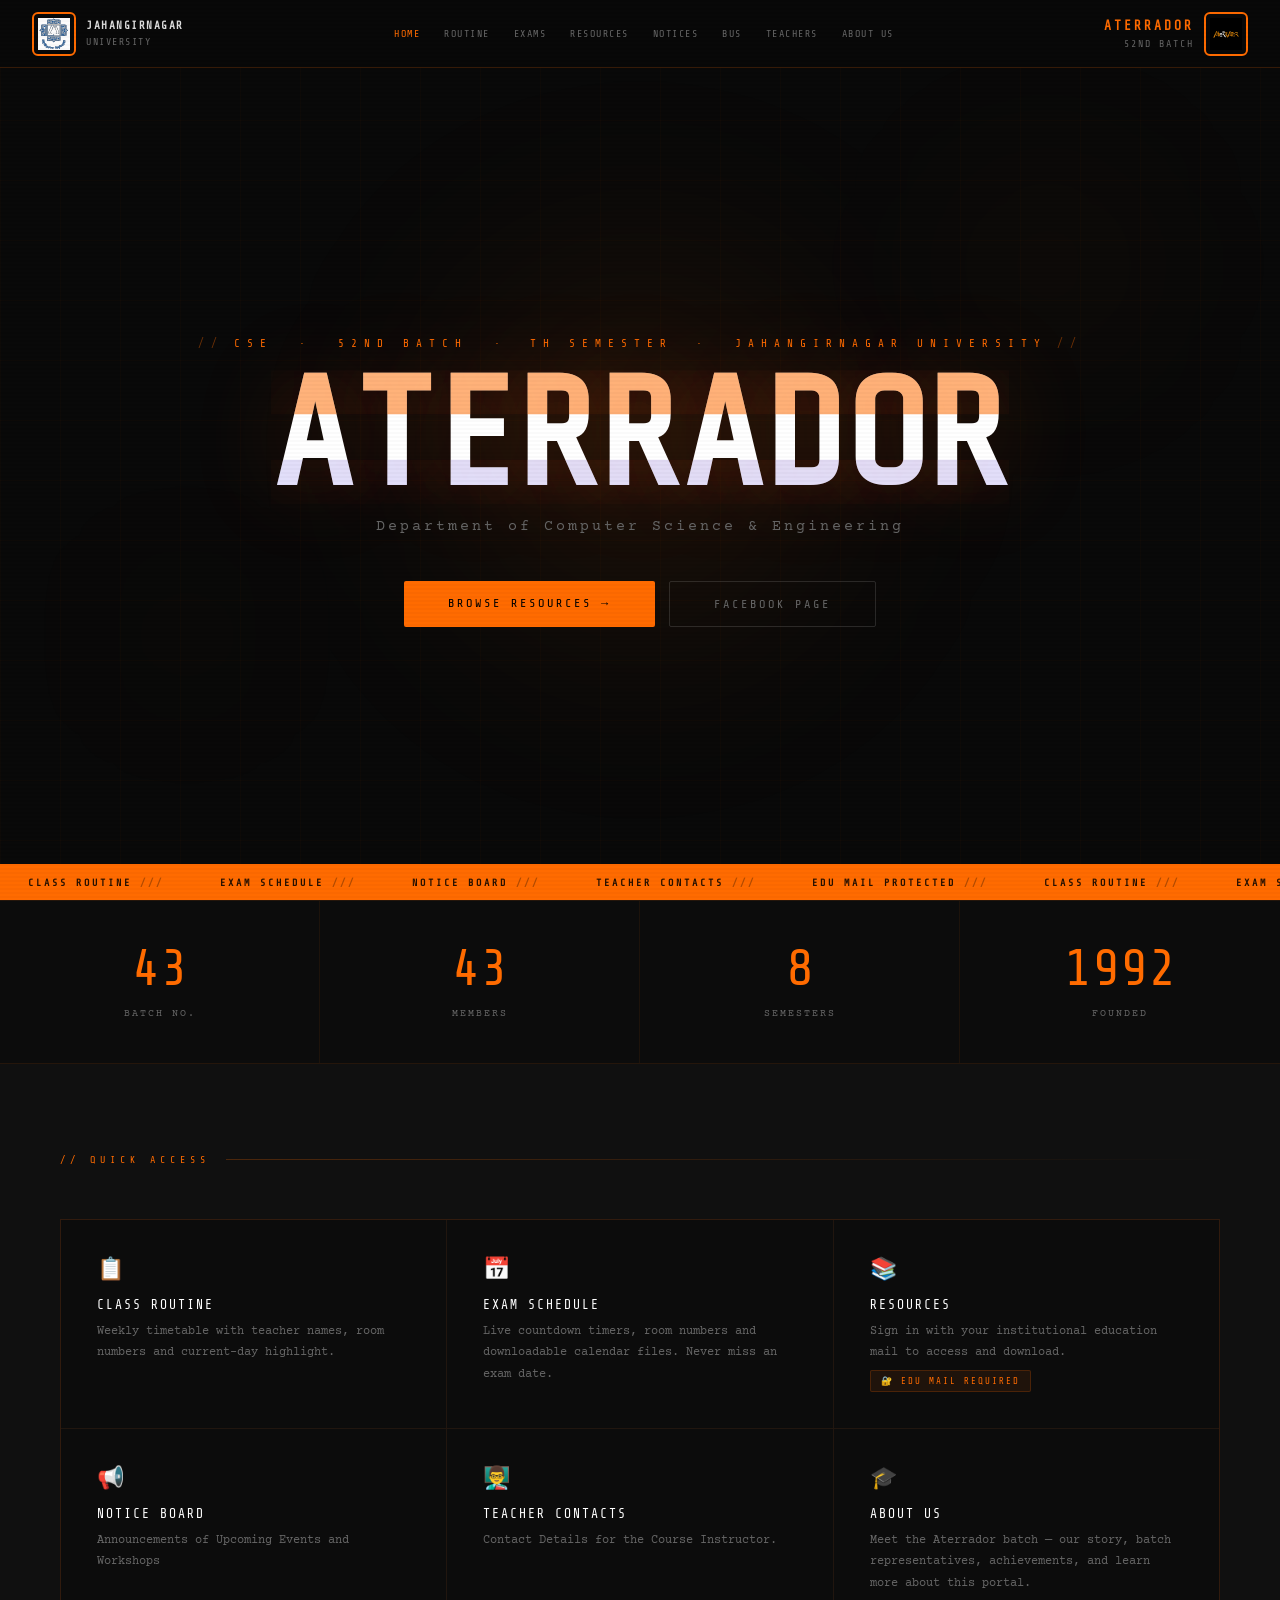
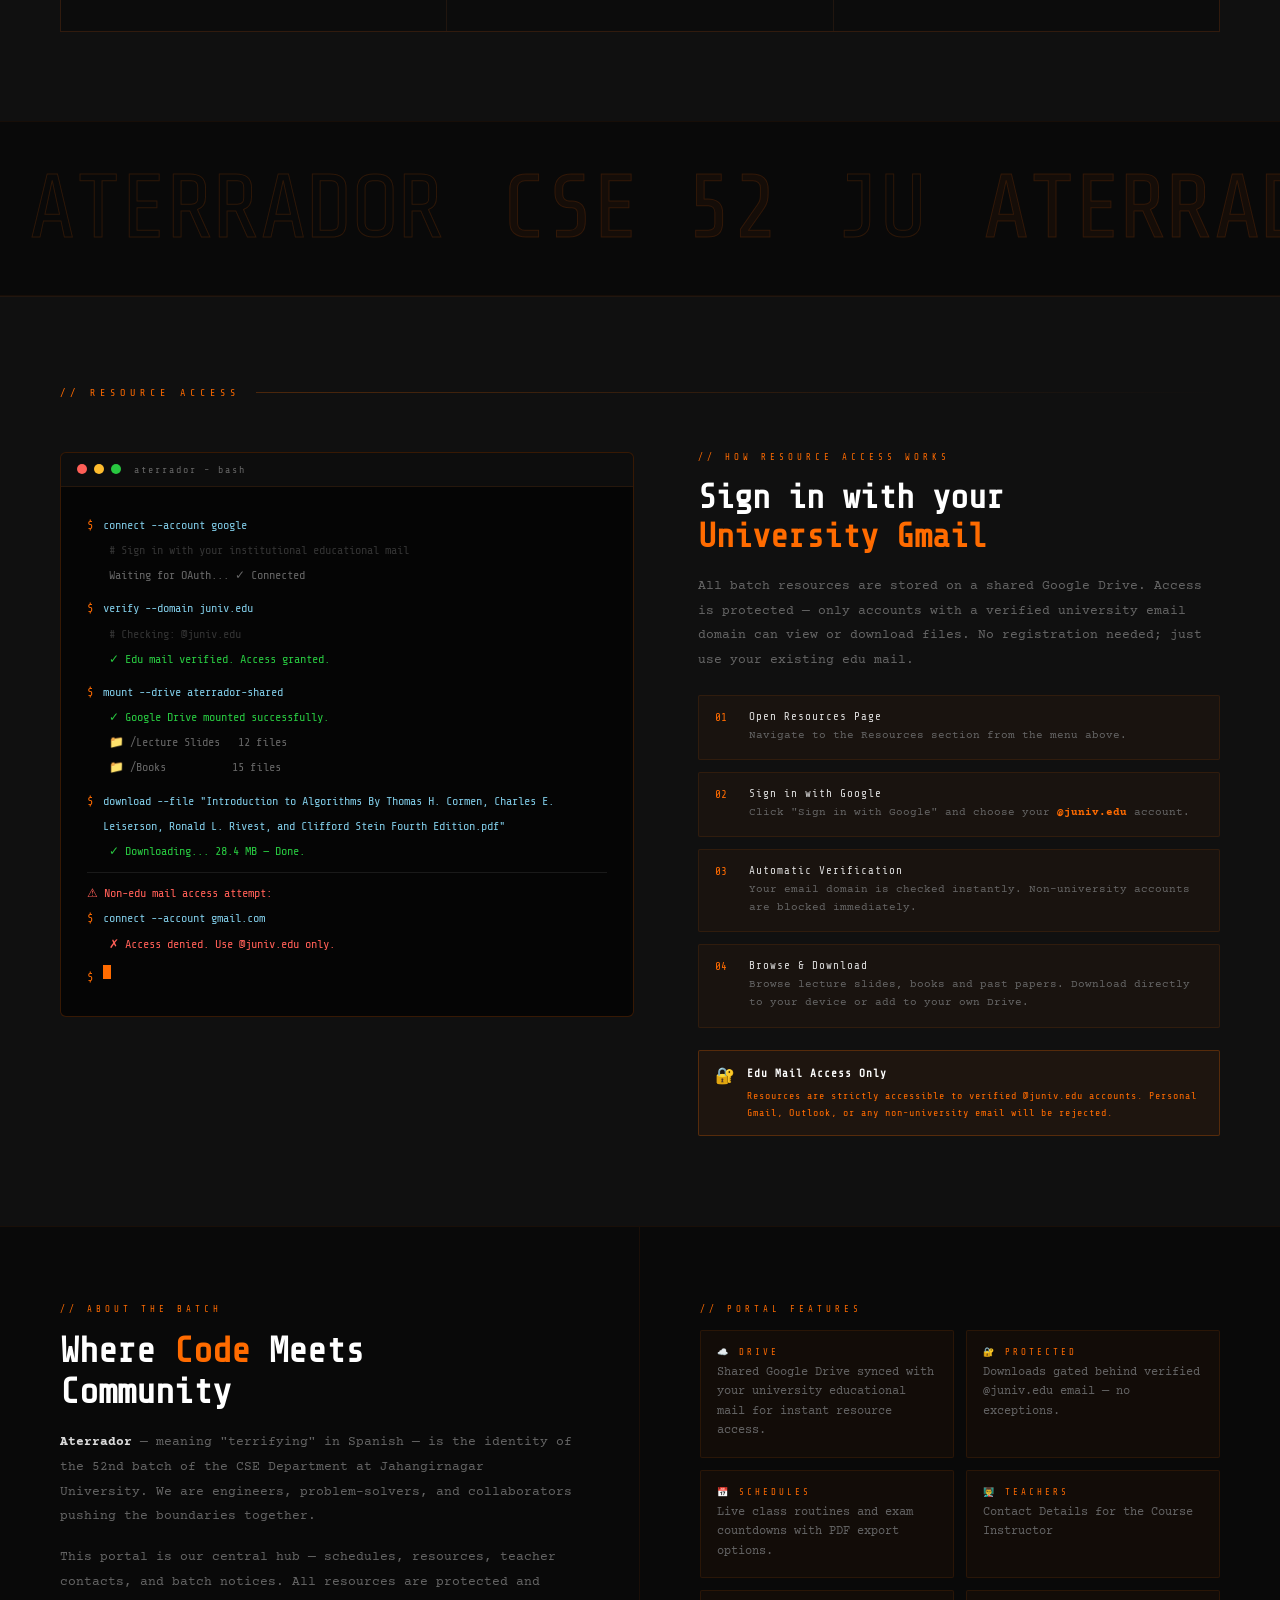
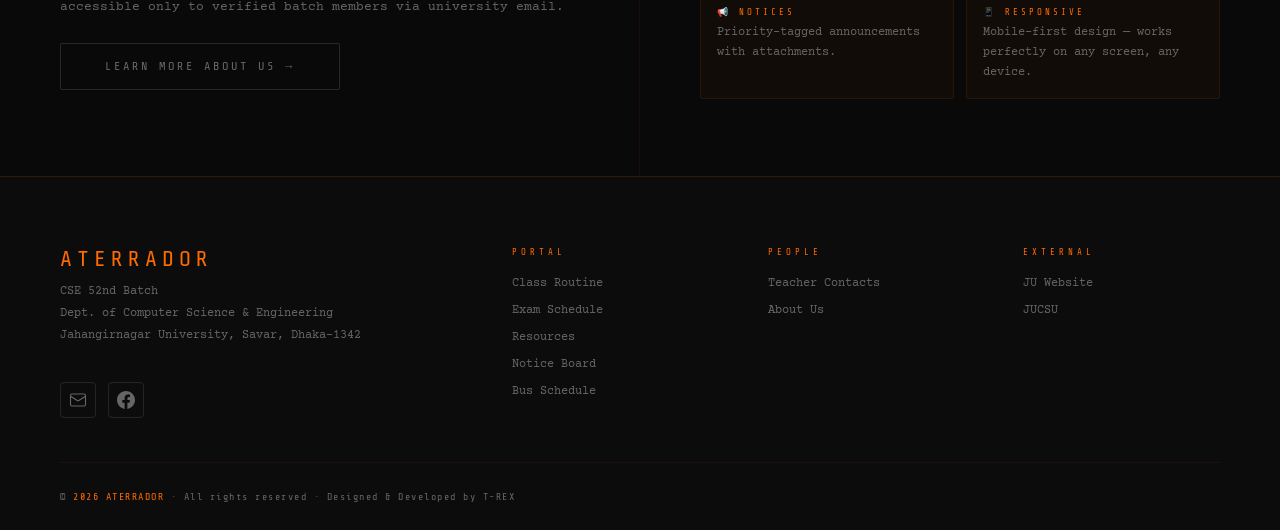
<file: index.html>
<!doctype html>
<html lang="en">
  <head>
    <meta charset="UTF-8" />
    <meta name="viewport" content="width=device-width, initial-scale=1.0" />
    <meta http-equiv="X-UA-Compatible" content="IE=edge" />
    <meta
      name="description"
      content="ATERRADOR — CSE 52nd Batch portal, Jahangirnagar University. Class routine, exam schedule, notices, resources and more." />
    <meta property="og:title" content="ATERRADOR — CSE 52nd Batch" />
    <meta
      property="og:description"
      content="Official batch portal for CSE 52nd Batch, Jahangirnagar University." />
    <meta property="og:url" content="https://aterrador32.vercel.app" />
    <meta http-equiv="X-Content-Type-Options" content="nosniff" />
    <meta
      http-equiv="Referrer-Policy"
      content="strict-origin-when-cross-origin" />
    <link rel="icon" type="image/png" href="Images/favicon1.png" />
    <title>ATERRADOR — CSE 52nd Batch | Jahangirnagar University</title>
    <link rel="preconnect" href="https://fonts.googleapis.com" />
    <link rel="preconnect" href="https://fonts.gstatic.com" crossorigin />
    <link
      href="https://fonts.googleapis.com/css2?family=Share+Tech+Mono&family=Courier+Prime:wght@400;700&display=swap"
      rel="stylesheet" />
    <link rel="stylesheet" href="css/styles.css" />
  </head>
  <body>
    <a href="#main" class="skip">Skip to main content</a>
    <div class="grid-bg" aria-hidden="true"></div>

    <!-- ════════════════════════════════════
     HEADER 
════════════════════════════════════ -->
    <header role="banner">
      <a
        href="https://www.juniv.edu"
        target="_blank"
        rel="noopener noreferrer"
        class="hd-ju"
        aria-label="Jahangirnagar University official website">
        <div class="ju-box">
          <img src="Images/JU_logo_White.svg" alt="Jahangirnagar University" />
        </div>
        <div class="ju-lbl"><strong>Jahangirnagar</strong>University</div>
      </a>

      <nav class="desk" aria-label="Primary navigation">
        <a href="index.html" class="cur" aria-current="page">Home</a>
        <a href="routine.html">Routine</a>
        <a href="exam-schedule.html">Exams</a>
        <a href="resources.html">Resources</a>
        <a href="notice-board.html">Notices</a>
        <a href="bus-schedule.html">Bus</a>
        <a href="teachers.html">Teachers</a>
        <a href="about.html">About Us</a>
      </nav>

      <a href="index.html" class="hd-bt">
        <div class="bt-box">
          <img src="Images/aterrador_logo.svg" alt="CSE 52" />
        </div>
        <div class="bt-lbl"><strong>ATERRADOR</strong>52nd Batch</div>
      </a>

      <button
        class="burger"
        id="burger"
        aria-label="Open menu"
        aria-expanded="false"
        aria-controls="mob-nav">
        <span></span><span></span><span></span>
      </button>
    </header>

    <nav class="mob" id="mob-nav" aria-label="Mobile navigation">
      <a href="index.html" class="cur" aria-current="page">Home</a>
      <a href="routine.html">Routine</a>
      <a href="exam-schedule.html">Exams</a>
      <a href="resources.html">Resources</a>
      <a href="notice-board.html">Notices</a>
      <a href="bus-schedule.html">Bus</a>
      <a href="teachers.html">Teachers</a>
      <a href="about.html">About Us</a>
    </nav>
    <!-- ════════════════════════════════════
     MAIN
════════════════════════════════════ -->
    <main id="main">
      <!-- ── HERO ── -->
      <section class="hero" aria-labelledby="hero-h">
        <div class="orb o1" aria-hidden="true"></div>
        <div class="orb o2" aria-hidden="true"></div>
        <div class="orb o3" aria-hidden="true"></div>

        <div class="eyebrow">
          CSE &nbsp;·&nbsp; 52nd Batch &nbsp;·&nbsp;
          <span data-semester>th Semester</span> &nbsp;·&nbsp; Jahangirnagar
          University
        </div>
        <h1 class="htitle" id="hero-h" data-text="ATERRADOR">ATERRADOR</h1>
        <p class="hsub">Department of Computer Science &amp; Engineering</p>

        <div class="hcta">
          <a href="resources.html" class="btn-p"
            ><span>Browse Resources →</span></a
          >
          <a
            href="https://facebook.com/aterrador32"
            target="_blank"
            rel="noopener noreferrer"
            class="btn-o"
            >Facebook Page</a
          >
        </div>

        <div class="tick-wrap" aria-hidden="true">
          <div class="tick">
            <span class="ti">Class Routine <span class="sep">///</span></span>
            <span class="ti">Exam Schedule <span class="sep">///</span></span>
            <span class="ti">Notice Board <span class="sep">///</span></span>
            <span class="ti"
              >Teacher Contacts <span class="sep">///</span></span
            >
            <span class="ti"
              >Edu Mail Protected <span class="sep">///</span></span
            >
            <span class="ti">Class Routine <span class="sep">///</span></span>
            <span class="ti">Exam Schedule <span class="sep">///</span></span>

            <span class="ti">Notice Board <span class="sep">///</span></span>
            <span class="ti"
              >Teacher Contacts <span class="sep">///</span></span
            >
            <span class="ti"
              >Edu Mail Protected <span class="sep">///</span></span
            >
          </div>
        </div>
      </section>

      <!-- ── STATS ── -->
      <div class="stats" role="region" aria-label="Batch statistics">
        <div class="si">
          <span class="sn" data-target="52">0</span
          ><span class="sl">Batch No.</span>
        </div>
        <div class="si">
          <span class="sn" data-target="52">0</span
          ><span class="sl">Members</span>
        </div>
        <div class="si">
          <span class="sn" data-target="8">0</span
          ><span class="sl">Semesters</span>
        </div>
        <div class="si">
          <span class="sn" data-target="2023">0</span
          ><span class="sl">Founded</span>
        </div>
      </div>

      <!-- ── QUICK ACCESS CARDS ── -->
      <div class="w w-dk">
        <section class="sec" aria-labelledby="qa-h">
          <div class="sec-hd">
            <span class="sec-tag" id="qa-h">// Quick Access</span>
            <div class="sec-ln" aria-hidden="true"></div>
          </div>
          <div class="cgrid">
            <a href="routine.html" class="card">
              <div class="c-bar"></div>
              <span class="c-ico" aria-hidden="true">📋</span>
              <div class="c-tit">Class Routine</div>
              <div class="c-dsc">
                Weekly timetable with teacher names, room numbers and
                current-day highlight.
              </div>
              <div class="c-arr" aria-hidden="true">→</div>
            </a>

            <a href="exam-schedule.html" class="card">
              <div class="c-bar"></div>
              <span class="c-ico" aria-hidden="true">📅</span>
              <div class="c-tit">Exam Schedule</div>
              <div class="c-dsc">
                Live countdown timers, room numbers and downloadable calendar
                files. Never miss an exam date.
              </div>
              <div class="c-arr" aria-hidden="true">→</div>
            </a>

            <a href="resources.html" class="card">
              <div class="c-bar"></div>
              <span class="c-ico" aria-hidden="true">📚</span>
              <div class="c-tit">Resources</div>
              <div class="c-dsc">
                Sign in with your institutional education mail to access and
                download.
              </div>
              <div class="lock-badge" style="margin-top: 6px">
                🔐 Edu Mail Required
              </div>
              <div class="c-arr" aria-hidden="true">→</div>
            </a>

            <a href="notice-board.html" class="card">
              <div class="c-bar"></div>
              <span class="c-ico" aria-hidden="true">📢</span>
              <div class="c-tit">Notice Board</div>
              <div class="c-dsc">
                Announcements of Upcoming Events and Workshops
              </div>
              <div class="c-arr" aria-hidden="true">→</div>
            </a>

            <a href="teachers.html" class="card">
              <div class="c-bar"></div>
              <span class="c-ico" aria-hidden="true">👨‍🏫</span>
              <div class="c-tit">Teacher Contacts</div>
              <div class="c-dsc">
                Contact Details for the Course Instructor.
              </div>
              <div class="c-arr" aria-hidden="true">→</div>
            </a>

            <a href="about.html" class="card">
              <div class="c-bar"></div>
              <span class="c-ico" aria-hidden="true">🎓</span>
              <div class="c-tit">About Us</div>
              <div class="c-dsc">
                Meet the Aterrador batch — our story, batch representatives,
                achievements, and learn more about this portal.
              </div>
              <div class="c-arr" aria-hidden="true">→</div>
            </a>
          </div>
        </section>
      </div>

      <!-- ── MARQUEE ── -->
      <div class="marq" aria-hidden="true">
        <div class="mt">
          <span class="mi">ATERRADOR</span><span class="mi f">CSE&nbsp;52</span>
          <span class="mi">JU</span><span class="mi f">ATERRADOR</span>
          <span class="mi">CSE&nbsp;52</span><span class="mi f">JU</span>
          <span class="mi">ATERRADOR</span><span class="mi f">CSE&nbsp;52</span>
          <span class="mi">JU</span><span class="mi f">ATERRADOR</span>
          <span class="mi">CSE&nbsp;52</span><span class="mi f">JU</span>
        </div>
      </div>

      <!-- ── GOOGLE DRIVE RESOURCES SECTION ── -->
      <div class="w w-dk w-bdt">
        <section class="sec" aria-labelledby="drive-h">
          <div class="sec-hd">
            <span class="sec-tag" id="drive-h">// Resource Access</span>
            <div class="sec-ln" aria-hidden="true"></div>
          </div>

          <div class="drive-wrap">
            <!-- Terminal visual -->
            <div
              class="terminal"
              role="img"
              aria-label="Terminal showing edu mail verification and Google Drive access flow">
              <div class="t-bar">
                <div class="dot dr"></div>
                <div class="dot dy"></div>
                <div class="dot dg"></div>
                <span class="t-lbl">aterrador ~ bash</span>
              </div>
              <div class="t-body">
                <div class="tr">
                  <span class="tp">$</span
                  ><span class="tc">connect --account google</span>
                </div>
                <div class="tcm">
                  # Sign in with your institutional educational mail
                </div>
                <div class="to">Waiting for OAuth... ✓ Connected</div>

                <div class="tr" style="margin-top: 8px">
                  <span class="tp">$</span
                  ><span class="tc">verify --domain juniv.edu</span>
                </div>
                <div class="tcm"># Checking: @juniv.edu</div>
                <div class="tok">✓ Edu mail verified. Access granted.</div>

                <div class="tr" style="margin-top: 8px">
                  <span class="tp">$</span
                  ><span class="tc">mount --drive aterrador-shared</span>
                </div>
                <div class="tok">✓ Google Drive mounted successfully.</div>
                <div class="to">📁 /Lecture Slides&nbsp;&nbsp; 12 files</div>
                <div class="to">
                  📁 /Books
                  &nbsp;&nbsp;&nbsp;&nbsp;&nbsp;&nbsp;&nbsp;&nbsp;&nbsp; 15
                  files
                </div>

                <div class="tr" style="margin-top: 8px">
                  <span class="tp">$</span
                  ><span class="tc"
                    >download --file "Introduction to Algorithms By Thomas H.
                    Cormen, Charles E. Leiserson, Ronald L. Rivest, and Clifford
                    Stein Fourth Edition.pdf"</span
                  >
                </div>
                <div class="tok">✓ Downloading... 28.4 MB — Done.</div>

                <div
                  style="
                    margin-top: 8px;
                    border-top: 1px solid #1a1a1a;
                    padding-top: 8px;
                  ">
                  <div class="terr" style="padding-left: 0">
                    ⚠ Non-edu mail access attempt:
                  </div>
                  <div class="tr">
                    <span class="tp">$</span
                    ><span class="tc">connect --account gmail.com</span>
                  </div>
                  <div class="terr">✗ Access denied. Use @juniv.edu only.</div>
                </div>

                <div class="tr" style="margin-top: 8px">
                  <span class="tp">$</span><span class="cur"></span>
                </div>
              </div>
            </div>

            <!-- Info + steps -->
            <div>
              <div class="d-tag">// How Resource Access Works</div>
              <h2 class="d-h">
                Sign in with your<br /><em>University Gmail</em>
              </h2>
              <p class="d-p">
                All batch resources are stored on a shared Google Drive. Access
                is protected — only accounts with a verified university email
                domain can view or download files. No registration needed; just
                use your existing edu mail.
              </p>

              <div class="steps">
                <div class="step">
                  <span class="s-n">01</span>
                  <div>
                    <div class="s-t">Open Resources Page</div>
                    <div class="s-d">
                      Navigate to the Resources section from the menu above.
                    </div>
                  </div>
                </div>
                <div class="step">
                  <span class="s-n">02</span>
                  <div>
                    <div class="s-t">Sign in with Google</div>
                    <div class="s-d">
                      Click "Sign in with Google" and choose your
                      <strong style="color: var(--or)">@juniv.edu</strong>
                      account.
                    </div>
                  </div>
                </div>
                <div class="step">
                  <span class="s-n">03</span>
                  <div>
                    <div class="s-t">Automatic Verification</div>
                    <div class="s-d">
                      Your email domain is checked instantly. Non-university
                      accounts are blocked immediately.
                    </div>
                  </div>
                </div>
                <div class="step">
                  <span class="s-n">04</span>
                  <div>
                    <div class="s-t">Browse &amp; Download</div>
                    <div class="s-d">
                      Browse lecture slides, books and past papers. Download
                      directly to your device or add to your own Drive.
                    </div>
                  </div>
                </div>
              </div>

              <div class="warn-box" role="alert">
                <span class="warn-ico">🔐</span>
                <div class="warn-txt">
                  <strong>Edu Mail Access Only</strong>
                  Resources are strictly accessible to verified @juniv.edu
                  accounts. Personal Gmail, Outlook, or any non-university email
                  will be rejected.
                </div>
              </div>
            </div>
          </div>
        </section>
      </div>

      <!-- ── ABOUT + FEATURES ── -->
      <div class="split">
        <div class="sc">
          <div class="sc-tag">// About the Batch</div>
          <h2 class="sc-h">Where <em>Code</em> Meets<br />Community</h2>
          <p class="sc-p">
            <strong style="color: var(--tx)">Aterrador</strong> — meaning
            "terrifying" in Spanish — is the identity of the 52nd batch of the
            CSE Department at Jahangirnagar University. We are engineers,
            problem-solvers, and collaborators pushing the boundaries together.
          </p>
          <p class="sc-p">
            This portal is our central hub — schedules, resources, teacher
            contacts, and batch notices. All resources are protected and
            accessible only to verified batch members via university email.
          </p>
          <a
            href="about.html"
            class="btn-o"
            style="display: inline-block; margin-top: 8px"
            >Learn More About Us →</a
          >
        </div>
        <div class="sc">
          <div class="sc-tag">// Portal Features</div>
          <div class="feat-grid">
            <div class="feat">
              <div class="f-lbl">☁️ Drive</div>
              <div class="f-txt">
                Shared Google Drive synced with your university educational mail
                for instant resource access.
              </div>
            </div>
            <div class="feat">
              <div class="f-lbl">🔐 Protected</div>
              <div class="f-txt">
                Downloads gated behind verified @juniv.edu email — no
                exceptions.
              </div>
            </div>
            <div class="feat">
              <div class="f-lbl">📅 Schedules</div>
              <div class="f-txt">
                Live class routines and exam countdowns with PDF export options.
              </div>
            </div>
            <div class="feat">
              <div class="f-lbl">👨‍🏫 Teachers</div>
              <div class="f-txt">Contact Details for the Course Instructor</div>
            </div>
            <div class="feat">
              <div class="f-lbl">📢 Notices</div>
              <div class="f-txt">
                Priority-tagged announcements with attachments.
              </div>
            </div>
            <div class="feat">
              <div class="f-lbl">📱 Responsive</div>
              <div class="f-txt">
                Mobile-first design — works perfectly on any screen, any device.
              </div>
            </div>
          </div>
        </div>
      </div>
    </main>

    <!-- ════════════════════════════════════
     FOOTER
════════════════════════════════════ -->
    <footer role="contentinfo">
      <div class="fg">
        <div>
          <div class="fb-n">ATERRADOR</div>
          <div class="fb-i">
            CSE 52nd Batch<br />
            Dept. of Computer Science &amp; Engineering<br />
            Jahangirnagar University, Savar, Dhaka-1342<br /><br />
            <div class="f-contact">
              <a
                href="mailto:aterrador32@gmail.com"
                class="f-icon"
                aria-label="Email">
                <svg
                  width="20"
                  height="20"
                  viewBox="0 0 24 24"
                  fill="none"
                  stroke="currentColor"
                  stroke-width="1.5"
                  stroke-linecap="round"
                  stroke-linejoin="round">
                  <rect x="2" y="4" width="20" height="16" rx="2"></rect>
                  <path d="m22 7-8.97 5.7a1.94 1.94 0 0 1-2.06 0L2 7"></path>
                </svg>
              </a>
              <a
                href="https://facebook.com/aterrador32"
                target="_blank"
                rel="noopener"
                class="f-icon"
                aria-label="Facebook">
                <svg
                  width="20"
                  height="20"
                  viewBox="0 0 24 24"
                  fill="currentColor">
                  <path
                    d="M24 12.073c0-6.627-5.373-12-12-12s-12 5.373-12 12c0 5.99 4.388 10.954 10.125 11.854v-8.385H7.078v-3.47h3.047V9.43c0-3.007 1.792-4.669 4.533-4.669 1.312 0 2.686.235 2.686.235v2.953H15.83c-1.491 0-1.956.925-1.956 1.874v2.25h3.328l-.532 3.47h-2.796v8.385C19.612 23.027 24 18.062 24 12.073z" />
                </svg>
              </a>
            </div>
          </div>
        </div>
        <div>
          <div class="fct">Portal</div>
          <ul class="fl">
            <li><a href="routine.html">Class Routine</a></li>
            <li><a href="exam-schedule.html">Exam Schedule</a></li>
            <li><a href="resources.html">Resources</a></li>
            <li><a href="notice-board.html">Notice Board</a></li>
            <li><a href="bus-schedule.html">Bus Schedule</a></li>
          </ul>
        </div>
        <div>
          <div class="fct">People</div>
          <ul class="fl">
            <li><a href="teachers.html">Teacher Contacts</a></li>
            <li><a href="about.html">About Us</a></li>
          </ul>
        </div>
        <div>
          <div class="fct">External</div>
          <ul class="fl">
            <li>
              <a href="https://www.juniv.edu" target="_blank" rel="noopener"
                >JU Website</a
              >
            </li>
            <li>
              <a href="https://jucsu.juniv.edu/" target="_blank" rel="noopener"
                >JUCSU</a
              >
            </li>
          </ul>
        </div>
      </div>
      <div class="fbot">
        <div class="fcpy">
          © <span id="yr"></span> <span>ATERRADOR</span> · All rights reserved ·
          Designed &amp; Developed by T-REX
        </div>
      </div>
    </footer>

    <!-- ════════════════════════════════════
     SCRIPTS
════════════════════════════════════ -->
    <script src="js/config.js"></script>
    <script src="js/main.js"></script>
  </body>
</html>
</file>
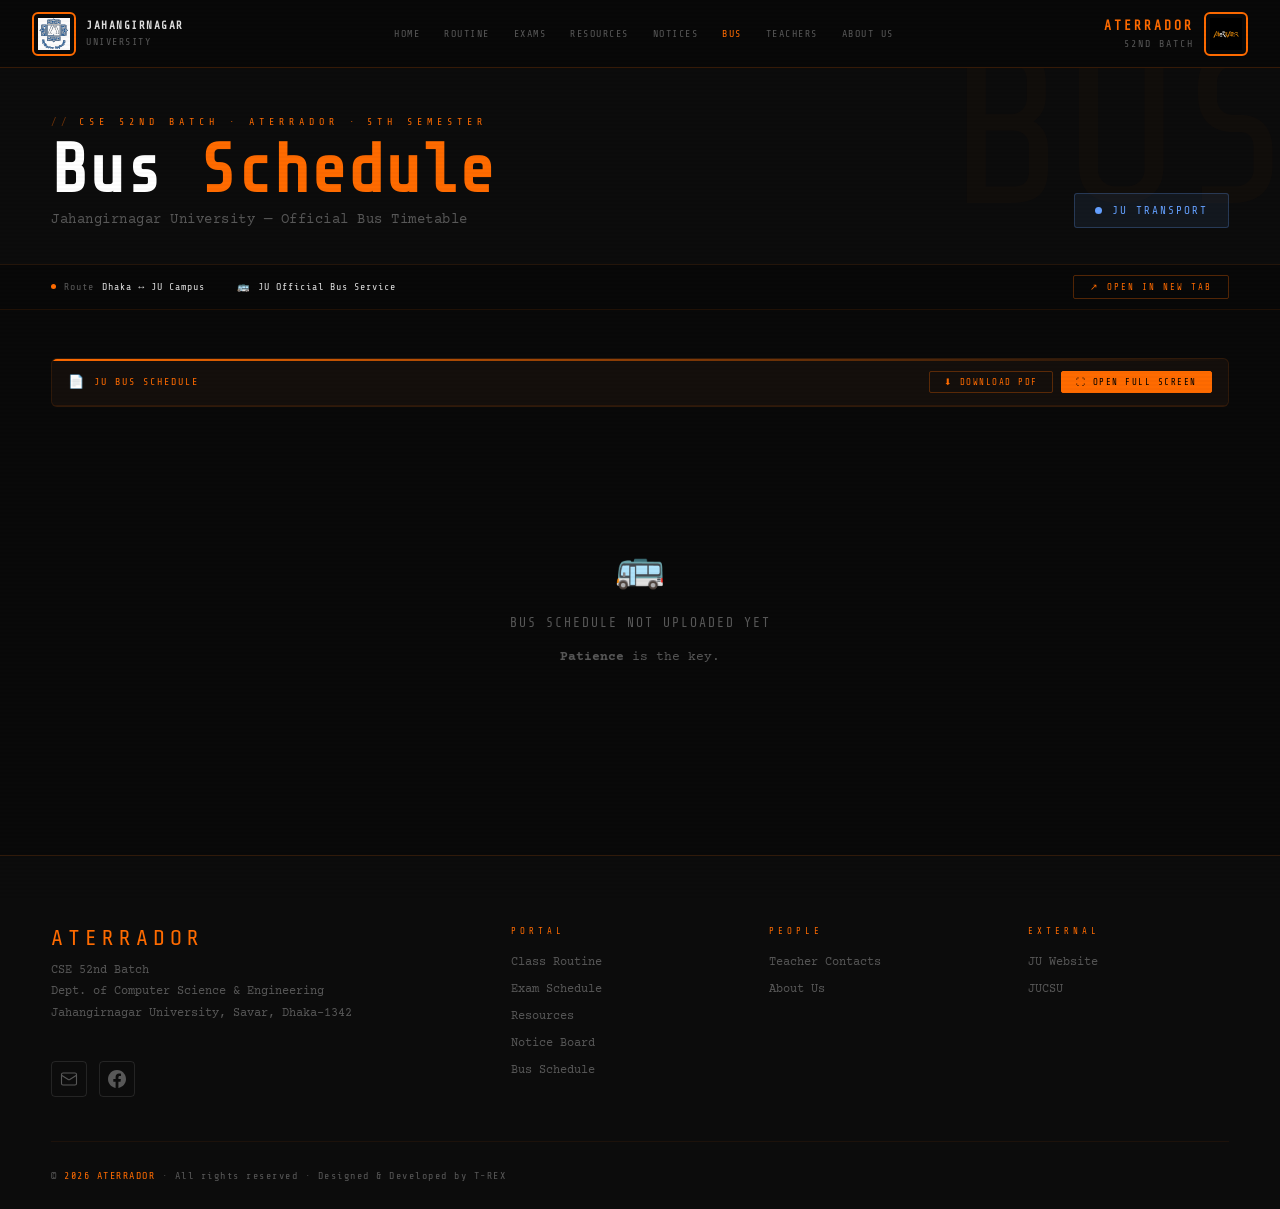
<file: bus-schedule.html>
<!doctype html>
<html lang="en">
  <head>
    <meta charset="UTF-8" />
    <meta name="viewport" content="width=device-width, initial-scale=1.0" />
    <meta http-equiv="X-UA-Compatible" content="IE=edge" />
    <link rel="icon" type="image/png" href="Images/favicon1.png" />
    <meta
      name="description"
      content="JU Bus Schedule — CSE 52nd Batch (Aterrador), Jahangirnagar University." />
    <meta http-equiv="X-Content-Type-Options" content="nosniff" />
    <meta
      http-equiv="Referrer-Policy"
      content="strict-origin-when-cross-origin" />
    <title>Bus Schedule · ATERRADOR — CSE 52nd Batch</title>
    <link rel="preconnect" href="https://fonts.googleapis.com" />
    <link rel="preconnect" href="https://fonts.gstatic.com" crossorigin />
    <link
      href="https://fonts.googleapis.com/css2?family=Share+Tech+Mono&family=Courier+Prime:wght@400;700&display=swap"
      rel="stylesheet" />
    <link rel="stylesheet" href="css/bus-schedule.css" />
  </head>
  <body>
    <a href="#main" class="skip">Skip to content</a>
    <div class="gbg" aria-hidden="true"></div>

    <!-- ══════ HEADER ══════ -->
    <header role="banner">
      <a
        href="https://www.juniv.edu"
        target="_blank"
        rel="noopener noreferrer"
        class="hd-ju"
        aria-label="Jahangirnagar University official website">
        <div class="ju-box">
          <img src="Images/JU_logo_White.svg" alt="Jahangirnagar University" />
        </div>
        <div class="ju-lbl"><strong>Jahangirnagar</strong>University</div>
      </a>
      <nav class="desk" aria-label="Primary navigation">
        <a href="index.html">Home</a>
        <a href="routine.html">Routine</a>
        <a href="exam-schedule.html">Exams</a>
        <a href="resources.html">Resources</a>
        <a href="notice-board.html">Notices</a>
        <a href="bus-schedule.html" class="cur" aria-current="page">Bus</a>
        <a href="teachers.html">Teachers</a>
        <a href="about.html">About Us</a>
      </nav>
      <a href="index.html" class="hd-bt">
        <div class="bt-box">
          <img src="Images/aterrador_logo.svg" alt="CSE 52" />
        </div>
        <div class="bt-lbl"><strong>ATERRADOR</strong>52nd Batch</div>
      </a>
      <button
        class="burger"
        id="burger"
        aria-label="Open menu"
        aria-expanded="false"
        aria-controls="mob-nav">
        <span></span><span></span><span></span>
      </button>
    </header>

    <nav class="mob" id="mob-nav" aria-label="Mobile navigation">
      <a href="index.html">Home</a>
      <a href="routine.html">Routine</a>
      <a href="exam-schedule.html">Exams</a>
      <a href="resources.html">Resources</a>
      <a href="notice-board.html">Notices</a>
      <a href="bus-schedule.html">Bus</a>
      <a href="teachers.html">Teachers</a>
      <a href="about.html">About Us</a>
    </nav>

    <!-- ══════ BANNER ══════ -->
    <div class="banner">
      <div class="ban-in">
        <div class="ban-left">
          <div class="ban-eye">
            CSE 52nd Batch · Aterrador · <span data-semester> th Semester</span>
          </div>
          <h1 class="ban-h" id="ban-h">Bus <em>Schedule</em></h1>
          <p class="ban-sub" id="ban-sub">
            Jahangirnagar University — Official Bus Timetable
          </p>
        </div>
        <div class="ban-badge">
          <div class="ban-badge-dot"></div>
          JU Transport
        </div>
      </div>
    </div>

    <!-- ══════ INFO STRIP ══════ -->
    <div class="info-strip">
      <div class="is-in">
        <div class="is-item">
          <div class="is-dot"></div>
          Route <span>Dhaka ↔ JU Campus</span>
        </div>
        <div class="is-item">🚌 <span>JU Official Bus Service</span></div>
        <div class="is-item is-right">
          <a
            id="open-btn"
            class="open-btn"
            href="#"
            target="_blank"
            rel="noopener noreferrer">
            ↗ Open in new tab
          </a>
        </div>
      </div>
    </div>
    <!-- Loading state -->
    <div
      id="bs-loading"
      style="
        min-height: 50vh;
        display: flex;
        align-items: center;
        justify-content: center;
        flex-direction: column;
        gap: 16px;
      ">
      <div
        style="
          width: 28px;
          height: 28px;
          border: 2px solid rgba(255, 107, 0, 0.18);
          border-top-color: #ff6b00;
          border-radius: 50%;
          animation: spin 0.8s linear infinite;
        "></div>
      <div
        style="
          font-family: &quot;Share Tech Mono&quot;, monospace;
          font-size: 10px;
          letter-spacing: 3px;
          text-transform: uppercase;
          color: #585858;
        ">
        Loading timetable…
      </div>
    </div>

    <!-- Error state -->
    <div
      id="bs-error"
      style="
        display: none;
        min-height: 300px;
        padding: 60px 20px;
        text-align: center;
      ">
      <div
        style="
          font-family: &quot;Share Tech Mono&quot;, monospace;
          font-size: 10px;
          letter-spacing: 3px;
          text-transform: uppercase;
          color: #ff4444;
          margin-bottom: 10px;
        ">
        ⚠ Could not load routine
      </div>
      <button
        onclick="loadRoutine()"
        style="
          font-family: &quot;Share Tech Mono&quot;, monospace;
          font-size: 9px;
          letter-spacing: 2px;
          text-transform: uppercase;
          color: #ff6b00;
          background: transparent;
          border: 1px solid rgba(255, 107, 0, 0.3);
          padding: 8px 20px;
          border-radius: 2px;
          cursor: pointer;
        ">
        ↺ Retry
      </button>
    </div>
    <!-- ══════ MAIN ══════ -->
    <main id="main">
      <div id="bs-main" style="display: none">
        <div class="viewer-wrap">
          <div class="pdf-shell">
            <!-- toolbar -->
            <div class="pdf-toolbar">
              <div class="pdf-title">JU Bus Schedule</div>
              <div class="pdf-actions">
                <a
                  id="download-btn"
                  class="pdf-btn"
                  href="#"
                  download
                  target="_blank"
                  rel="noopener noreferrer">
                  ⬇ Download PDF
                </a>
                <a
                  id="fullscreen-btn"
                  class="pdf-btn primary"
                  href="#"
                  target="_blank"
                  rel="noopener noreferrer">
                  ⛶ Open Full Screen
                </a>
              </div>
            </div>
          </div>

          <!-- PDF iframe -->
          <iframe
            id="pdf-frame"
            class="pdf-frame"
            src=""
            allow="autoplay"
            allowfullscreen
            title="JU Bus Schedule PDF"
            aria-label="JU Bus Schedule PDF viewer"></iframe>

          <!-- blocked fallback -->
          <div class="pdf-blocked" id="pdf-blocked">
            <div class="pdf-blocked-ico">🚌</div>
            <div class="pdf-blocked-title">PDF could not be embedded</div>
            <div class="pdf-blocked-sub">
              Google Drive may have blocked the preview in this browser.<br />
              <a
                id="fallback-link"
                href="#"
                target="_blank"
                rel="noopener noreferrer">
                Open the bus schedule directly on Google Drive →
              </a>
            </div>
          </div>
        </div>
        <!-- /pdf-shell -->
      </div>
    </main>
    <!-- ══════ FOOTER ══════ -->
    <footer role="contentinfo">
      <div class="fg">
        <div>
          <div class="fb-n">ATERRADOR</div>
          <div class="fb-i">
            CSE 52nd Batch<br />
            Dept. of Computer Science &amp; Engineering<br />
            Jahangirnagar University, Savar, Dhaka-1342<br /><br />
            <div class="f-contact">
              <a
                href="mailto:aterrador32@gmail.com"
                class="f-icon"
                aria-label="Email">
                <svg
                  width="20"
                  height="20"
                  viewBox="0 0 24 24"
                  fill="none"
                  stroke="currentColor"
                  stroke-width="1.5"
                  stroke-linecap="round"
                  stroke-linejoin="round">
                  <rect x="2" y="4" width="20" height="16" rx="2"></rect>
                  <path d="m22 7-8.97 5.7a1.94 1.94 0 0 1-2.06 0L2 7"></path>
                </svg>
              </a>
              <a
                href="https://facebook.com/aterrador32"
                target="_blank"
                rel="noopener"
                class="f-icon"
                aria-label="Facebook">
                <svg
                  width="20"
                  height="20"
                  viewBox="0 0 24 24"
                  fill="currentColor">
                  <path
                    d="M24 12.073c0-6.627-5.373-12-12-12s-12 5.373-12 12c0 5.99 4.388 10.954 10.125 11.854v-8.385H7.078v-3.47h3.047V9.43c0-3.007 1.792-4.669 4.533-4.669 1.312 0 2.686.235 2.686.235v2.953H15.83c-1.491 0-1.956.925-1.956 1.874v2.25h3.328l-.532 3.47h-2.796v8.385C19.612 23.027 24 18.062 24 12.073z" />
                </svg>
              </a>
            </div>
          </div>
        </div>
        <div>
          <div class="fct">Portal</div>
          <ul class="fl">
            <li><a href="routine.html">Class Routine</a></li>
            <li><a href="exam-schedule.html">Exam Schedule</a></li>
            <li><a href="resources.html">Resources</a></li>
            <li><a href="notice-board.html">Notice Board</a></li>
            <li><a href="bus-schedule.html">Bus Schedule</a></li>
          </ul>
        </div>
        <div>
          <div class="fct">People</div>
          <ul class="fl">
            <li><a href="teachers.html">Teacher Contacts</a></li>
            <li><a href="about.html">About Us</a></li>
          </ul>
        </div>
        <div>
          <div class="fct">External</div>
          <ul class="fl">
            <li>
              <a href="https://www.juniv.edu" target="_blank" rel="noopener"
                >JU Website</a
              >
            </li>
            <li>
              <a href="https://jucsu.juniv.edu/" target="_blank" rel="noopener"
                >JUCSU</a
              >
            </li>
          </ul>
        </div>
      </div>
      <div class="fbot">
        <div class="fcpy">
          © <span id="yr"></span> <span>ATERRADOR</span> · All rights reserved ·
          Designed &amp; Developed by T-REX
        </div>
      </div>
    </footer>
    <script src="js/config.js"></script>
    <script src="js/bus-schedule.js"></script>
  </body>
</html>
</file>
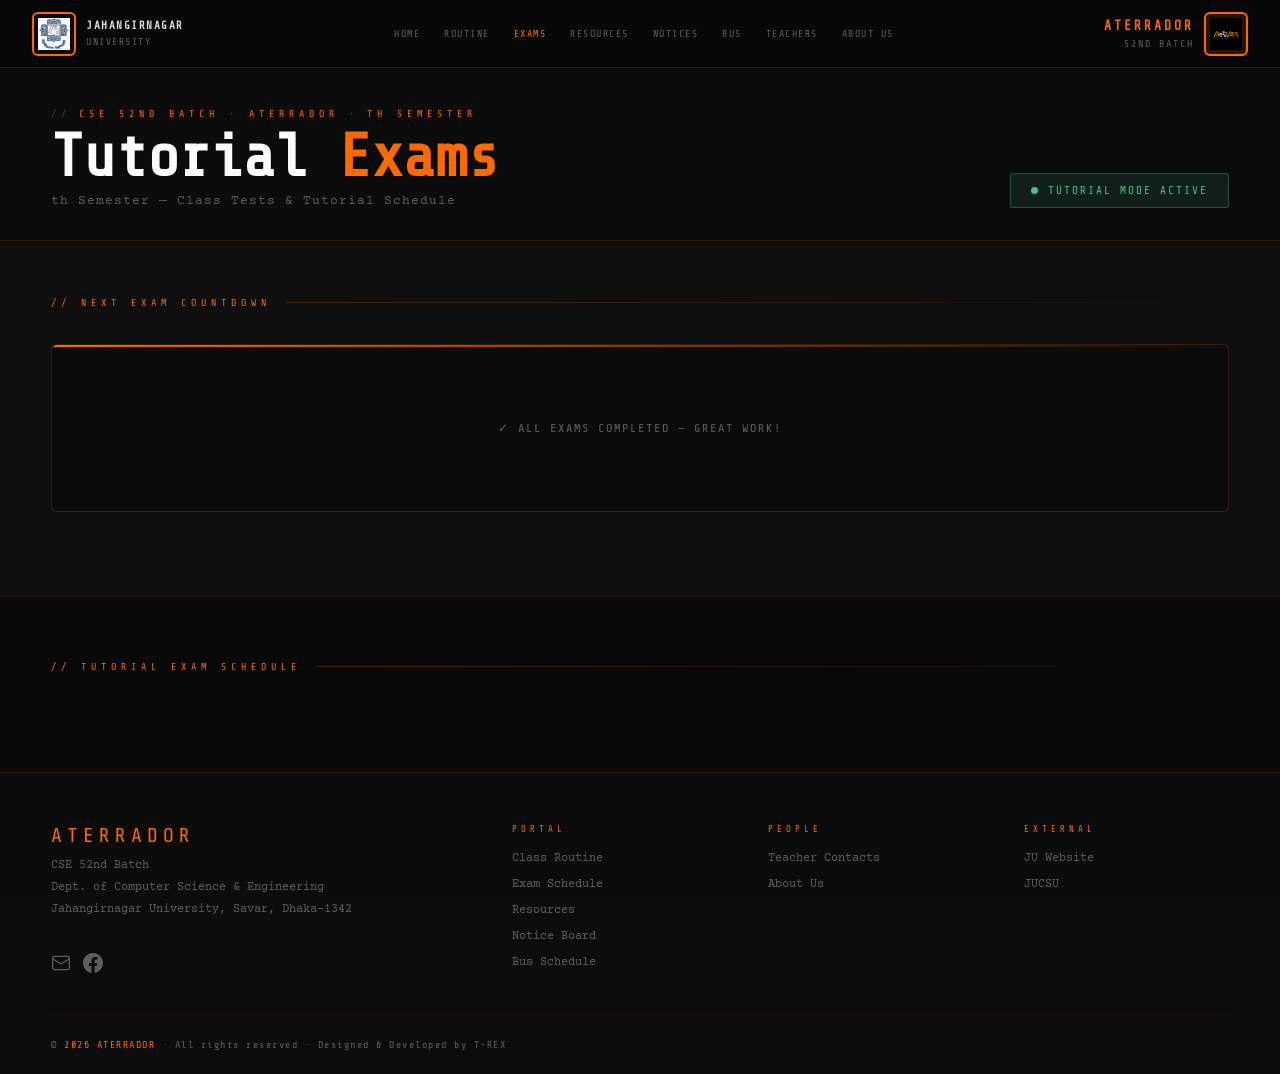
<file: exam-schedule.html>
<!doctype html>
<html lang="en">
  <head>
    <meta charset="UTF-8" />
    <meta name="viewport" content="width=device-width, initial-scale=1.0" />
    <meta http-equiv="X-UA-Compatible" content="IE=edge" />
    <meta
      name="description"
      content="Exam Schedule — CSE 52nd Batch (Aterrador), Jahangirnagar University." />
    <meta http-equiv="X-Content-Type-Options" content="nosniff" />
    <meta
      http-equiv="Referrer-Policy"
      content="strict-origin-when-cross-origin" />
    <link rel="icon" type="image/png" href="Images/favicon1.png" />
    <title>Exam Schedule — ATERRADOR</title>
    <link rel="preconnect" href="https://fonts.googleapis.com" />
    <link rel="preconnect" href="https://fonts.gstatic.com" crossorigin />
    <link
      href="https://fonts.googleapis.com/css2?family=Share+Tech+Mono&family=Courier+Prime:wght@400;700&display=swap"
      rel="stylesheet" />
    <link rel="stylesheet" href="css/exam-schedule.css" />
  </head>
  <body>
    <a href="#main" class="skip">Skip to content</a>
    <div class="grid-bg" aria-hidden="true"></div>

    <!-- ══════ HEADER ══════ -->
    <header role="banner">
      <a
        href="https://www.juniv.edu"
        target="_blank"
        rel="noopener noreferrer"
        class="hd-ju"
        aria-label="Jahangirnagar University official website">
        <div class="ju-box">
          <img src="Images/JU_logo_White.svg" alt="Jahangirnagar University" />
        </div>
        <div class="ju-lbl"><strong>Jahangirnagar</strong>University</div>
      </a>

      <nav class="desk" aria-label="Primary navigation">
        <a href="index.html">Home</a>
        <a href="routine.html">Routine</a>
        <a href="exam-schedule.html" class="cur" aria-current="page">Exams</a>
        <a href="resources.html">Resources</a>
        <a href="notice-board.html">Notices</a>
        <a href="bus-schedule.html">Bus</a>
        <a href="teachers.html">Teachers</a>
        <a href="about.html">About Us</a>
      </nav>

      <a href="index.html" class="hd-bt">
        <div class="bt-box">
          <img src="Images/aterrador_logo.svg" alt="CSE 52" />
        </div>
        <div class="bt-lbl"><strong>ATERRADOR</strong>52nd Batch</div>
      </a>

      <button
        class="burger"
        id="burger"
        aria-label="Open menu"
        aria-expanded="false"
        aria-controls="mob-nav">
        <span></span><span></span><span></span>
      </button>
    </header>

    <nav class="mob" id="mob-nav" aria-label="Mobile navigation">
      <a href="index.html">Home</a>
      <a href="routine.html">Routine</a>
      <a href="exam-schedule.html" class="cur" aria-current="page">Exams</a>
      <a href="resources.html">Resources</a>
      <a href="notice-board.html">Notices</a>
      <a href="bus-schedule.html">Bus</a>
      <a href="teachers.html">Teachers</a>
      <a href="about.html">About Us</a>
    </nav>

    <!-- ══════ MAIN ══════ -->
    <main id="main">
      <!-- ── Loading state  ── -->
      <div
        id="es-loading"
        style="
          min-height: 50vh;
          display: flex;
          align-items: center;
          justify-content: center;
          flex-direction: column;
          gap: 16px;
        ">
        <div
          style="
            width: 28px;
            height: 28px;
            border: 2px solid rgba(255, 107, 0, 0.2);
            border-top-color: #ff6b00;
            border-radius: 50%;
            animation: spin 0.8s linear infinite;
          "></div>
        <div
          style="
            font-family: &quot;Share Tech Mono&quot;, monospace;
            font-size: 10px;
            letter-spacing: 3px;
            text-transform: uppercase;
            color: #585858;
          ">
          Loading exam schedule…
        </div>
      </div>

      <!-- ── Error state ── -->
      <div
        id="es-error"
        style="
          display: none;
          min-height: 40vh;
          display: none;
          align-items: center;
          justify-content: center;
          padding: 60px 20px;
          text-align: center;
        ">
        <div>
          <div
            style="
              font-family: &quot;Share Tech Mono&quot;, monospace;
              font-size: 10px;
              letter-spacing: 3px;
              text-transform: uppercase;
              color: #ff5858;
              margin-bottom: 12px;
            ">
            ⚠ Could not load exam schedule
          </div>
          <div
            style="
              font-family: &quot;Courier Prime&quot;, monospace;
              font-size: 13px;
              color: #585858;
              line-height: 1.8;
              margin-bottom: 16px;
            ">
            Check your connection or try refreshing the page.
          </div>
          <button
            onclick="loadExams()"
            style="
              font-family: &quot;Share Tech Mono&quot;, monospace;
              font-size: 9px;
              letter-spacing: 2px;
              text-transform: uppercase;
              color: #ff6b00;
              background: transparent;
              border: 1px solid rgba(255, 107, 0, 0.3);
              padding: 8px 20px;
              border-radius: 2px;
              cursor: pointer;
            ">
            ↺ Retry
          </button>
        </div>
      </div>

      <!-- ── Main content ── -->
      <div id="es-main" style="display: none">
        <!-- TUTORIAL SECTION -->
        <div id="section-tutorial" style="display: none">
          <div class="page-banner">
            <div class="pb-inner">
              <div>
                <div class="pb-eye">
                  CSE 52nd Batch · Aterrador ·
                  <span data-semester> th Semester</span>
                </div>
                <h1 class="pb-h">Tutorial <span>Exams</span></h1>
                <p class="pb-sub">
                  <span data-semester> th Semester</span> — Class Tests &amp;
                  Tutorial Schedule
                </p>
              </div>
              <div class="mode-badge tutorial">
                <div class="mode-dot"></div>
                Tutorial Mode Active
              </div>
            </div>
          </div>
          <div class="countdown-section">
            <div class="cs-inner">
              <div class="sec-hd">
                <span class="sec-tag">// Next Exam Countdown</span>
                <div class="sec-ln" aria-hidden="true"></div>
              </div>
              <div id="tut-countdown-wrap"></div>
            </div>
          </div>
          <div class="exam-section">
            <div class="ex-inner">
              <div class="sec-hd">
                <span class="sec-tag">// Tutorial Exam Schedule</span>
                <div class="sec-ln" aria-hidden="true"></div>
              </div>
              <div class="tutorial-grid" id="tut-grid"></div>
            </div>
          </div>
        </div>

        <!-- FINAL SECTION -->
        <div id="section-final" style="display: none">
          <div class="page-banner">
            <div class="pb-inner">
              <div>
                <div class="pb-eye">
                  CSE 52nd Batch · Aterrador ·
                  <span data-semester> th Semester</span>
                </div>
                <h1 class="pb-h">Final <span>Exams</span></h1>
                <p class="pb-sub">
                  <span data-semester> th Semester</span> — Final Examination
                  Timetable
                </p>
              </div>
              <div class="mode-badge final">
                <div class="mode-dot"></div>
                Final Exam Mode Active
              </div>
            </div>
          </div>
          <div class="countdown-section">
            <div class="cs-inner">
              <div class="sec-hd">
                <span class="sec-tag">// Next Exam Countdown</span>
                <div class="sec-ln" aria-hidden="true"></div>
              </div>
              <div id="fin-countdown-wrap"></div>
            </div>
          </div>
          <div class="exam-section">
            <div class="ex-inner">
              <div class="sec-hd">
                <span class="sec-tag">// Final Exam Schedule</span>
                <div class="sec-ln" aria-hidden="true"></div>
              </div>
              <div class="final-chart-scroll">
                <table
                  class="final-tbl"
                  id="fin-table"
                  aria-label="Final exam timetable">
                  <thead>
                    <tr>
                      <th scope="col">Date</th>
                      <th scope="col">Course</th>
                      <th scope="col">Course Name</th>
                      <th scope="col">Time</th>
                      <th scope="col">Duration</th>
                      <th scope="col">Room</th>
                      <th scope="col">Status</th>
                    </tr>
                  </thead>
                  <tbody id="fin-tbody"></tbody>
                </table>
              </div>
            </div>
          </div>
        </div>
      </div>
    </main>

    <!-- ══════ FOOTER ══════ -->
    <footer role="contentinfo">
      <div class="fg">
        <div>
          <div class="fb-n">ATERRADOR</div>
          <div class="fb-i">
            CSE 52nd Batch<br />
            Dept. of Computer Science &amp; Engineering<br />
            Jahangirnagar University, Savar, Dhaka-1342<br /><br />
            <div class="f-contact">
              <a
                href="mailto:aterrador32@gmail.com"
                class="f-icon"
                aria-label="Email">
                <svg
                  width="20"
                  height="20"
                  viewBox="0 0 24 24"
                  fill="none"
                  stroke="currentColor"
                  stroke-width="1.5"
                  stroke-linecap="round"
                  stroke-linejoin="round">
                  <rect x="2" y="4" width="20" height="16" rx="2"></rect>
                  <path d="m22 7-8.97 5.7a1.94 1.94 0 0 1-2.06 0L2 7"></path>
                </svg>
              </a>
              <a
                href="https://facebook.com/aterrador32"
                target="_blank"
                rel="noopener"
                class="f-icon"
                aria-label="Facebook">
                <svg
                  width="20"
                  height="20"
                  viewBox="0 0 24 24"
                  fill="currentColor">
                  <path
                    d="M24 12.073c0-6.627-5.373-12-12-12s-12 5.373-12 12c0 5.99 4.388 10.954 10.125 11.854v-8.385H7.078v-3.47h3.047V9.43c0-3.007 1.792-4.669 4.533-4.669 1.312 0 2.686.235 2.686.235v2.953H15.83c-1.491 0-1.956.925-1.956 1.874v2.25h3.328l-.532 3.47h-2.796v8.385C19.612 23.027 24 18.062 24 12.073z" />
                </svg>
              </a>
            </div>
          </div>
        </div>
        <div>
          <div class="fct">Portal</div>
          <ul class="fl">
            <li><a href="routine.html">Class Routine</a></li>
            <li><a href="exam-schedule.html">Exam Schedule</a></li>
            <li><a href="resources.html">Resources</a></li>
            <li><a href="notice-board.html">Notice Board</a></li>
            <li><a href="bus-schedule.html">Bus Schedule</a></li>
          </ul>
        </div>
        <div>
          <div class="fct">People</div>
          <ul class="fl">
            <li><a href="teachers.html">Teacher Contacts</a></li>
            <li><a href="about.html">About Us</a></li>
          </ul>
        </div>
        <div>
          <div class="fct">External</div>
          <ul class="fl">
            <li>
              <a href="https://www.juniv.edu" target="_blank" rel="noopener"
                >JU Website</a
              >
            </li>
            <li>
              <a href="https://jucsu.juniv.edu/" target="_blank" rel="noopener"
                >JUCSU</a
              >
            </li>
          </ul>
        </div>
      </div>
      <div class="fbot">
        <div class="fcpy">
          © <span id="yr"></span> <span>ATERRADOR</span> · All rights reserved ·
          Designed &amp; Developed by T-REX
        </div>
      </div>
    </footer>

    <script src="js/config.js"></script>
    <script src="js/exam-schedule.js"></script>
  </body>
</html>
</file>
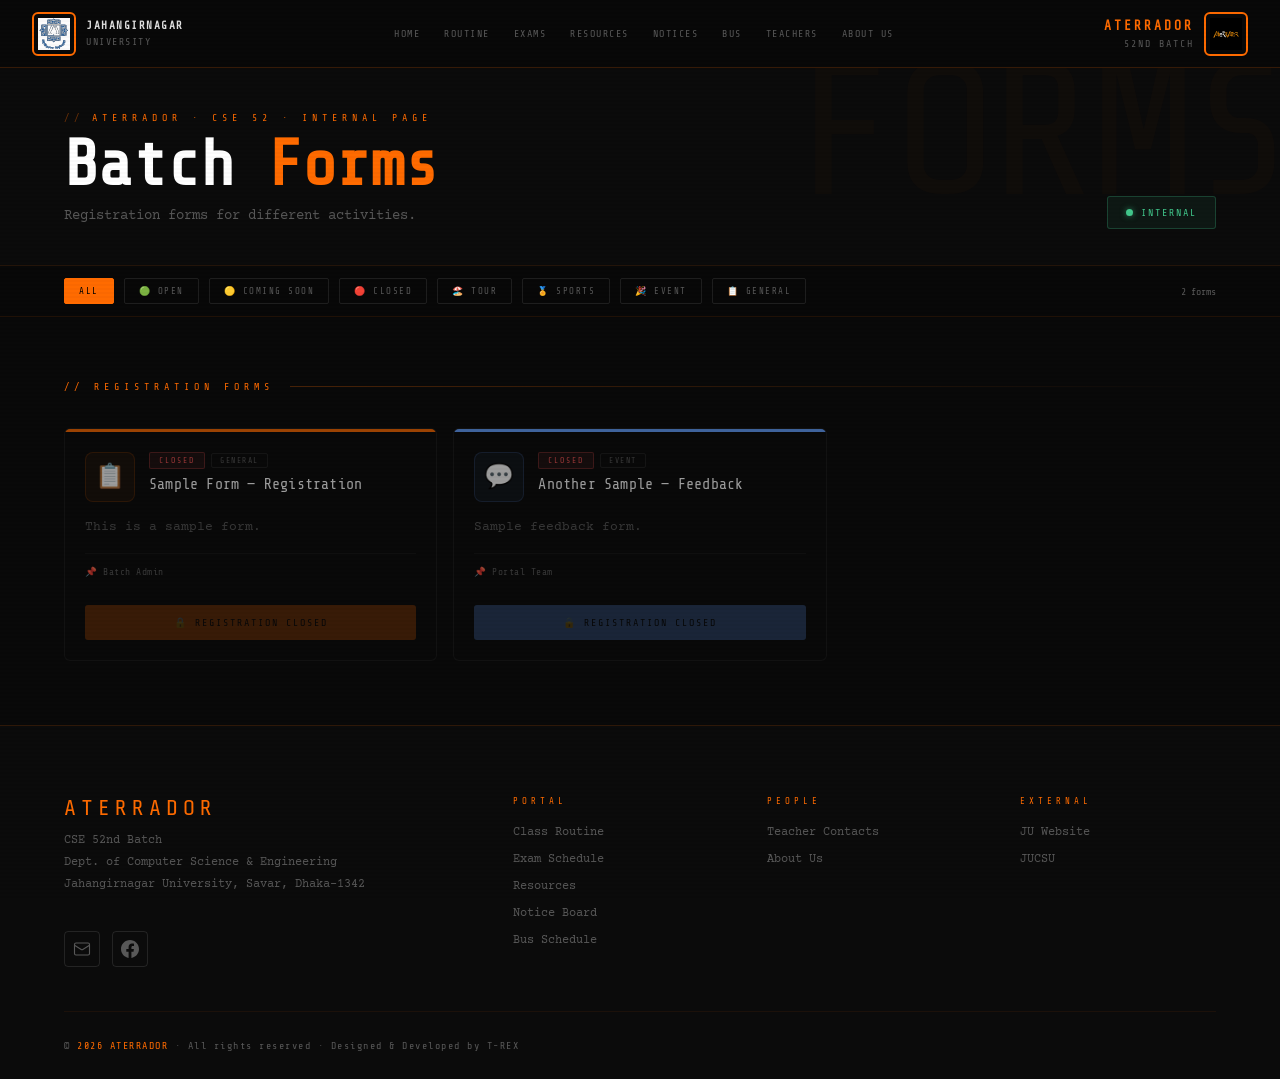
<file: forms.html>
<!DOCTYPE html>
<html lang="en">
<head>
  <meta charset="UTF-8">
  <meta name="viewport" content="width=device-width, initial-scale=1.0">
  <meta http-equiv="X-UA-Compatible" content="IE=edge">
  <meta name="robots" content="noindex, nofollow, noarchive">
  <link rel="icon" type="image/png" href="Images/favicon1.png" />
  <meta name="description" content="ATERRADOR Batch Forms — Activity registrations, tours, sports, events.">
  <title>Forms — ATERRADOR · CSE 52nd Batch</title>
  <link rel="preconnect" href="https://fonts.googleapis.com">
  <link rel="preconnect" href="https://fonts.gstatic.com" crossorigin>
  <link href="https://fonts.googleapis.com/css2?family=Share+Tech+Mono&family=Courier+Prime:ital,wght@0,400;0,700;1,400&display=swap" rel="stylesheet">
  <link rel="stylesheet" href="css/forms.css">
</head>
<body>

<a href="#main" class="skip">Skip to content</a>
<div class="gbg" aria-hidden="true"></div>

<!-- ══════ HEADER ══════ -->
<header role="banner">
  <a
        href="https://www.juniv.edu"
        target="_blank"
        rel="noopener noreferrer"
        class="hd-ju"
        aria-label="Jahangirnagar University official website">
        <div class="ju-box">
          <img src="Images/JU_logo_White.svg" alt="Jahangirnagar University" />
        </div>
        <div class="ju-lbl"><strong>Jahangirnagar</strong>University</div>
      </a>
  <nav class="desk" aria-label="Primary navigation">
    <a href="index.html">Home</a>
    <a href="routine.html">Routine</a>
    <a href="exam-schedule.html">Exams</a>
    <a href="resources.html">Resources</a>
    <a href="notice-board.html">Notices</a>
    <a href="bus-schedule.html">Bus</a>
    <a href="teachers.html">Teachers</a>
    <a href="about.html">About Us</a>
  </nav>
  <a href="index.html" class="hd-bt">
        <div class="bt-box">
          <img src="Images/aterrador_logo.svg" alt="CSE 52" />
        </div>
        <div class="bt-lbl"><strong>ATERRADOR</strong>52nd Batch</div>
      </a>
  <button class="burger" id="burger" aria-label="Open menu" aria-expanded="false" aria-controls="mob-nav">
    <span></span><span></span><span></span>
  </button>
</header>

<nav class="mob" id="mob-nav" aria-label="Mobile navigation">
  <a href="index.html">Home</a>
  <a href="routine.html">Routine</a>
  <a href="exam-schedule.html">Exams</a>
  <a href="resources.html">Resources</a>
  <a href="notice-board.html">Notices</a>
  <a href="bus-schedule.html">Bus</a>
  <a href="teachers.html">Teachers</a>
  <a href="about.html">About Us</a>
</nav>

<!-- ══════ BANNER ══════ -->
<div class="banner">
  <div class="ban-in">
    <div class="ban-left">
      <div class="ban-eye">ATERRADOR · CSE 52 · Internal Page</div>
      <h1 class="ban-h">Batch <em>Forms</em></h1>
      <p class="ban-sub">Registration forms for different activities.</p>
    </div>
    <div class="ban-internal">
      <div class="bi-dot" aria-hidden="true"></div>
      <span class="bi-txt">Internal</span>
    </div>
  </div>
</div>

<!-- ══════ FILTER BAR ══════ -->
<div class="filterbar" role="toolbar" aria-label="Filter forms">
  <div class="fb-in">
    <button class="ftag on" data-f="all"     onclick="setF('all',this)">All</button>
    <button class="ftag"    data-f="open"    onclick="setF('open',this)">🟢 Open</button>
    <button class="ftag"    data-f="soon"    onclick="setF('soon',this)">🟡 Coming Soon</button>
    <button class="ftag"    data-f="closed"  onclick="setF('closed',this)">🔴 Closed</button>
    <button class="ftag"    data-f="Tour"    onclick="setF('Tour',this)">🏖️ Tour</button>
    <button class="ftag"    data-f="Sports"  onclick="setF('Sports',this)">🏅 Sports</button>
    <button class="ftag"    data-f="Event"   onclick="setF('Event',this)">🎉 Event</button>
    <button class="ftag"    data-f="General" onclick="setF('General',this)">📋 General</button>
    <span class="fb-count" id="fb-count" aria-live="polite"></span>
  </div>
</div>

<!-- ══════ MAIN ══════ -->
<main id="main">
<div class="main-wrap">

<!-- ── Loading state ── -->
<div id="fm-loading" style="min-height:40vh;display:flex;align-items:center;
  justify-content:center;flex-direction:column;gap:14px;">
  <div style="width:26px;height:26px;border:2px solid rgba(255,107,0,.18);
    border-top-color:#FF6B00;border-radius:50%;animation:fm-spin .8s linear infinite"></div>
  <div style="font-family:'Share Tech Mono',monospace;font-size:10px;
    letter-spacing:3px;text-transform:uppercase;color:#585858">Loading forms…</div>
</div>

<!-- ── Error state ── -->
<div id="fm-error" style="display:none;min-height:40vh;padding:60px 20px;text-align:center">
  <div style="font-family:'Share Tech Mono',monospace;font-size:10px;
    letter-spacing:3px;text-transform:uppercase;color:#FF4444;margin-bottom:10px">
    ⚠ Could not load forms
  </div>
  <div style="font-family:'Courier Prime',monospace;font-size:13px;
    color:#585858;line-height:1.8;margin-bottom:14px">
    Check your connection or try refreshing.
  </div>
  <button onclick="loadForms()" style="font-family:'Share Tech Mono',monospace;
    font-size:9px;letter-spacing:2px;text-transform:uppercase;color:#FF6B00;
    background:transparent;border:1px solid rgba(255,107,0,.3);
    padding:8px 20px;border-radius:2px;cursor:pointer">↺ Retry</button>
</div>

<!-- ── Main content (shown after data loads) ── -->
<div id="fm-main" style="display:none">
<div class="section">
  <div class="sh"><span class="st">// Registration Forms</span><div class="sl" aria-hidden="true"></div></div>
  <div class="forms-grid" id="forms-grid" role="list">
    <!-- JS renders here -->
  </div>
</div>
</div>
</main>

<!-- ══════ FULL-PAGE FORM MODAL ══════ -->
<div id="form-modal" role="dialog" aria-modal="true" aria-labelledby="fm-title">
  <div class="fm-bar">
    <div class="fm-left">
      <div class="fm-ico" id="fm-ico">📋</div>
      <div class="fm-title-wrap">
        <div class="fm-title" id="fm-title">Form</div>
        <div class="fm-meta" id="fm-meta">ATERRADOR · CSE 52nd Batch</div>
      </div>
    </div>
    <div class="fm-right">
      <div class="fm-countdown-bar" id="fm-cd-bar" style="display:none">⏱ —</div>
      <a class="fm-ext" id="fm-ext" href="#" target="_blank" rel="noopener noreferrer">↗ Open in New Tab</a>
      <button class="fm-close" onclick="closeModal()" aria-label="Close">✕</button>
    </div>
  </div>
  <div class="fm-frame">
    <div class="fm-loader" id="fm-loader">
      <div class="fm-spin" aria-hidden="true"></div>
      <div class="fm-load-txt">Loading Form…</div>
    </div>
    <iframe id="fm-iframe" title="Batch registration form" allowfullscreen
      onload="document.getElementById('fm-loader').classList.add('gone')">
    </iframe>
  </div>
</div>

<!-- ══════ FOOTER ══════ -->
<footer role="contentinfo">
      <div class="fg">
        <div>
          <div class="fb-n">ATERRADOR</div>
          <div class="fb-i">
            CSE 52nd Batch<br />
            Dept. of Computer Science &amp; Engineering<br />
            Jahangirnagar University, Savar, Dhaka-1342<br /><br />
            <div class="f-contact">
              <a
                href="mailto:aterrador32@gmail.com"
                class="f-icon"
                aria-label="Email">
                <svg
                  width="20"
                  height="20"
                  viewBox="0 0 24 24"
                  fill="none"
                  stroke="currentColor"
                  stroke-width="1.5"
                  stroke-linecap="round"
                  stroke-linejoin="round">
                  <rect x="2" y="4" width="20" height="16" rx="2"></rect>
                  <path d="m22 7-8.97 5.7a1.94 1.94 0 0 1-2.06 0L2 7"></path>
                </svg>
              </a>
              <a
                href="https://facebook.com/aterrador32"
                target="_blank"
                rel="noopener"
                class="f-icon"
                aria-label="Facebook">
                <svg
                  width="20"
                  height="20"
                  viewBox="0 0 24 24"
                  fill="currentColor">
                  <path
                    d="M24 12.073c0-6.627-5.373-12-12-12s-12 5.373-12 12c0 5.99 4.388 10.954 10.125 11.854v-8.385H7.078v-3.47h3.047V9.43c0-3.007 1.792-4.669 4.533-4.669 1.312 0 2.686.235 2.686.235v2.953H15.83c-1.491 0-1.956.925-1.956 1.874v2.25h3.328l-.532 3.47h-2.796v8.385C19.612 23.027 24 18.062 24 12.073z" />
                </svg>
              </a>
            </div>
          </div>
        </div>
        <div>
          <div class="fct">Portal</div>
          <ul class="fl">
            <li><a href="routine.html">Class Routine</a></li>
            <li><a href="exam-schedule.html">Exam Schedule</a></li>
            <li><a href="resources.html">Resources</a></li>
            <li><a href="notice-board.html">Notice Board</a></li>
            <li><a href="bus-schedule.html">Bus Schedule</a></li>
          </ul>
        </div>
        <div>
          <div class="fct">People</div>
          <ul class="fl">
            <li><a href="teachers.html">Teacher Contacts</a></li>
            <li><a href="about.html">About Us</a></li>
          </ul>
        </div>
        <div>
          <div class="fct">External</div>
          <ul class="fl">
            <li>
              <a href="https://www.juniv.edu" target="_blank" rel="noopener"
                >JU Website</a
              >
            </li>
            <li>
              <a href="https://jucsu.juniv.edu/" target="_blank" rel="noopener"
                >JUCSU</a
              >
            </li>
          </ul>
        </div>
      </div>
      <div class="fbot">
        <div class="fcpy">
          © <span id="yr"></span> <span>ATERRADOR</span> · All rights reserved ·
          Designed &amp; Developed by T-REX
        </div>
      </div>
    </footer>
<script src="js/config.js"></script>
<script src="js/forms.js"></script>
</body>
</html>
</file>
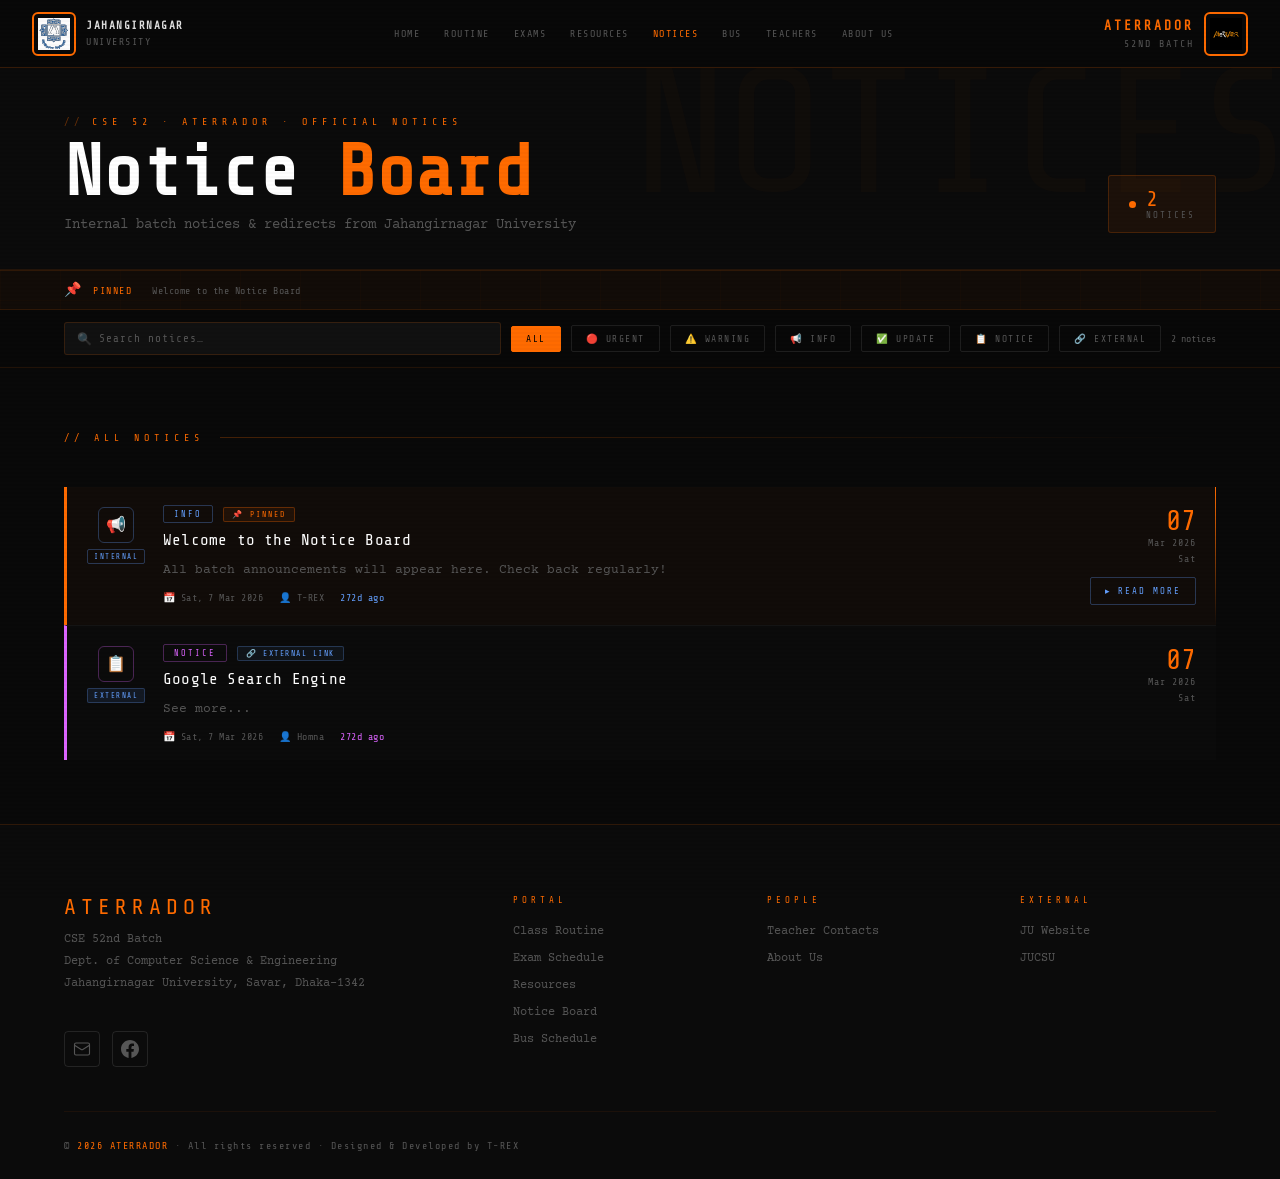
<file: notice-board.html>
<!DOCTYPE html>
<html lang="en">
<head>
  <meta charset="UTF-8">
  <meta name="viewport" content="width=device-width, initial-scale=1.0">
  <meta http-equiv="X-UA-Compatible" content="IE=edge">
  <meta name="description" content="Notice Board — CSE 52nd Batch (Aterrador), Jahangirnagar University.">
  <link rel="icon" type="image/png" href="Images/favicon1.png" />
  <title>Notice Board — ATERRADOR · CSE 52nd Batch</title>
  <link rel="preconnect" href="https://fonts.googleapis.com">
  <link rel="preconnect" href="https://fonts.gstatic.com" crossorigin>
  <link href="https://fonts.googleapis.com/css2?family=Share+Tech+Mono&family=Courier+Prime:ital,wght@0,400;0,700;1,400&display=swap" rel="stylesheet">
  <link rel="stylesheet" href="css/notice-board.css">
</head>
<body>

<a href="#main" class="skip">Skip to content</a>
<div class="gbg" aria-hidden="true"></div>

<!-- ══════ HEADER ══════ -->
<header role="banner">
  <a href="https://www.juniv.edu" target="_blank" rel="noopener noreferrer"
    class="hd-ju" aria-label="Jahangirnagar University official website">
    <div class="ju-box">
      <img src="Images/JU_logo_White.svg" alt="Jahangirnagar University" />
    </div>
    <div class="ju-lbl"><strong>Jahangirnagar</strong>University</div>
  </a>

  <nav class="desk" aria-label="Primary navigation">
    <a href="index.html">Home</a>
    <a href="routine.html">Routine</a>
    <a href="exam-schedule.html">Exams</a>
    <a href="resources.html">Resources</a>
    <a href="notice-board.html" class="cur" aria-current="page">Notices</a>
    <a href="bus-schedule.html">Bus</a>
    <a href="teachers.html">Teachers</a>
    <a href="about.html">About Us</a>
  </nav>

  <a href="index.html" class="hd-bt">
    <div class="bt-box">
      <img src="Images/aterrador_logo.svg" alt="CSE 52" />
    </div>
    <div class="bt-lbl"><strong>ATERRADOR</strong>52nd Batch</div>
  </a>

  <button class="burger" id="burger"
    aria-label="Open menu" aria-expanded="false" aria-controls="mob-nav">
    <span></span><span></span><span></span>
  </button>
</header>

<nav class="mob" id="mob-nav" aria-label="Mobile navigation">
  <a href="index.html">Home</a>
  <a href="routine.html">Routine</a>
  <a href="exam-schedule.html">Exams</a>
  <a href="resources.html">Resources</a>
  <a href="notice-board.html" class="cur" aria-current="page">Notices</a>
  <a href="bus-schedule.html">Bus</a>
  <a href="teachers.html">Teachers</a>
  <a href="about.html">About Us</a>
</nav>

<!-- ══════ BANNER ══════ -->
<div class="banner">
  <div class="ban-in">
    <div class="ban-left">
      <div class="ban-eye">CSE 52 · Aterrador · Official Notices</div>
      <h1 class="ban-h">Notice <em>Board</em></h1>
      <p class="ban-sub">Internal batch notices &amp; redirects from Jahangirnagar University</p>
    </div>
    <div class="live-badge">
      <div class="lb-dot" aria-hidden="true"></div>
      <div>
        <div class="lb-count" id="total-count">—</div>
        <div class="lb-label">Notices</div>
      </div>
    </div>
  </div>
</div>

<!-- ══════ PINNED STRIP ══════ -->
<div class="pinned-strip" id="pinned-strip" style="display:none">
  <span class="ps-icon">📌</span>
  <span class="ps-txt">Pinned</span>
  <div class="ps-items" id="pinned-items"></div>
</div>

<!-- ══════ FILTER BAR ══════ -->
<div class="filterbar" role="search">
  <div class="fb-in">
    <div class="srch-wrap">
      <span class="srch-ico">🔍</span>
      <input class="srch" id="q" type="search"
        placeholder="Search notices…"
        aria-label="Search notices"
        autocomplete="off" spellcheck="false">
    </div>
    <button class="ftag on"  data-f="all"     onclick="setF('all',this)">All</button>
    <button class="ftag"     data-f="urgent"  onclick="setF('urgent',this)">🔴 Urgent</button>
    <button class="ftag"     data-f="warning" onclick="setF('warning',this)">⚠️ Warning</button>
    <button class="ftag"     data-f="info"    onclick="setF('info',this)">📢 Info</button>
    <button class="ftag"     data-f="success" onclick="setF('success',this)">✅ Update</button>
    <button class="ftag"     data-f="notice"  onclick="setF('notice',this)">📋 Notice</button>
    <button class="ftag"     data-f="external" onclick="setF('external',this)">🔗 External</button>
    <span class="fcount" id="fcount" aria-live="polite"></span>
  </div>
</div>

<!-- ══════ MAIN ══════ -->
<main id="main">

<!-- ── Loading state ── -->
<div id="nb-loading" style="min-height:45vh;display:flex;align-items:center;
  justify-content:center;flex-direction:column;gap:14px;">
  <div style="width:26px;height:26px;border:2px solid rgba(255,107,0,.18);
    border-top-color:#FF6B00;border-radius:50%;animation:nb-spin .8s linear infinite"></div>
  <div style="font-family:'Share Tech Mono',monospace;font-size:10px;
    letter-spacing:3px;text-transform:uppercase;color:#585858">Loading notices…</div>
</div>

<!-- ── Error state ── -->
<div id="nb-error" style="display:none;min-height:40vh;padding:60px 20px;text-align:center">
  <div style="font-family:'Share Tech Mono',monospace;font-size:10px;
    letter-spacing:3px;text-transform:uppercase;color:#FF4444;margin-bottom:10px">
    ⚠ Could not load notices
  </div>
  <div style="font-family:'Courier Prime',monospace;font-size:13px;
    color:#585858;line-height:1.8;margin-bottom:14px">
    Check your connection or try refreshing.
  </div>
  <button onclick="loadNotices()" style="font-family:'Share Tech Mono',monospace;
    font-size:9px;letter-spacing:2px;text-transform:uppercase;color:#FF6B00;
    background:transparent;border:1px solid rgba(255,107,0,.3);
    padding:8px 20px;border-radius:2px;cursor:pointer">↺ Retry</button>
</div>

<!-- ── Main content (shown after data loads) ── -->
<div id="nb-main" style="display:none">
<div class="main-wrap">
<div class="section">
  <div class="sh"><span class="st">// All Notices</span><div class="sl" aria-hidden="true"></div></div>
  <div class="notice-list" id="notice-list" role="list" aria-label="Notice board">
    
  </div>
</div>
</div>
</div>
</div>
</main>

<!-- ══════ FOOTER ══════ -->
 <footer role="contentinfo">
      <div class="fg">
        <div>
          <div class="fb-n">ATERRADOR</div>
          <div class="fb-i">
            CSE 52nd Batch<br />
            Dept. of Computer Science &amp; Engineering<br />
            Jahangirnagar University, Savar, Dhaka-1342<br /><br />
            <div class="f-contact">
              <a
                href="mailto:aterrador32@gmail.com"
                class="f-icon"
                aria-label="Email">
                <svg
                  width="20"
                  height="20"
                  viewBox="0 0 24 24"
                  fill="none"
                  stroke="currentColor"
                  stroke-width="1.5"
                  stroke-linecap="round"
                  stroke-linejoin="round">
                  <rect x="2" y="4" width="20" height="16" rx="2"></rect>
                  <path d="m22 7-8.97 5.7a1.94 1.94 0 0 1-2.06 0L2 7"></path>
                </svg>
              </a>
              <a
                href="https://facebook.com/aterrador32"
                target="_blank"
                rel="noopener"
                class="f-icon"
                aria-label="Facebook">
                <svg
                  width="20"
                  height="20"
                  viewBox="0 0 24 24"
                  fill="currentColor">
                  <path
                    d="M24 12.073c0-6.627-5.373-12-12-12s-12 5.373-12 12c0 5.99 4.388 10.954 10.125 11.854v-8.385H7.078v-3.47h3.047V9.43c0-3.007 1.792-4.669 4.533-4.669 1.312 0 2.686.235 2.686.235v2.953H15.83c-1.491 0-1.956.925-1.956 1.874v2.25h3.328l-.532 3.47h-2.796v8.385C19.612 23.027 24 18.062 24 12.073z" />
                </svg>
              </a>
            </div>
          </div>
        </div>
        <div>
          <div class="fct">Portal</div>
          <ul class="fl">
            <li><a href="routine.html">Class Routine</a></li>
            <li><a href="exam-schedule.html">Exam Schedule</a></li>
            <li><a href="resources.html">Resources</a></li>
            <li><a href="notice-board.html">Notice Board</a></li>
            <li><a href="bus-schedule.html">Bus Schedule</a></li>
          </ul>
        </div>
        <div>
          <div class="fct">People</div>
          <ul class="fl">
            <li><a href="teachers.html">Teacher Contacts</a></li>
            <li><a href="about.html">About Us</a></li>
          </ul>
        </div>
        <div>
          <div class="fct">External</div>
          <ul class="fl">
            <li>
              <a href="https://www.juniv.edu" target="_blank" rel="noopener"
                >JU Website</a
              >
            </li>
            <li>
              <a href="https://jucsu.juniv.edu/" target="_blank" rel="noopener"
                >JUCSU</a
              >
            </li>
          </ul>
        </div>
      </div>
      <div class="fbot">
        <div class="fcpy">
          © <span id="yr"></span> <span>ATERRADOR</span> · All rights reserved ·
          Designed &amp; Developed by T-REX
        </div>
      </div>
    </footer>

<script src="js/config.js"></script>
<script src="js/notice-board.js"></script>
</body>
</html>
</file>
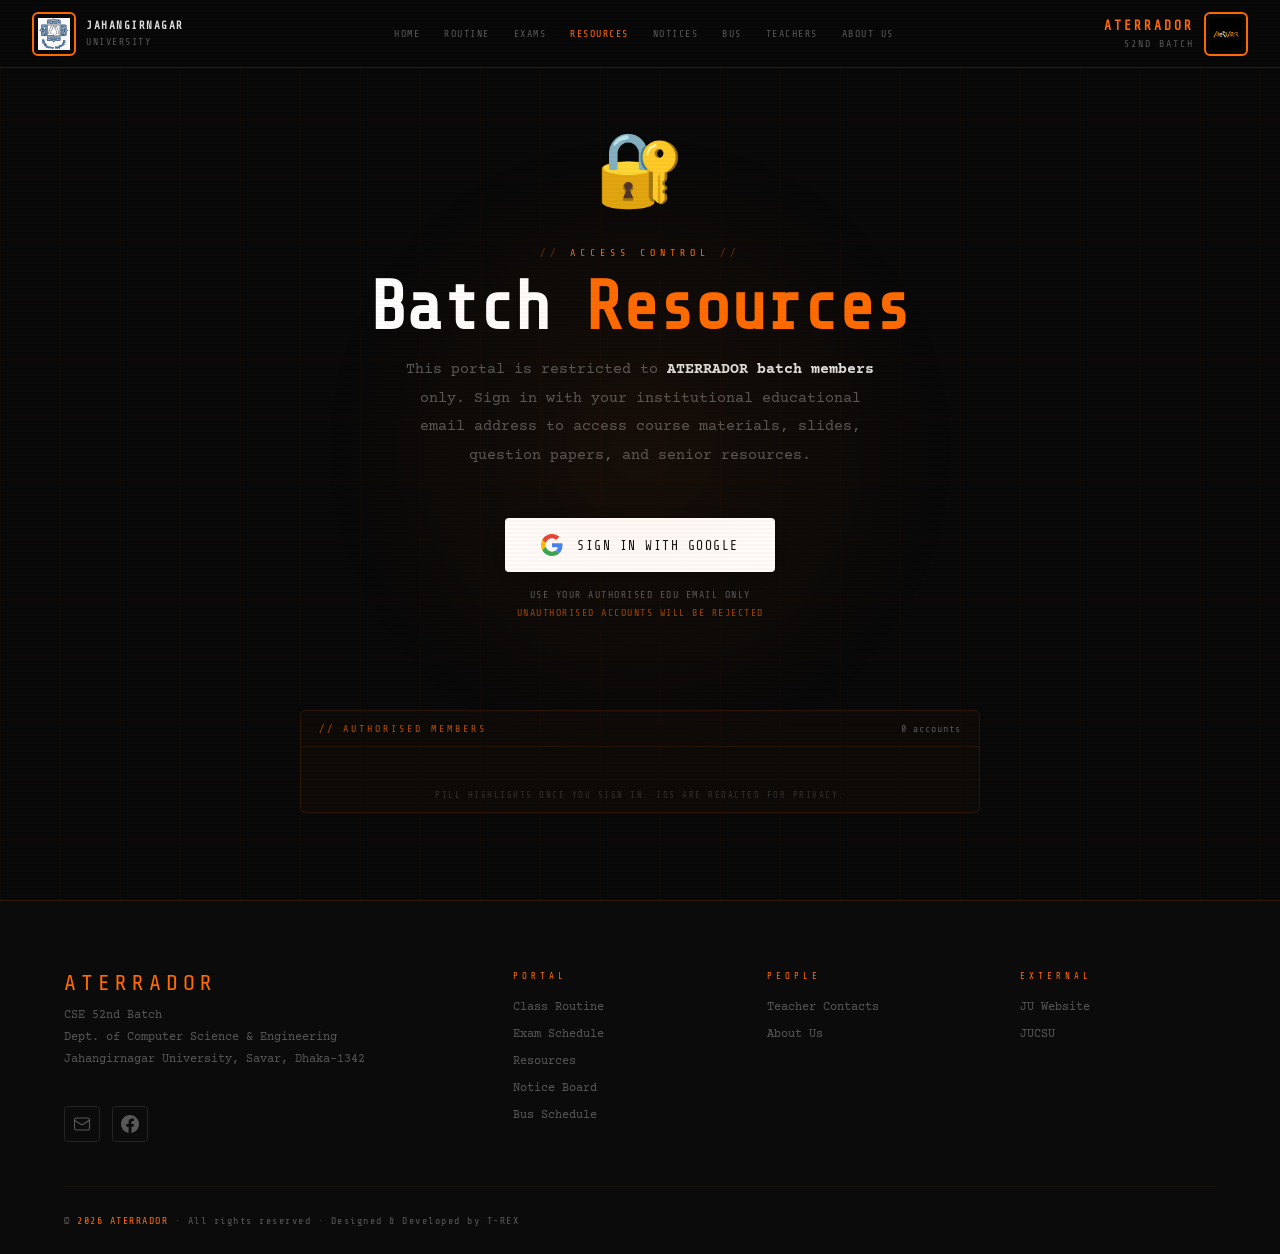
<file: resources.html>
<!doctype html>
<html lang="en">
  <head>
    <meta charset="UTF-8" />
    <meta name="viewport" content="width=device-width, initial-scale=1.0" />
    <meta http-equiv="X-UA-Compatible" content="IE=edge" />
    <link rel="icon" type="image/png" href="Images/favicon1.png" />
    <meta
      name="description"
      content="Resources — ATERRADOR CSE 52nd Batch. Edu-mail protected." />
    <title>Resources — ATERRADOR · CSE 52nd Batch</title>
    <link rel="preconnect" href="https://fonts.googleapis.com" />
    <link rel="preconnect" href="https://fonts.gstatic.com" crossorigin />
    <link
      href="https://fonts.googleapis.com/css2?family=Share+Tech+Mono&family=Courier+Prime:ital,wght@0,400;0,700;1,400&display=swap"
      rel="stylesheet" />
    <link rel="stylesheet" href="css/resources.css" />
    <script src="https://accounts.google.com/gsi/client" async></script>
  </head>
  <body>
    <a href="#main" class="skip">Skip to content</a>
    <div class="gbg" aria-hidden="true"></div>

    <!-- ══════ HEADER ══════ -->
    <header role="banner">
      <a
        href="https://www.juniv.edu"
        target="_blank"
        rel="noopener noreferrer"
        class="hd-ju"
        aria-label="Jahangirnagar University official website">
        <div class="ju-box">
          <img src="Images/JU_logo_White.svg" alt="Jahangirnagar University" />
        </div>
        <div class="ju-lbl"><strong>Jahangirnagar</strong>University</div>
      </a>

      <nav class="desk" aria-label="Primary navigation">
        <a href="index.html">Home</a>
        <a href="routine.html">Routine</a>
        <a href="exam-schedule.html">Exams</a>
        <a href="resources.html" class="cur" aria-current="page">Resources</a>
        <a href="notice-board.html">Notices</a>
        <a href="bus-schedule.html">Bus</a>
        <a href="teachers.html">Teachers</a>
        <a href="about.html">About Us</a>
      </nav>

      <a href="index.html" class="hd-bt">
        <div class="bt-box">
          <img src="Images/aterrador_logo.svg" alt="CSE 52" />
        </div>
        <div class="bt-lbl"><strong>ATERRADOR</strong>52nd Batch</div>
      </a>

      <button
        class="burger"
        id="burger"
        aria-label="Open menu"
        aria-expanded="false"
        aria-controls="mob-nav">
        <span></span><span></span><span></span>
      </button>
    </header>

    <nav class="mob" id="mob-nav" aria-label="Mobile navigation">
      <a href="index.html">Home</a>
      <a href="routine.html">Routine</a>
      <a href="exam-schedule.html">Exams</a>
      <a href="resources.html" class="cur" aria-current="page">Resources</a>
      <a href="notice-board.html">Notices</a>
      <a href="bus-schedule.html">Bus</a>
      <a href="teachers.html">Teachers</a>
      <a href="about.html">About Us</a>
    </nav>

    <!-- ══════════════════════════════════════
         AUTH GATE
    ══════════════════════════════════════ -->
    <div id="auth-gate" aria-label="Sign in required">
      <div class="ag-glow" aria-hidden="true"></div>
      <div class="ag-lock" aria-hidden="true">🔐</div>
      <div class="ag-tag">Access Control</div>
      <h1 class="ag-h">Batch <em>Resources</em></h1>
      <p class="ag-sub">
        This portal is restricted to
        <strong>ATERRADOR batch members</strong> only. Sign in with your
        institutional educational email address to access course materials,
        slides, question papers, and senior resources.
      </p>

      <!-- Error box -->
      <div class="ag-error" id="ag-error" role="alert">
        <div class="ae-title">⛔ Access Denied</div>
        <div class="ae-body" id="ae-body">
          Your email is not on the authorised list. This portal is restricted to
          <strong>ATERRADOR </strong> members only. If you believe this is an
          error, contact the authority.
        </div>
      </div>

      <!-- Sign-in button -->
      <div class="ag-btn-wrap">
        <button class="g-signin-btn" id="signin-btn" onclick="startSignIn()">
          <span class="g-icon">
            <svg width="22" height="22" viewBox="0 0 48 48">
              <path
                fill="#EA4335"
                d="M24 9.5c3.54 0 6.71 1.22 9.21 3.6l6.85-6.85C35.9 2.38 30.47 0 24 0 14.62 0 6.51 5.38 2.56 13.22l7.98 6.19C12.43 13.72 17.74 9.5 24 9.5z" />
              <path
                fill="#4285F4"
                d="M46.98 24.55c0-1.57-.15-3.09-.38-4.55H24v9.02h12.94c-.58 2.96-2.26 5.48-4.78 7.18l7.73 6c4.51-4.18 7.09-10.36 7.09-17.65z" />
              <path
                fill="#FBBC05"
                d="M10.53 28.59c-.48-1.45-.76-2.99-.76-4.59s.27-3.14.76-4.59l-7.98-6.19C.92 16.46 0 20.12 0 24c0 3.88.92 7.54 2.56 10.78l7.97-6.19z" />
              <path
                fill="#34A853"
                d="M24 48c6.48 0 11.93-2.13 15.89-5.81l-7.73-6c-2.18 1.48-4.97 2.34-8.16 2.34-6.26 0-11.57-4.22-13.47-9.91l-7.98 6.19C6.51 42.62 14.62 48 24 48z" />
              <path fill="none" d="M0 0h48v48H0z" />
            </svg>
          </span>
          <span class="ag-btn-label">Sign in with Google</span>
        </button>
        <div class="ag-hint">
          Use your authorised edu email only
          <span>Unauthorised accounts will be rejected</span>
        </div>
      </div>

      <!-- Authorised member grid -->
      <div class="ag-roster-wrap" aria-label="Authorised members">
        <div class="ag-roster-hdr">
          <span class="ag-roster-title">// Authorised Members</span>
          <span class="ag-roster-count">- accounts</span>
        </div>
        <div class="ag-roster-grid" id="ag-roster-grid" role="list"></div>
        <p class="ag-roster-note">
          Pill highlights once you sign in. IDs are redacted for privacy.
        </p>
      </div>
    </div>
    <!-- /#auth-gate -->

    <!-- ══════════════════════════════════════
         RESOURCE PORTAL
    ══════════════════════════════════════ -->
    <div id="resource-portal">
      <!-- Banner with user info -->
      <div class="rp-banner">
        <div class="rp-in">
          <div class="rp-left">
            <div class="rp-eye">
              CSE 52nd Batch · Aterrador ·
              <span data-semester> th Semester</span>
            </div>
            <h1 class="rp-h">Batch <em>Resources</em></h1>
            <p class="rp-sub">
              Authenticated access · Course materials &amp; senior resources
            </p>
          </div>
          <div class="rp-user">
            <div class="rp-avatar" id="user-avatar"></div>
            <div class="rp-user-info">
              <div class="rp-user-name" id="user-name"></div>
              <div class="rp-user-email" id="user-email"></div>
            </div>
            <button class="rp-signout" onclick="signOut()">Sign Out</button>
          </div>
        </div>
      </div>

      <!-- Filter bar -->
      <div class="rp-filterbar" role="search">
        <div class="rfb-in">
          <div class="rsrch-wrap">
            <span class="rsrch-ico">🔍</span>
            <input
              class="rsrch"
              id="rsearch"
              type="search"
              placeholder="Search files, courses…"
              aria-label="Search resources"
              autocomplete="off"
              spellcheck="false" />
          </div>
          <button class="rtag on" data-f="all" onclick="setFilter('all', this)">
            All
          </button>
          <button
            class="rtag"
            data-f="slides"
            onclick="setFilter('slides', this)">
            Slides
          </button>
          <button
            class="rtag"
            data-f="notes"
            onclick="setFilter('notes', this)">
            Notes
          </button>
          <button
            class="rtag"
            data-f="quest"
            onclick="setFilter('quest', this)">
            Questions
          </button>
          <button class="rtag" data-f="lab" onclick="setFilter('lab', this)">
            Lab
          </button>
          <button
            class="rtag"
            data-f="books"
            onclick="setFilter('books', this)">
            Books
          </button>
          <button
            class="rtag"
            data-f="senior"
            onclick="setFilter('senior', this)">
            Senior
          </button>
          <span class="rcount" id="rcount">0 files</span>
        </div>
      </div>

      <!-- Main content -->
      <main class="rp-main" id="main">
        <div class="rp-wrap">
          <!-- Classroom Codes -->
          <div id="section-classroom" style="display: none">
            <div class="rsh" style="margin-top: 48px">
              <span class="rsh-tag">// Google Classroom Codes</span>
              <div class="rsh-ln" aria-hidden="true"></div>
            </div>
            <div class="classinfo-grid" id="classroom-grid"></div>
          </div>

          <!-- Online Class Links -->
          <div id="section-meetlinks" style="display: none">
            <div class="rsh" style="margin-top: 48px">
              <span class="rsh-tag">// Online Class Links</span>
              <div class="rsh-ln" aria-hidden="true"></div>
            </div>
            <div class="classinfo-grid" id="meetlink-grid"></div>
          </div>
          <!-- Course materials -->
          <div class="rsh">
            <span class="rsh-tag"
              >// <span data-semester> th Semester</span> · Course
              Materials</span
            >
            <div class="rsh-ln" aria-hidden="true"></div>
          </div>
          <div class="course-list" id="course-list">
            <!-- Rendered by JS -->
          </div>

          <!-- Senior resources -->
          <div class="rsh" style="margin-top: 48px">
            <span class="rsh-tag">// Senior Resources</span>
            <div class="rsh-ln" aria-hidden="true"></div>
          </div>
          <div class="senior-grid" id="senior-grid">
            <!-- Rendered by JS -->
          </div>
        </div>
      </main>
    </div>
    <!-- /#resource-portal -->

    <!-- ══════ FOOTER ══════ -->
    <footer role="contentinfo">
      <div class="fg">
        <div>
          <div class="fb-n">ATERRADOR</div>
          <div class="fb-i">
            CSE 52nd Batch<br />
            Dept. of Computer Science &amp; Engineering<br />
            Jahangirnagar University, Savar, Dhaka-1342<br /><br />
            <div class="f-contact">
              <a
                href="mailto:aterrador32@gmail.com"
                class="f-icon"
                aria-label="Email">
                <svg
                  width="20"
                  height="20"
                  viewBox="0 0 24 24"
                  fill="none"
                  stroke="currentColor"
                  stroke-width="1.5"
                  stroke-linecap="round"
                  stroke-linejoin="round">
                  <rect x="2" y="4" width="20" height="16" rx="2"></rect>
                  <path d="m22 7-8.97 5.7a1.94 1.94 0 0 1-2.06 0L2 7"></path>
                </svg>
              </a>
              <a
                href="https://facebook.com/aterrador32"
                target="_blank"
                rel="noopener"
                class="f-icon"
                aria-label="Facebook">
                <svg
                  width="20"
                  height="20"
                  viewBox="0 0 24 24"
                  fill="currentColor">
                  <path
                    d="M24 12.073c0-6.627-5.373-12-12-12s-12 5.373-12 12c0 5.99 4.388 10.954 10.125 11.854v-8.385H7.078v-3.47h3.047V9.43c0-3.007 1.792-4.669 4.533-4.669 1.312 0 2.686.235 2.686.235v2.953H15.83c-1.491 0-1.956.925-1.956 1.874v2.25h3.328l-.532 3.47h-2.796v8.385C19.612 23.027 24 18.062 24 12.073z" />
                </svg>
              </a>
            </div>
          </div>
        </div>
        <div>
          <div class="fct">Portal</div>
          <ul class="fl">
            <li><a href="routine.html">Class Routine</a></li>
            <li><a href="exam-schedule.html">Exam Schedule</a></li>
            <li><a href="resources.html">Resources</a></li>
            <li><a href="notice-board.html">Notice Board</a></li>
            <li><a href="bus-schedule.html">Bus Schedule</a></li>
          </ul>
        </div>
        <div>
          <div class="fct">People</div>
          <ul class="fl">
            <li><a href="teachers.html">Teacher Contacts</a></li>
            <li><a href="about.html">About Us</a></li>
          </ul>
        </div>
        <div>
          <div class="fct">External</div>
          <ul class="fl">
            <li>
              <a href="https://www.juniv.edu" target="_blank" rel="noopener"
                >JU Website</a
              >
            </li>
            <li>
              <a href="https://jucsu.juniv.edu/" target="_blank" rel="noopener"
                >JUCSU</a
              >
            </li>
          </ul>
        </div>
      </div>
      <div class="fbot">
        <div class="fcpy">
          © <span id="yr"></span> <span>ATERRADOR</span> · All rights reserved ·
          Designed &amp; Developed by T-REX
        </div>
      </div>
    </footer>
    <script src="js/config.js"></script>
    <script src="js/resources.js"></script>
  </body>
</html>
</file>
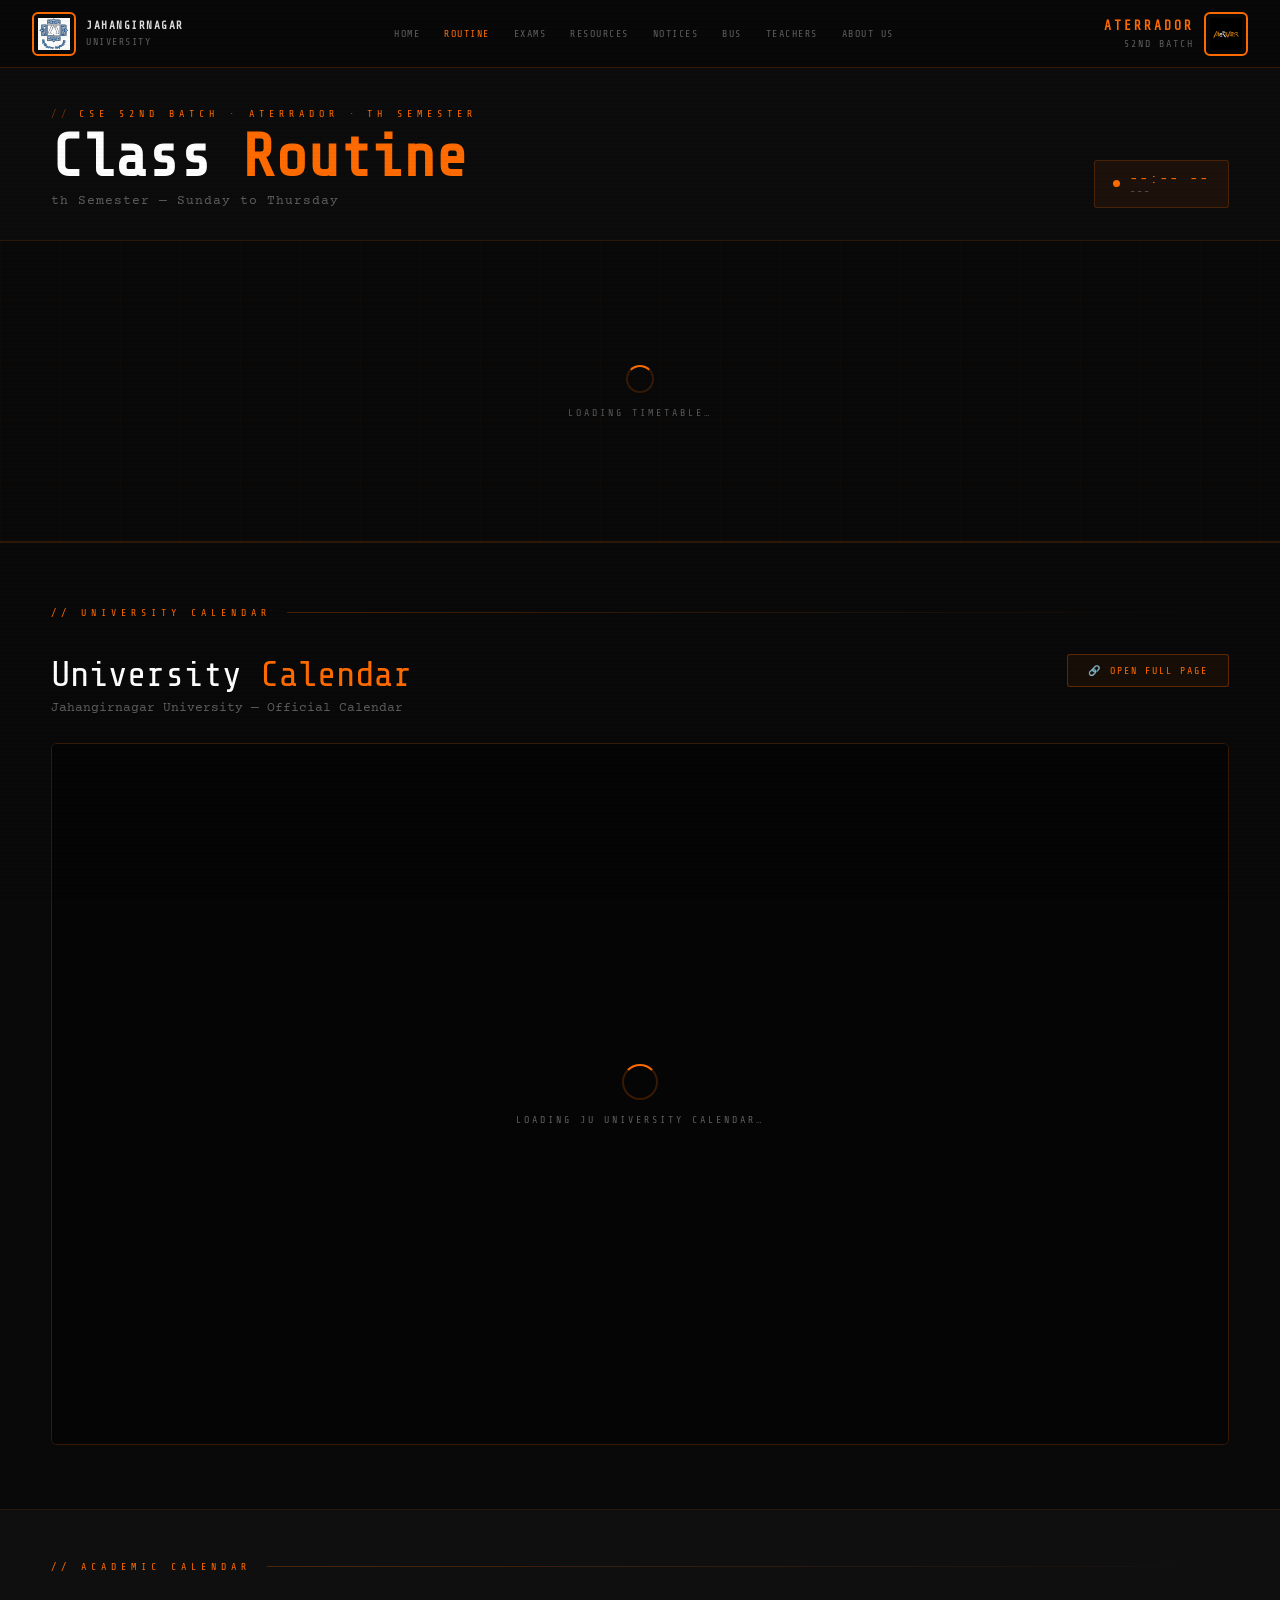
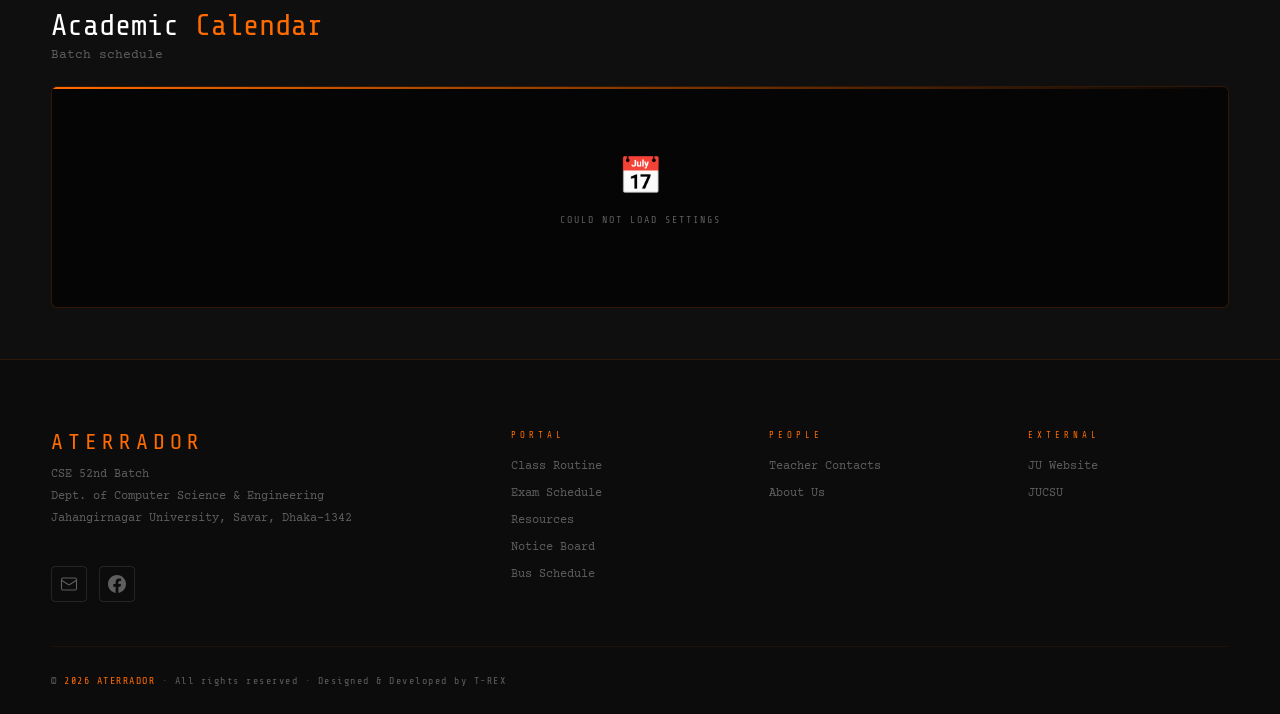
<file: routine.html>
<!DOCTYPE html>
<html lang="en">
<head>
  <meta charset="UTF-8">
  <meta name="viewport" content="width=device-width, initial-scale=1.0">
  <meta http-equiv="X-UA-Compatible" content="IE=edge">
  <link rel="icon" type="image/png" href="Images/favicon1.png" />
  <meta name="description" content="Class routine — CSE 52nd Batch (Aterrador), Jahangirnagar University.">
  <meta http-equiv="X-Content-Type-Options" content="nosniff">
  <meta http-equiv="Referrer-Policy" content="strict-origin-when-cross-origin">
  <title>Class Routine — ATERRADOR</title>
  <link rel="preconnect" href="https://fonts.googleapis.com">
  <link rel="preconnect" href="https://fonts.gstatic.com" crossorigin>
  <link href="https://fonts.googleapis.com/css2?family=Share+Tech+Mono&family=Courier+Prime:wght@400;700&display=swap" rel="stylesheet">
  <link rel="stylesheet" href="css/routine.css">
</head>
<body>

<a href="#main" class="skip">Skip to content</a>
<div class="grid-bg" aria-hidden="true"></div>

<!-- ══════ HEADER ══════ -->
<header role="banner">
  <a href="https://www.juniv.edu" target="_blank" rel="noopener noreferrer"
    class="hd-ju" aria-label="Jahangirnagar University official website">
    <div class="ju-box">
      <img src="Images/JU_logo_White.svg" alt="Jahangirnagar University" />
    </div>
    <div class="ju-lbl"><strong>Jahangirnagar</strong>University</div>
  </a>

  <nav class="desk" aria-label="Primary navigation">
    <a href="index.html">Home</a>
    <a href="routine.html" class="cur" aria-current="page">Routine</a>
    <a href="exam-schedule.html">Exams</a>
    <a href="resources.html">Resources</a>
    <a href="notice-board.html">Notices</a>
    <a href="bus-schedule.html">Bus</a>
    <a href="teachers.html">Teachers</a>
    <a href="about.html">About Us</a>
  </nav>

  <a href="index.html" class="hd-bt">
    <div class="bt-box">
      <img src="Images/aterrador_logo.svg" alt="CSE 52" />
    </div>
    <div class="bt-lbl"><strong>ATERRADOR</strong>52nd Batch</div>
  </a>

  <button class="burger" id="burger"
    aria-label="Open menu" aria-expanded="false" aria-controls="mob-nav">
    <span></span><span></span><span></span>
  </button>
</header>

<nav class="mob" id="mob-nav" aria-label="Mobile navigation">
  <a href="index.html">Home</a>
  <a href="routine.html" class="cur" aria-current="page">Routine</a>
  <a href="exam-schedule.html">Exams</a>
  <a href="resources.html">Resources</a>
  <a href="notice-board.html">Notices</a>
  <a href="bus-schedule.html">Bus</a>
  <a href="teachers.html">Teachers</a>
  <a href="about.html">About Us</a>
</nav>
<!-- ══════ MAIN ══════ -->
<main id="main">

<!-- Page banner -->
<div class="page-banner">
  <div class="pb-inner">
    <div class="pb-left">
      <div class="pb-eye">CSE 52nd Batch · Aterrador · <span data-semester> th Semester</span></div>
      <h1 class="pb-h">Class <span>Routine</span></h1>
      <p class="pb-sub"><span data-semester> th Semester</span> — Sunday to Thursday</p>
    </div>
    <div class="live-box" aria-live="polite">
      <div class="live-dot" aria-hidden="true"></div>
      <div>
        <div class="live-clock" id="live-time">--:-- --</div>
        <div class="live-day" id="today-banner">---</div>
      </div>
    </div>
  </div>
</div>

<!-- Loading state -->
<div id="rt-loading" style="min-height:300px;display:flex;align-items:center;justify-content:center;flex-direction:column;gap:14px;">
  <div style="width:28px;height:28px;border:2px solid rgba(255,107,0,.18);border-top-color:#FF6B00;border-radius:50%;animation:rt-spin .8s linear infinite"></div>
  <div style="font-family:'Share Tech Mono',monospace;font-size:10px;letter-spacing:3px;text-transform:uppercase;color:#585858">Loading timetable…</div>
</div>

<!-- Error state -->
<div id="rt-error" style="display:none;min-height:300px;padding:60px 20px;text-align:center">
  <div style="font-family:'Share Tech Mono',monospace;font-size:10px;letter-spacing:3px;text-transform:uppercase;color:#FF4444;margin-bottom:10px">⚠ Could not load routine</div>
  <button onclick="loadRoutine()" style="font-family:'Share Tech Mono',monospace;font-size:9px;letter-spacing:2px;text-transform:uppercase;color:#FF6B00;background:transparent;border:1px solid rgba(255,107,0,.3);padding:8px 20px;border-radius:2px;cursor:pointer">↺ Retry</button>
</div>

<!-- Main timetable content -->
<div id="rt-main" style="display:none">

<!-- ══════ TIMETABLE CHART ══════ -->
<div class="chart-wrap">
<div class="cw-inner">

  <div class="sec-hd">
    <span class="sec-tag" id="sec-tag-routine">// <span data-semester> th Semester</span> Timetable</span>
    <div class="sec-ln" aria-hidden="true"></div>
  </div>

  <!-- current class banner -->
  <div class="now-banner" id="now-banner" role="status" aria-live="polite">
    <div class="nb-dot" aria-hidden="true"></div>
    <div>
      <div class="nb-label">Now in Progress</div>
      <div class="nb-info" id="now-info">—</div>
    </div>
    <div class="nb-badge">LIVE</div>
  </div>

  <!-- scrollable chart -->
  <div class="timetable-scroll" role="region" aria-label="Class timetable chart" tabindex="0">
    <div class="timetable" id="timetable" role="grid">
      <!-- rendered by JS -->
    </div>
  </div>

  <!-- legend -->
  <div class="legend" aria-label="Course colour legend">
  <span class="leg-ttl">Legend:</span>
  </div>

</div>
</div>

</div><!-- /chart-wrap -->
</div><!-- /rt-main -->

<!-- ══════ UNIVERSITY CALENDAR ══════ -->
<div class="cal-section">
<div class="cs-inner">

  <div class="sec-hd">
    <span class="sec-tag">// University Calendar</span>
    <div class="sec-ln" aria-hidden="true"></div>
  </div>

  <div class="cal-top">
  <div>
    <div class="cal-h">University <span>Calendar</span></div>
    <div class="cal-sub" id="univ-cal-sub">Jahangirnagar University — Official Calendar</div>
  </div>
  <!-- href will be set by JS from Settings sheet -->
  <a id="univ-cal-btn" href="#" target="_blank" rel="noopener noreferrer"
     class="cal-open-btn" aria-label="Open University Calendar in new tab">
    <span>🔗</span> Open Full Page
  </a>
</div>

<div class="cal-frame" id="cal-frame-wrap">
  <div class="cal-loader" id="cal-loader">
    <div class="spinner" aria-hidden="true"></div>
    <div class="spin-txt">Loading JU University Calendar…</div>
  </div>

  <!-- Fallback shown if iframe is blocked -->
  <div class="cal-blocked" id="cal-blocked" style="display:none">
    <div class="cal-blocked-ico">🔒</div>
    <div class="cal-blocked-title">Direct embed blocked by university server</div>
    <div class="cal-blocked-sub">
      The JU website uses X-Frame-Options security headers that prevent embedding.<br>
      Click below to open the official calendar page directly.
    </div>
    <!-- href will be set by JS -->
    <a href="#" target="_blank" rel="noopener noreferrer" class="cal-ext-btn">
      Open JU Academic Calendar →
    </a>
  </div>

  <!-- src will be set by JS -->
  <iframe
    id="cal-iframe"
    src="#"
    title="Jahangirnagar University Academic Calendar"
    loading="lazy">
  </iframe>
</div>


</div>
</div>

<!-- ══════ ACADEMIC CALENDAR — SPREADSHEET EMBED ══════ -->
<div class="sheet-section">
<div class="cs-inner">

  <div class="sec-hd">
    <span class="sec-tag">// Academic Calendar</span>
    <div class="sec-ln" aria-hidden="true"></div>
  </div>

  <div class="sheet-top">
    <div>
      <div class="sheet-h">Academic <em>Calendar</em></div>
      <div class="sheet-sub">Batch schedule </div>
    </div>
    <a id="sheet-open-btn" class="cal-open-btn" href="#" target="_blank" rel="noopener noreferrer" style="visibility:hidden">
      ↗ Open in Sheets
    </a>
  </div>

  <div class="sheet-wrap" id="sheet-wrap">
    <!-- loader -->
    <div class="sheet-loader" id="sheet-loader">
      <div class="spinner" aria-hidden="true"></div>
      <div class="spin-txt">Loading academic calendar…</div>
    </div>
    <!-- not-configured / blocked fallback -->
    <div class="sheet-blocked" id="sheet-blocked">
      <div class="sheet-blocked-ico">📅</div>
      <div class="sheet-blocked-msg" id="sheet-blocked-msg">Academic calendar not configured!</div>
      <div class="sheet-blocked-sub">
      </div>
    </div>
    <!-- the embed -->
    <iframe id="sheet-iframe" src="" title="Academic Calendar Spreadsheet" loading="lazy" style="display:none"></iframe>
  </div>


</div>
</div>


</main>

<!-- ══════ FOOTER ══════ -->
 <footer role="contentinfo">
      <div class="fg">
        <div>
          <div class="fb-n">ATERRADOR</div>
          <div class="fb-i">
            CSE 52nd Batch<br />
            Dept. of Computer Science &amp; Engineering<br />
            Jahangirnagar University, Savar, Dhaka-1342<br /><br />
            <div class="f-contact">
              <a
                href="mailto:aterrador32@gmail.com"
                class="f-icon"
                aria-label="Email">
                <svg
                  width="20"
                  height="20"
                  viewBox="0 0 24 24"
                  fill="none"
                  stroke="currentColor"
                  stroke-width="1.5"
                  stroke-linecap="round"
                  stroke-linejoin="round">
                  <rect x="2" y="4" width="20" height="16" rx="2"></rect>
                  <path d="m22 7-8.97 5.7a1.94 1.94 0 0 1-2.06 0L2 7"></path>
                </svg>
              </a>
              <a
                href="https://facebook.com/aterrador32"
                target="_blank"
                rel="noopener"
                class="f-icon"
                aria-label="Facebook">
                <svg
                  width="20"
                  height="20"
                  viewBox="0 0 24 24"
                  fill="currentColor">
                  <path
                    d="M24 12.073c0-6.627-5.373-12-12-12s-12 5.373-12 12c0 5.99 4.388 10.954 10.125 11.854v-8.385H7.078v-3.47h3.047V9.43c0-3.007 1.792-4.669 4.533-4.669 1.312 0 2.686.235 2.686.235v2.953H15.83c-1.491 0-1.956.925-1.956 1.874v2.25h3.328l-.532 3.47h-2.796v8.385C19.612 23.027 24 18.062 24 12.073z" />
                </svg>
              </a>
            </div>
          </div>
        </div>
        <div>
          <div class="fct">Portal</div>
          <ul class="fl">
            <li><a href="routine.html">Class Routine</a></li>
            <li><a href="exam-schedule.html">Exam Schedule</a></li>
            <li><a href="resources.html">Resources</a></li>
            <li><a href="notice-board.html">Notice Board</a></li>
            <li><a href="bus-schedule.html">Bus Schedule</a></li>
          </ul>
        </div>
        <div>
          <div class="fct">People</div>
          <ul class="fl">
            <li><a href="teachers.html">Teacher Contacts</a></li>
            <li><a href="about.html">About Us</a></li>
          </ul>
        </div>
        <div>
          <div class="fct">External</div>
          <ul class="fl">
            <li>
              <a href="https://www.juniv.edu" target="_blank" rel="noopener"
                >JU Website</a
              >
            </li>
            <li>
              <a href="https://jucsu.juniv.edu/" target="_blank" rel="noopener"
                >JUCSU</a
              >
            </li>
          </ul>
        </div>
      </div>
      <div class="fbot">
        <div class="fcpy">
          © <span id="yr"></span> <span>ATERRADOR</span> · All rights reserved ·
          Designed &amp; Developed by T-REX
        </div>
      </div>
    </footer>

<script src="js/config.js"></script>
<script src="js/routine.js"></script>
</body>
</html>
</file>
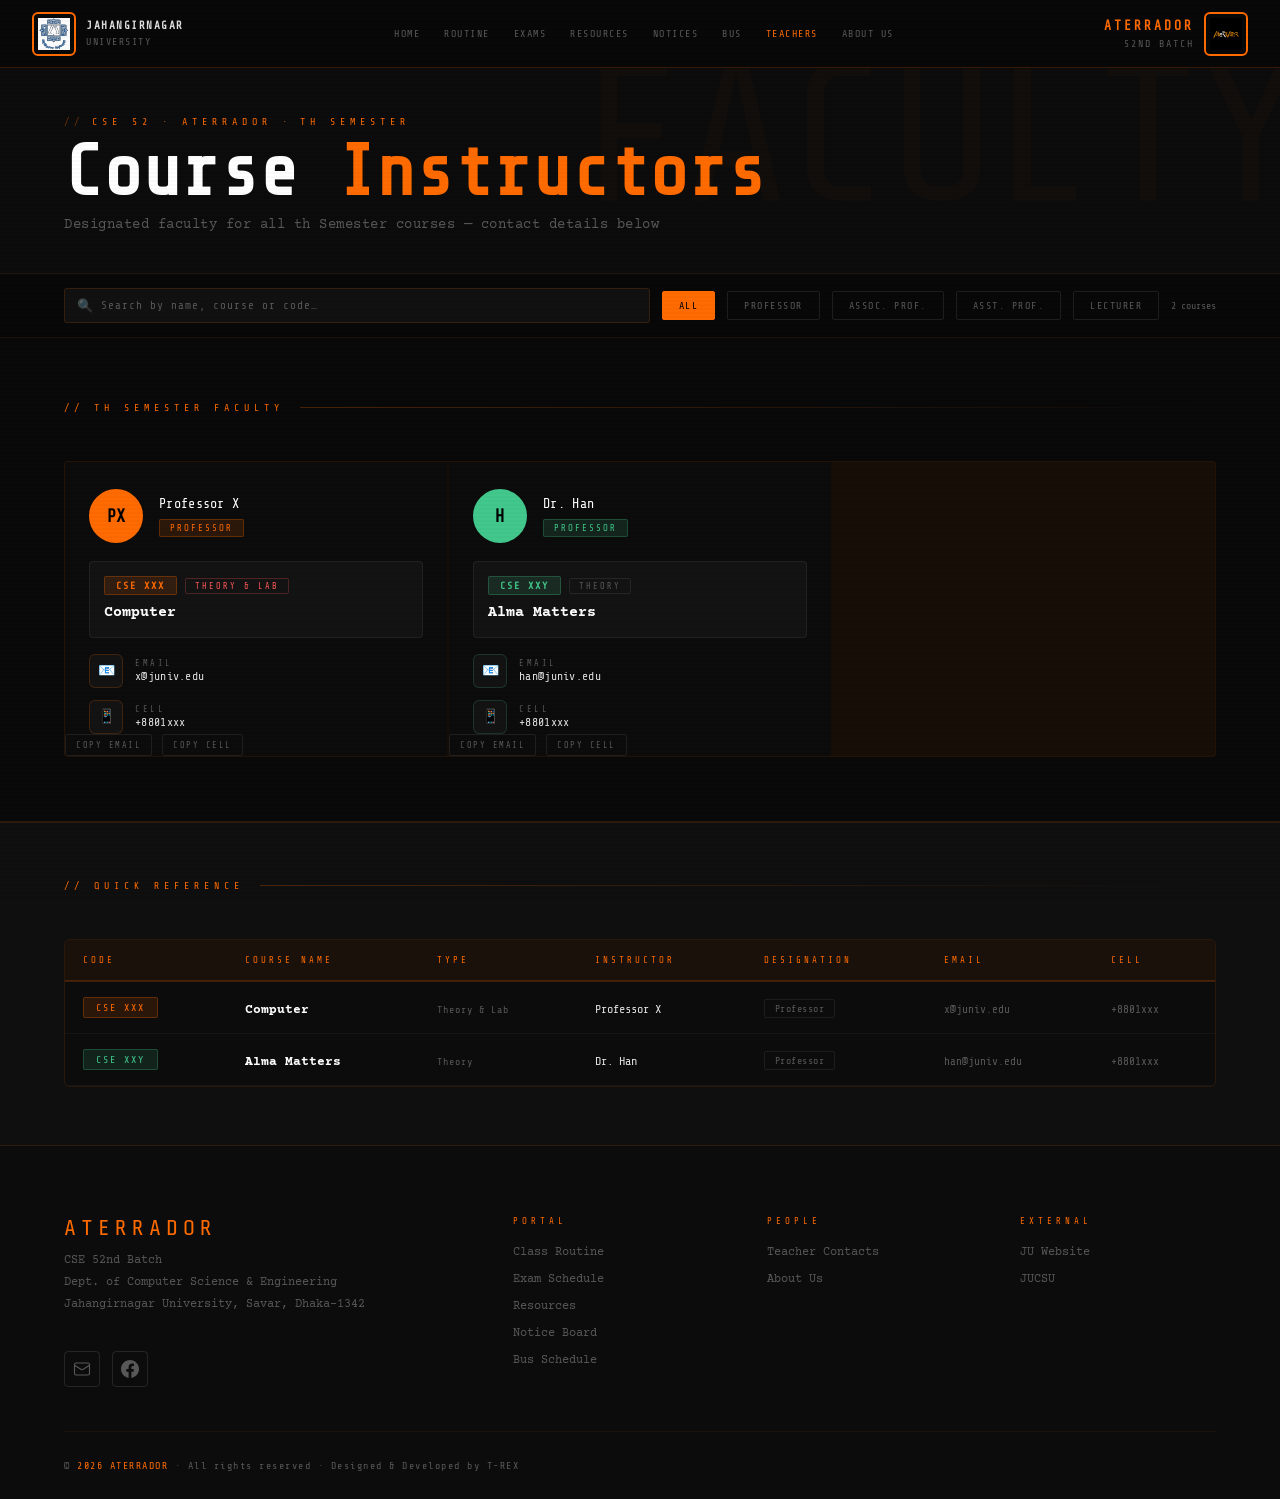
<file: teachers.html>
<!DOCTYPE html>
<html lang="en">
<head>
  <meta charset="UTF-8">
  <meta name="viewport" content="width=device-width, initial-scale=1.0">
  <meta http-equiv="X-UA-Compatible" content="IE=edge">
  <link rel="icon" type="image/png" href="Images/favicon1.png" />
  <meta name="description" content="Course Instructors — CSE 52nd Batch (Aterrador), Jahangirnagar University.">
  <title>Teachers · ATERRADOR — CSE 52nd Batch</title>
  <link rel="preconnect" href="https://fonts.googleapis.com">
  <link rel="preconnect" href="https://fonts.gstatic.com" crossorigin>
  <link href="https://fonts.googleapis.com/css2?family=Share+Tech+Mono&family=Courier+Prime:wght@400;700&display=swap" rel="stylesheet">
  <link rel="stylesheet" href="css/teachers.css">
</head>
<body>

<a href="#main" class="skip">Skip to content</a>
<div class="gbg" aria-hidden="true"></div>

<!-- ══════ HEADER ══════ -->
<header role="banner">
  <a href="https://www.juniv.edu" target="_blank" rel="noopener noreferrer"
    class="hd-ju" aria-label="Jahangirnagar University official website">
    <div class="ju-box">
      <img src="Images/JU_logo_White.svg" alt="Jahangirnagar University" />
    </div>
    <div class="ju-lbl"><strong>Jahangirnagar</strong>University</div>
  </a>

  <nav class="desk" aria-label="Primary navigation">
    <a href="index.html">Home</a>
    <a href="routine.html">Routine</a>
    <a href="exam-schedule.html">Exams</a>
    <a href="resources.html">Resources</a>
    <a href="notice-board.html">Notices</a>
    <a href="bus-schedule.html">Bus</a>
    <a href="teachers.html" class="cur" aria-current="page">Teachers</a>
    <a href="about.html">About Us</a>
  </nav>

  <a href="index.html" class="hd-bt">
    <div class="bt-box">
      <img src="Images/aterrador_logo.svg" alt="CSE 52" />
    </div>
    <div class="bt-lbl"><strong>ATERRADOR</strong>52nd Batch</div>
  </a>

  <button class="burger" id="burger"
    aria-label="Open menu" aria-expanded="false" aria-controls="mob-nav">
    <span></span><span></span><span></span>
  </button>
</header>

<nav class="mob" id="mob-nav" aria-label="Mobile navigation">
  <a href="index.html">Home</a>
  <a href="routine.html">Routine</a>
  <a href="exam-schedule.html">Exams</a>
  <a href="resources.html">Resources</a>
  <a href="notice-board.html">Notices</a>
  <a href="bus-schedule.html">Bus</a>
  <a href="teachers.html" class="cur" aria-current="page">Teachers</a>
  <a href="about.html">About Us</a>
</nav>

<!-- ══════ BANNER ══════ -->
<div class="banner">
  <div class="ban-in">
    <div class="ban-eye">CSE 52 · Aterrador · <span data-semester> th Semester</span></div>
    <h1 class="ban-h">Course <em>Instructors</em></h1>
    <p class="ban-sub">Designated faculty for all <span data-semester> th Semester</span> courses — contact details below</p>
  </div>
</div>

<!-- ══════ SEARCH / FILTER ══════ -->
<div class="searchbar" role="search">
  <div class="sb-in">
    <div class="search-box">
      <span class="search-ico">🔍</span>
      <input class="sinput" id="q" type="search"
        placeholder="Search by name, course or code…"
        aria-label="Search teachers"
        autocomplete="off" spellcheck="false">
    </div>
    <button class="stag on"  data-f="all"       onclick="setF('all',this)">All</button>
    <button class="stag"     data-f="professor"  onclick="setF('professor',this)">Professor</button>
    <button class="stag"     data-f="associate"  onclick="setF('associate',this)">Assoc. Prof.</button>
    <button class="stag"     data-f="assistant"  onclick="setF('assistant',this)">Asst. Prof.</button>
    <button class="stag"     data-f="lecturer"   onclick="setF('lecturer',this)">Lecturer</button>
    <span class="srcount" id="cnt" aria-live="polite"></span>
  </div>
</div>

<!-- ══════ MAIN ══════ -->
<main id="main">

<div class="main">

<!-- ── Loading state ── -->
<div id="tc-loading" style="min-height:40vh;display:flex;align-items:center;
  justify-content:center;flex-direction:column;gap:14px;">
  <div style="width:26px;height:26px;border:2px solid rgba(255,107,0,.18);
    border-top-color:#FF6B00;border-radius:50%;animation:tc-spin .8s linear infinite"></div>
  <div style="font-family:'Share Tech Mono',monospace;font-size:10px;
    letter-spacing:3px;text-transform:uppercase;color:#585858">Loading teachers…</div>
</div>

<!-- ── Error state ── -->
<div id="tc-error" style="display:none;min-height:40vh;padding:60px 20px;text-align:center">
  <div style="font-family:'Share Tech Mono',monospace;font-size:10px;
    letter-spacing:3px;text-transform:uppercase;color:#FF4444;margin-bottom:10px">
    ⚠ Could not load teacher data
  </div>
  <div style="font-family:'Courier Prime',monospace;font-size:13px;
    color:#585858;line-height:1.8;margin-bottom:14px">
    Check your connection or try refreshing.
  </div>
  <button onclick="loadTeachers()" style="font-family:'Share Tech Mono',monospace;
    font-size:9px;letter-spacing:2px;text-transform:uppercase;color:#FF6B00;
    background:transparent;border:1px solid rgba(255,107,0,.3);
    padding:8px 20px;border-radius:2px;cursor:pointer">↺ Retry</button>
</div>

<!-- ── Main content ── -->
<div id="tc-main" style="display:none">
<div class="wrap">
  <div class="sh"><span class="st">// <span data-semester> th Semester</span> Faculty</span><div class="sl" aria-hidden="true"></div></div>
  <div class="grid" id="grid" role="list" aria-label="Course instructors">
    <!-- JS rendered -->
  </div>
</div>
</div>

<!-- ══════ QUICK-REF TABLE ══════ -->
<div class="tbl-section">
<div class="wrap" style="padding-top:clamp(28px,4.5vw,60px);padding-bottom:clamp(28px,4.5vw,60px)">
  <div class="sh"><span class="st">// Quick Reference</span><div class="sl" aria-hidden="true"></div></div>
  <div class="tbl-wrap">
    <table class="tbl" aria-label="Quick reference — instructors and contacts">
      <thead>
        <tr>
          <th scope="col">Code</th>
          <th scope="col">Course Name</th>
          <th scope="col">Type</th>
          <th scope="col">Instructor</th>
          <th scope="col">Designation</th>
          <th scope="col">Email</th>
          <th scope="col">Cell</th>
        </tr>
      </thead>
      <tbody id="tbody"></tbody>
    </table>
  </div>
</div>
</div>

</main>

<!-- ══════ FOOTER ══════ -->
 <footer role="contentinfo">
      <div class="fg">
        <div>
          <div class="fb-n">ATERRADOR</div>
          <div class="fb-i">
            CSE 52nd Batch<br />
            Dept. of Computer Science &amp; Engineering<br />
            Jahangirnagar University, Savar, Dhaka-1342<br /><br />
            <div class="f-contact">
              <a
                href="mailto:aterrador32@gmail.com"
                class="f-icon"
                aria-label="Email">
                <svg
                  width="20"
                  height="20"
                  viewBox="0 0 24 24"
                  fill="none"
                  stroke="currentColor"
                  stroke-width="1.5"
                  stroke-linecap="round"
                  stroke-linejoin="round">
                  <rect x="2" y="4" width="20" height="16" rx="2"></rect>
                  <path d="m22 7-8.97 5.7a1.94 1.94 0 0 1-2.06 0L2 7"></path>
                </svg>
              </a>
              <a
                href="https://facebook.com/aterrador32"
                target="_blank"
                rel="noopener"
                class="f-icon"
                aria-label="Facebook">
                <svg
                  width="20"
                  height="20"
                  viewBox="0 0 24 24"
                  fill="currentColor">
                  <path
                    d="M24 12.073c0-6.627-5.373-12-12-12s-12 5.373-12 12c0 5.99 4.388 10.954 10.125 11.854v-8.385H7.078v-3.47h3.047V9.43c0-3.007 1.792-4.669 4.533-4.669 1.312 0 2.686.235 2.686.235v2.953H15.83c-1.491 0-1.956.925-1.956 1.874v2.25h3.328l-.532 3.47h-2.796v8.385C19.612 23.027 24 18.062 24 12.073z" />
                </svg>
              </a>
            </div>
          </div>
        </div>
        <div>
          <div class="fct">Portal</div>
          <ul class="fl">
            <li><a href="routine.html">Class Routine</a></li>
            <li><a href="exam-schedule.html">Exam Schedule</a></li>
            <li><a href="resources.html">Resources</a></li>
            <li><a href="notice-board.html">Notice Board</a></li>
            <li><a href="bus-schedule.html">Bus Schedule</a></li>
          </ul>
        </div>
        <div>
          <div class="fct">People</div>
          <ul class="fl">
            <li><a href="teachers.html">Teacher Contacts</a></li>
            <li><a href="about.html">About Us</a></li>
          </ul>
        </div>
        <div>
          <div class="fct">External</div>
          <ul class="fl">
            <li>
              <a href="https://www.juniv.edu" target="_blank" rel="noopener"
                >JU Website</a
              >
            </li>
            <li>
              <a href="https://jucsu.juniv.edu/" target="_blank" rel="noopener"
                >JUCSU</a
              >
            </li>
          </ul>
        </div>
      </div>
      <div class="fbot">
        <div class="fcpy">
          © <span id="yr"></span> <span>ATERRADOR</span> · All rights reserved ·
          Designed &amp; Developed by T-REX
        </div>
      </div>
    </footer>

<script src="js/config.js"></script>
<script src="js/teachers.js"></script>
</body>
</html>
</file>
<file: css/styles.css>
/*===================================================
  RESET & TOKENS
===================================================*/
*,
*::before,
*::after {
  box-sizing: border-box;
  margin: 0;
  padding: 0;
}
:root {
  --or: #ff6b00;
  --or-a: rgba(255, 107, 0, 0.12);
  --or-b: rgba(255, 107, 0, 0.06);
  --bk: #090909;
  --dk: #101010;
  --dkr: #0c0c0c;
  --tx: #ddd;
  --txd: #666;
  --m1: "Courier Prime", monospace;
  --m2: "Share Tech Mono", monospace;
  --hh: 68px;
  --pad: clamp(16px, 5vw, 60px);
}
html {
  scroll-behavior: smooth;
  font-size: 16px;
}
body {
  background: var(--bk);
  color: var(--tx);
  font-family: var(--m1);
  overflow-x: hidden;
  -webkit-font-smoothing: antialiased;
}
a:focus-visible,
button:focus-visible {
  outline: 2px solid var(--or);
  outline-offset: 3px;
}

/* scanlines */
body::before {
  content: "";
  position: fixed;
  inset: 0;
  pointer-events: none;
  z-index: 9000;
  background: repeating-linear-gradient(
    0deg,
    transparent,
    transparent 2px,
    rgba(0, 0, 0, 0.02) 2px,
    rgba(0, 0, 0, 0.02) 4px
  );
}

/* grid bg */
.grid-bg {
  position: fixed;
  inset: 0;
  pointer-events: none;
  z-index: 0;
  background-image:
    linear-gradient(rgba(255, 107, 0, 0.025) 1px, transparent 1px),
    linear-gradient(90deg, rgba(255, 107, 0, 0.025) 1px, transparent 1px);
  background-size: 60px 60px;
}

/* skip link */
.skip {
  position: absolute;
  top: -80px;
  left: 16px;
  z-index: 9999;
  background: var(--or);
  color: #000;
  font-family: var(--m2);
  font-size: 11px;
  letter-spacing: 2px;
  padding: 8px 20px;
  text-decoration: none;
  border-radius: 2px;
  transition: top 0.2s;
}
.skip:focus {
  top: 14px;
}

/*===================================================
  HEADER 
===================================================*/
header {
  position: fixed;
  top: 0;
  left: 0;
  right: 0;
  z-index: 500;
  height: var(--hh);
  display: grid;
  grid-template-columns: auto 1fr auto;
  align-items: center;
  padding: 0 clamp(12px, 3vw, 32px);
  gap: clamp(8px, 2vw, 18px);
  background: rgba(9, 9, 9, 0.95);
  backdrop-filter: blur(20px);
  -webkit-backdrop-filter: blur(20px);
  border-bottom: 1px solid rgba(255, 107, 0, 0.18);
  transition: box-shadow 0.3s;
}

/* ── JU ── */
.hd-ju {
  display: flex;
  align-items: center;
  gap: 10px;
  text-decoration: none;
  flex-shrink: 0;
}
.ju-box {
  width: 44px;
  height: 44px;
  border: 2px solid var(--or);
  border-radius: 6px;
  display: flex;
  align-items: center;
  justify-content: center;
  background: transparent;
}
.ju-box img {
  width: 100%;
  height: 100%;
  object-fit: contain;
  padding: 4px; /* Prevents touching the border */
  display: block;
}
.hd-ju:hover .ju-box {
  background: transparent;
}

.ju-lbl {
  font-family: var(--m2);
  font-size: 10px;
  letter-spacing: 1.5px;
  color: var(--txd);
  text-transform: uppercase;
  line-height: 1.55;
}
.ju-lbl strong {
  display: block;
  color: var(--tx);
  font-size: 11px;
}

/* ── nav ── */
nav.desk {
  display: flex;
  align-items: center;
  justify-content: center;
  gap: 2px;
  flex-wrap: wrap;
}
nav.desk a {
  font-family: var(--m2);
  font-size: 10px;
  letter-spacing: 1.5px;
  text-transform: uppercase;
  color: var(--txd);
  text-decoration: none;
  padding: 6px 11px;
  border-radius: 2px;
  transition:
    color 0.2s,
    background 0.2s;
  white-space: nowrap;
}
nav.desk a:hover {
  color: var(--or);
  background: var(--or-a);
}
nav.desk a.cur,
nav.mob a.cur {
  color: var(--or);
  animation: none;
  background: none;
  width: auto;
  height: auto;
  display: inline-block;
}

/* ── batch badge ── */
.hd-bt {
  display: flex;
  align-items: center;
  gap: 10px;
  flex-direction: row-reverse;
  text-decoration: none;
  flex-shrink: 0;
}
.bt-box {
  width: 44px;
  height: 44px;
  border: 2px solid var(--or);
  border-radius: 6px;
  display: flex;
  align-items: center;
  justify-content: center;
  background: transparent;
}
.bt-box img {
  width: 100%;
  height: 100%;
  object-fit: contain;
  padding: 4px; /* Prevents touching the border */
  display: block;
}
.hd-bt:hover .bt-box {
  background: transparent;
}

.bt-lbl {
  font-family: var(--m2);
  font-size: 10px;
  letter-spacing: 2px;
  color: var(--txd);
  text-align: right;
  line-height: 1.55;
  text-transform: uppercase;
}
.bt-lbl strong {
  display: block;
  color: var(--or);
  font-size: 13px;
  letter-spacing: 3px;
}

/* ── Hamburger ── */
.burger {
  display: none;
  flex-direction: column;
  gap: 5px;
  cursor: pointer;
  background: none;
  border: none;
  padding: 6px;
  flex-shrink: 0;
}
.burger span {
  display: block;
  width: 22px;
  height: 2px;
  background: var(--or);
  border-radius: 1px;
  transition: all 0.3s;
}
.burger.open span:nth-child(1) {
  transform: translateY(7px) rotate(45deg);
}
.burger.open span:nth-child(2) {
  opacity: 0;
  transform: scaleX(0);
}
.burger.open span:nth-child(3) {
  transform: translateY(-7px) rotate(-45deg);
}

/* ── Mobile nav ── */
nav.mob {
  display: none;
  position: fixed;
  top: var(--hh);
  left: 0;
  right: 0;
  bottom: 0;
  background: rgba(9, 9, 9, 0.97);
  backdrop-filter: blur(24px);
  -webkit-backdrop-filter: blur(24px);
  z-index: 490;
  flex-direction: column;
  align-items: center;
  justify-content: center;
  gap: 4px;
}
nav.mob.open {
  display: flex;
}
nav.mob a {
  font-family: var(--m2);
  font-size: 20px;
  letter-spacing: 5px;
  text-transform: uppercase;
  color: var(--txd);
  text-decoration: none;
  padding: 14px 32px;
  width: 100%;
  text-align: center;
  transition: color 0.2s;
}
nav.mob a:hover {
  color: var(--or);
}

/*===================================================
  HERO
===================================================*/
.hero {
  position: relative;
  z-index: 1;
  min-height: 100svh;
  display: flex;
  flex-direction: column;
  align-items: center;
  justify-content: center;
  text-align: center;
  padding: calc(var(--hh) + clamp(40px, 8vh, 80px)) clamp(16px, 5vw, 40px) 76px;
  overflow: hidden;
}
.orb {
  position: absolute;
  border-radius: 50%;
  filter: blur(90px);
  pointer-events: none;
}
.o1 {
  width: min(580px, 90vw);
  height: min(580px, 90vw);
  top: 50%;
  left: 50%;
  transform: translate(-50%, -50%);
  background: radial-gradient(circle, rgba(255, 107, 0, 0.1), transparent 70%);
  animation: pulse 5s ease-in-out infinite;
}
.o2 {
  width: 260px;
  height: 260px;
  top: 15%;
  right: 8%;
  background: radial-gradient(circle, rgba(255, 107, 0, 0.07), transparent 70%);
  animation: fly 7s ease-in-out infinite;
}
.o3 {
  width: 170px;
  height: 170px;
  bottom: 20%;
  left: 8%;
  background: radial-gradient(circle, rgba(255, 107, 0, 0.05), transparent 70%);
  animation: fly 9s ease-in-out infinite reverse;
}
@keyframes pulse {
  0%,
  100% {
    opacity: 1;
    transform: translate(-50%, -50%) scale(1);
  }
  50% {
    opacity: 0.7;
    transform: translate(-50%, -50%) scale(1.08);
  }
}
@keyframes fly {
  0%,
  100% {
    transform: translateY(0);
  }
  50% {
    transform: translateY(-18px);
  }
}
@keyframes blink {
  0%,
  50% {
    opacity: 1;
  }
  51%,
  100% {
    opacity: 0;
  }
}
.eyebrow {
  font-family: var(--m2);
  font-size: clamp(9px, 2vw, 11px);
  letter-spacing: clamp(3px, 0.8vw, 7px);
  text-transform: uppercase;
  color: var(--or);
  margin-bottom: 20px;
  display: flex;
  align-items: center;
  gap: 10px;
  opacity: 0;
  animation: up 0.7s 0.15s forwards;
}
.eyebrow::before,
.eyebrow::after {
  content: "//";
  opacity: 0.4;
}

.htitle {
  font-family: var(--m2);
  font-size: clamp(52px, 13.5vw, 152px);
  line-height: 0.88;
  color: #fff;
  margin-bottom: 14px;
  text-shadow: 0 0 100px rgba(255, 107, 0, 0.2);
  position: relative;
  display: inline-block;
  opacity: 0;
  animation: up 0.8s 0.3s forwards;
}
.htitle::before,
.htitle::after {
  content: attr(data-text);
  position: absolute;
  top: 0;
  left: 0;
  width: 100%;
  height: 100%;
}
.htitle::before {
  color: rgba(255, 107, 0, 0.5);
  clip-path: polygon(0 0, 100% 0, 100% 33%, 0 33%);
  animation: g1 5s 2s infinite;
}
.htitle::after {
  color: rgba(160, 160, 255, 0.3);
  clip-path: polygon(0 67%, 100% 67%, 100% 100%, 0 100%);
  animation: g2 5s 2s infinite;
}
@keyframes g1 {
  0%,
  87%,
  100% {
    transform: translate(0);
  }
  88% {
    transform: translate(-4px, 1px);
  }
  90% {
    transform: translate(4px, -1px);
  }
  93% {
    transform: translate(0);
  }
}
@keyframes g2 {
  0%,
  87%,
  100% {
    transform: translate(0);
  }
  88% {
    transform: translate(4px, -1px);
  }
  90% {
    transform: translate(-4px, 1px);
  }
  93% {
    transform: translate(0);
  }
}

.hsub {
  font-family: var(--m1);
  font-size: clamp(11px, 2.2vw, 15px);
  color: var(--txd);
  letter-spacing: clamp(1px, 0.4vw, 3px);
  margin-bottom: 46px;
  opacity: 0;
  animation: up 0.8s 0.45s forwards;
}
.hcta {
  display: flex;
  gap: 14px;
  flex-wrap: wrap;
  justify-content: center;
  opacity: 0;
  animation: up 0.8s 0.6s forwards;
}

@keyframes up {
  from {
    opacity: 0;
    transform: translateY(20px);
  }
  to {
    opacity: 1;
    transform: translateY(0);
  }
}

.btn-p {
  font-family: var(--m2);
  font-size: clamp(10px, 1.8vw, 12px);
  letter-spacing: 3px;
  text-transform: uppercase;
  color: #000;
  background: var(--or);
  padding: 15px clamp(22px, 5vw, 44px);
  text-decoration: none;
  border-radius: 2px;
  position: relative;
  overflow: hidden;
  display: inline-block;
  transition: color 0.25s;
}
.btn-p::after {
  content: "";
  position: absolute;
  inset: 0;
  background: #fff;
  transform: translateX(-101%);
  transition: transform 0.28s cubic-bezier(0.4, 0, 0.2, 1);
}
.btn-p:hover::after {
  transform: translateX(0);
}
.btn-p span {
  position: relative;
  z-index: 1;
}

.btn-o {
  font-family: var(--m2);
  font-size: clamp(10px, 1.8vw, 12px);
  letter-spacing: 3px;
  text-transform: uppercase;
  color: var(--txd);
  border: 1px solid rgba(255, 255, 255, 0.13);
  padding: 15px clamp(22px, 5vw, 44px);
  text-decoration: none;
  border-radius: 2px;
  display: inline-block;
  transition:
    border-color 0.25s,
    color 0.25s;
}
.btn-o:hover {
  border-color: var(--or);
  color: var(--or);
}

/* ticker */
.tick-wrap {
  position: absolute;
  bottom: 0;
  left: 0;
  right: 0;
  height: 36px;
  background: var(--or);
  overflow: hidden;
  display: flex;
  align-items: center;
}
.tick {
  display: flex;
  animation: tick 30s linear infinite;
  white-space: nowrap;
}
.ti {
  font-family: var(--m2);
  font-size: 10px;
  letter-spacing: 3px;
  text-transform: uppercase;
  color: rgba(0, 0, 0, 0.85);
  padding: 0 28px;
  font-weight: 700;
}
.sep {
  color: rgba(0, 0, 0, 0.3);
}
@keyframes tick {
  0% {
    transform: translateX(0);
  }
  100% {
    transform: translateX(-50%);
  }
}

/*===================================================
  STATS
===================================================*/
.stats {
  position: relative;
  z-index: 1;
  background: var(--dkr);
  border-top: 1px solid rgba(255, 107, 0, 0.1);
  border-bottom: 1px solid rgba(255, 107, 0, 0.1);
  display: grid;
  grid-template-columns: repeat(4, 1fr);
}
.si {
  padding: clamp(18px, 3.5vw, 42px) clamp(10px, 2.5vw, 40px);
  text-align: center;
  border-right: 1px solid rgba(255, 107, 0, 0.07);
}
.si:last-child {
  border-right: none;
}
.sn {
  font-family: var(--m2);
  font-size: clamp(28px, 5.5vw, 52px);
  color: var(--or);
  line-height: 1;
  margin-bottom: 8px;
  display: block;
}
.sl {
  font-size: clamp(7px, 1.3vw, 10px);
  letter-spacing: 2px;
  text-transform: uppercase;
  color: var(--txd);
}

/*===================================================
  SECTION
===================================================*/
.w {
  position: relative;
  z-index: 1;
}
.w-dk {
  background: var(--dk);
}
.w-dkr {
  background: var(--dkr);
}
.w-bdt {
  border-top: 1px solid rgba(255, 107, 0, 0.07);
}

.sec {
  max-width: 1300px;
  margin: 0 auto;
  padding: clamp(44px, 7vw, 92px) var(--pad);
}
.sec-hd {
  display: flex;
  align-items: center;
  gap: 16px;
  margin-bottom: clamp(28px, 5vw, 54px);
}
.sec-tag {
  font-family: var(--m2);
  font-size: 10px;
  letter-spacing: 5px;
  text-transform: uppercase;
  color: var(--or);
  white-space: nowrap;
}
.sec-ln {
  flex: 1;
  height: 1px;
  background: linear-gradient(90deg, rgba(255, 107, 0, 0.25), transparent);
}

/*===================================================
  CARDS GRID  3 → 2 → 1
===================================================*/
.cgrid {
  display: grid;
  grid-template-columns: repeat(3, 1fr);
  gap: 1px;
  background: rgba(255, 107, 0, 0.07);
  border: 1px solid rgba(255, 107, 0, 0.07);
}
.card {
  background: var(--dkr);
  padding: clamp(22px, 3.5vw, 36px);
  text-decoration: none;
  color: inherit;
  display: block;
  position: relative;
  overflow: hidden;
  transition: background 0.25s;
}
.c-bar {
  position: absolute;
  top: 0;
  left: 0;
  right: 0;
  height: 2px;
  background: var(--or);
  transform: scaleX(0);
  transform-origin: left;
  transition: transform 0.3s;
}
.card:hover {
  background: rgba(255, 107, 0, 0.04);
}
.card:hover .c-bar {
  transform: scaleX(1);
}
.c-ico {
  font-size: 22px;
  margin-bottom: 13px;
  display: block;
}
.c-tit {
  font-family: var(--m2);
  font-size: clamp(10px, 1.7vw, 13px);
  letter-spacing: 2px;
  text-transform: uppercase;
  color: #fff;
  margin-bottom: 9px;
}
.c-dsc {
  font-size: 12px;
  color: var(--txd);
  line-height: 1.8;
}
.c-arr {
  position: absolute;
  bottom: 18px;
  right: 18px;
  font-family: var(--m2);
  font-size: 16px;
  color: var(--or);
  opacity: 0;
  transform: translateX(-6px);
  transition:
    opacity 0.25s,
    transform 0.25s;
}
.card:hover .c-arr {
  opacity: 1;
  transform: translateX(0);
}

/* drive badge inside resources card */
.drive-badge {
  display: inline-flex;
  align-items: center;
  gap: 7px;
  margin-top: 13px;
  padding: 7px 13px;
  background: rgba(66, 133, 244, 0.1);
  border: 1px solid rgba(66, 133, 244, 0.25);
  border-radius: 2px;
  font-family: var(--m2);
  font-size: 9px;
  letter-spacing: 2px;
  color: #7ab4f5;
  text-transform: uppercase;
}
.drive-icon {
  width: 14px;
  height: 14px;
  flex-shrink: 0;
}

/* lock badge */
.lock-badge {
  display: inline-flex;
  align-items: center;
  gap: 6px;
  margin-top: 8px;
  padding: 5px 10px;
  background: rgba(255, 107, 0, 0.08);
  border: 1px solid rgba(255, 107, 0, 0.2);
  border-radius: 2px;
  font-family: var(--m2);
  font-size: 9px;
  letter-spacing: 2px;
  color: var(--or);
  text-transform: uppercase;
}

/*===================================================
  MARQUEE
===================================================*/
.marq {
  position: relative;
  z-index: 1;
  overflow: hidden;
  padding: 36px 0;
  border-top: 1px solid rgba(255, 107, 0, 0.06);
  border-bottom: 1px solid rgba(255, 107, 0, 0.06);
}
.mt {
  display: flex;
  animation: marq 22s linear infinite;
  white-space: nowrap;
}
.mi {
  font-family: var(--m2);
  font-size: clamp(32px, 7vw, 90px);
  letter-spacing: -0.02em;
  color: transparent;
  -webkit-text-stroke: 1px rgba(255, 107, 0, 0.15);
  padding: 0 28px;
  text-transform: uppercase;
}
.mi.f {
  -webkit-text-stroke: none;
  color: rgba(255, 107, 0, 0.05);
}
@keyframes marq {
  0% {
    transform: translateX(0);
  }
  100% {
    transform: translateX(-50%);
  }
}

/*===================================================
  RESOURCES: GOOGLE DRIVE SECTION
===================================================*/
.drive-wrap {
  display: grid;
  grid-template-columns: 1.1fr 1fr;
  gap: clamp(28px, 5vw, 64px);
  align-items: start;
}

/* terminal panel */
.terminal {
  background: #050505;
  border: 1px solid rgba(255, 107, 0, 0.2);
  border-radius: 6px;
  overflow: hidden;
  font-family: var(--m2);
}
.t-bar {
  background: rgba(255, 255, 255, 0.03);
  padding: 11px 16px;
  display: flex;
  align-items: center;
  gap: 7px;
  border-bottom: 1px solid rgba(255, 107, 0, 0.1);
}
.dot {
  width: 10px;
  height: 10px;
  border-radius: 50%;
}
.dr {
  background: #ff5f57;
}
.dy {
  background: #febc2e;
}
.dg {
  background: #28c840;
}
.t-lbl {
  font-family: var(--m2);
  font-size: 10px;
  letter-spacing: 2px;
  color: var(--txd);
  margin-left: 6px;
}
.t-body {
  padding: clamp(14px, 3vw, 26px);
  font-size: 12px;
  line-height: 2.1;
}
.tr {
  display: flex;
  gap: 10px;
}
.tp {
  color: var(--or);
}
.tc {
  color: #7ec8e3;
}
.to {
  color: var(--txd);
  padding-left: 22px;
}
.tcm {
  color: #333;
  padding-left: 22px;
}
.tok {
  color: #28c840;
  padding-left: 22px;
}
.terr {
  color: #ff5f57;
  padding-left: 22px;
}
.terminal .cur {
  display: inline-block;
  width: 8px;
  height: 14px;
  background: var(--or);
  vertical-align: middle;
  animation: blink 1s infinite;
}
@keyframes blink {
  0%,
  50% {
    opacity: 1;
  }
  51%,
  100% {
    opacity: 0;
  }
}

/* info panel */
.d-tag {
  font-family: var(--m2);
  font-size: 9px;
  letter-spacing: 4px;
  text-transform: uppercase;
  color: var(--or);
  margin-bottom: 16px;
}
.d-h {
  font-family: var(--m2);
  font-size: clamp(20px, 3.2vw, 34px);
  color: #fff;
  line-height: 1.15;
  margin-bottom: 18px;
}
.d-h em {
  font-style: normal;
  color: var(--or);
}
.d-p {
  font-size: 13px;
  color: var(--txd);
  line-height: 1.9;
  margin-bottom: 14px;
}

.steps {
  display: flex;
  flex-direction: column;
  gap: 12px;
  margin: 22px 0;
}
.step {
  display: flex;
  gap: 14px;
  align-items: flex-start;
  padding: 14px 16px;
  background: rgba(255, 107, 0, 0.04);
  border: 1px solid rgba(255, 107, 0, 0.1);
  border-radius: 2px;
}
.s-n {
  font-family: var(--m2);
  font-size: 11px;
  color: var(--or);
  min-width: 20px;
  padding-top: 1px;
}
.s-t {
  font-family: var(--m2);
  font-size: 11px;
  letter-spacing: 1px;
  color: var(--tx);
  margin-bottom: 4px;
}
.s-d {
  font-size: 11px;
  color: var(--txd);
  line-height: 1.65;
}

.warn-box {
  display: flex;
  gap: 12px;
  align-items: flex-start;
  padding: 14px 16px;
  margin-top: 20px;
  background: rgba(255, 107, 0, 0.06);
  border: 1px solid rgba(255, 107, 0, 0.25);
  border-radius: 2px;
}
.warn-ico {
  font-size: 16px;
  flex-shrink: 0;
  margin-top: 1px;
}
.warn-txt {
  font-family: var(--m2);
  font-size: 10px;
  letter-spacing: 1px;
  color: var(--or);
  line-height: 1.7;
}
.warn-txt strong {
  display: block;
  font-size: 11px;
  margin-bottom: 4px;
  color: #fff;
}

/*===================================================
  SPLIT: ABOUT + FEATURES
===================================================*/
.split {
  position: relative;
  z-index: 1;
  display: grid;
  grid-template-columns: 1fr 1fr;
  border-top: 1px solid rgba(255, 107, 0, 0.07);
}
.sc {
  padding: clamp(36px, 6vw, 90px) var(--pad);
}
.sc:first-child {
  border-right: 1px solid rgba(255, 107, 0, 0.07);
}
.sc-tag {
  font-family: var(--m2);
  font-size: 9px;
  letter-spacing: 4px;
  text-transform: uppercase;
  color: var(--or);
  margin-bottom: 16px;
}
.sc-h {
  font-family: var(--m2);
  font-size: clamp(20px, 3.2vw, 36px);
  color: #fff;
  line-height: 1.15;
  margin-bottom: 18px;
}
.sc-h em {
  font-style: normal;
  color: var(--or);
}
.sc-p {
  font-size: 13px;
  color: var(--txd);
  line-height: 1.9;
  margin-bottom: 16px;
}

.feat-grid {
  display: grid;
  grid-template-columns: 1fr 1fr;
  gap: 12px;
}
.feat {
  background: rgba(255, 107, 0, 0.04);
  border: 1px solid rgba(255, 107, 0, 0.1);
  padding: 16px;
  border-radius: 2px;
  transition: border-color 0.25s;
}
.feat:hover {
  border-color: rgba(255, 107, 0, 0.3);
}
.f-lbl {
  font-family: var(--m2);
  font-size: 9px;
  letter-spacing: 3px;
  text-transform: uppercase;
  color: var(--or);
  margin-bottom: 6px;
}
.f-txt {
  font-size: 11.5px;
  color: var(--txd);
  line-height: 1.7;
}

/*===================================================
  SECURITY STRIP
===================================================*/
.sec-strip {
  position: relative;
  z-index: 1;
  background: rgba(255, 107, 0, 0.04);
  border-top: 1px solid rgba(255, 107, 0, 0.1);
  border-bottom: 1px solid rgba(255, 107, 0, 0.1);
  padding: 22px var(--pad);
  display: flex;
  align-items: center;
  justify-content: center;
  gap: clamp(14px, 4vw, 52px);
  flex-wrap: wrap;
}
.sb {
  display: flex;
  align-items: center;
  gap: 10px;
}
.sb-ico {
  font-size: 18px;
}
.sb-txt {
  font-family: var(--m2);
  font-size: 9.5px;
  letter-spacing: 1.5px;
  color: var(--txd);
  text-transform: uppercase;
}
.sb-txt strong {
  display: block;
  color: var(--tx);
  font-size: 10.5px;
}

/*===================================================
  FOOTER
===================================================*/
footer {
  position: relative;
  z-index: 1;
  background: var(--dkr);
  border-top: 1px solid rgba(255, 107, 0, 0.15);
  padding: clamp(36px, 5.5vw, 70px) var(--pad) 28px;
}
.f-contact {
  display: flex;
  align-items: center;
  gap: 12px;
  margin-top: 14px;
}

.f-icon {
  display: flex;
  align-items: center;
  justify-content: center;
  width: 36px;
  height: 36px;
  border: 1px solid rgba(255, 255, 255, 0.1);
  border-radius: 4px;
  color: var(--txd);
  transition: all 0.2s;
}

.f-icon svg {
  width: 18px;
  height: 18px;
}

.f-icon:hover {
  border-color: var(--or);
  color: var(--or);
  transform: translateY(-2px);
}
.fg {
  display: grid;
  grid-template-columns: 2fr 1fr 1fr 1fr;
  gap: clamp(28px, 4.5vw, 64px);
  max-width: 1300px;
  margin: 0 auto 44px;
}
.fb-n {
  font-family: var(--m2);
  font-size: 22px;
  color: var(--or);
  letter-spacing: 5px;
  margin-bottom: 10px;
}
.fb-i {
  font-size: 11.5px;
  color: var(--txd);
  line-height: 1.9;
}
.fct {
  font-family: var(--m2);
  font-size: 9px;
  letter-spacing: 4px;
  text-transform: uppercase;
  color: var(--or);
  margin-bottom: 16px;
}
.fl {
  list-style: none;
}
.fl li {
  margin-bottom: 9px;
}
.fl a {
  font-size: 12px;
  color: var(--txd);
  text-decoration: none;
  transition: color 0.2s;
}
.fl a:hover {
  color: var(--or);
}
.fbot {
  max-width: 1300px;
  margin: 0 auto;
  padding-top: 28px;
  border-top: 1px solid rgba(255, 107, 0, 0.07);
  display: flex;
  align-items: center;
  justify-content: space-between;
  flex-wrap: wrap;
  gap: 12px;
}
.fcpy {
  font-family: var(--m2);
  font-size: 10px;
  letter-spacing: 1.5px;
  color: var(--txd);
}
.fcpy span {
  color: var(--or);
}
.fsoc {
  display: flex;
  gap: 8px;
  flex-wrap: wrap;
}
.fsoc a {
  font-family: var(--m2);
  font-size: 9px;
  letter-spacing: 2px;
  color: var(--txd);
  text-decoration: none;
  border: 1px solid rgba(255, 255, 255, 0.08);
  padding: 5px 12px;
  border-radius: 2px;
  transition:
    border-color 0.2s,
    color 0.2s;
}
.fsoc a:hover {
  border-color: var(--or);
  color: var(--or);
}

/*===================================================
  RESPONSIVE BREAKPOINTS
===================================================*/
/* hide labels at 1100px */
@media (max-width: 1100px) {
  nav.desk a {
    font-size: 9px;
    padding: 5px 8px;
    letter-spacing: 1px;
  }
  .ju-lbl,
  .bt-lbl {
    display: none;
  }
}
/* tablet: 860px */
@media (max-width: 860px) {
  nav.desk {
    display: none;
  }
  .burger {
    display: flex;
  }
  .cgrid {
    grid-template-columns: repeat(2, 1fr);
  }
  .drive-wrap {
    grid-template-columns: 1fr;
  }
  .split {
    grid-template-columns: 1fr;
  }
  .sc:first-child {
    border-right: none;
    border-bottom: 1px solid rgba(255, 107, 0, 0.07);
  }
  .feat-grid {
    grid-template-columns: 1fr 1fr;
  }
  .stats {
    grid-template-columns: repeat(2, 1fr);
  }
  .si:nth-child(2) {
    border-right: none;
  }
  .si:nth-child(3) {
    border-right: 1px solid rgba(255, 107, 0, 0.07);
  }
  .fg {
    grid-template-columns: 1fr 1fr;
  }
}
/* mobile: 560px */
@media (max-width: 560px) {
  :root {
    --hh: 60px;
  }
  .ju-box,
  .bt-box {
    width: 38px;
    height: 38px;
  }
  .ju-t {
    font-size: 12px;
  }
  .cgrid {
    grid-template-columns: 1fr;
  }
  .feat-grid {
    grid-template-columns: 1fr;
  }
  .hcta {
    flex-direction: column;
    align-items: stretch;
  }
  .btn-p,
  .btn-o {
    text-align: center;
    width: 100%;
  }
  .fg {
    grid-template-columns: 1fr;
  }
  .sec-strip {
    flex-direction: column;
    align-items: flex-start;
    gap: 16px;
  }
  .fbot {
    flex-direction: column;
    align-items: flex-start;
  }
}
/* tiny: 360px */
@media (max-width: 360px) {
  header {
    padding: 0 10px;
    gap: 6px;
  }
  nav.mob a {
    font-size: 16px;
    letter-spacing: 3px;
  }
}
</file>
<file: css/bus-schedule.css>
/* ═══════════════════════════════
   RESET & TOKENS
═══════════════════════════════ */
*,
*::before,
*::after {
  box-sizing: border-box;
  margin: 0;
  padding: 0;
}
:root {
  --or: #ff6b00;
  --or-a: rgba(255, 107, 0, 0.12);
  --or-lo: rgba(255, 107, 0, 0.07);
  --bk: #090909;
  --dk: #0f0f0f;
  --dkr: #0c0c0c;
  --tx: #e0e0e0;
  --txd: #585858;
  --m1: "Courier Prime", monospace;
  --m2: "Share Tech Mono", monospace;
  --hh: 68px;
  --pad: clamp(14px, 4vw, 52px);
}
html {
  scroll-behavior: smooth;
}
body {
  background: var(--bk);
  color: var(--tx);
  font-family: var(--m1);
  overflow-x: hidden;
  -webkit-font-smoothing: antialiased;
}
a:focus-visible,
button:focus-visible {
  outline: 2px solid var(--or);
  outline-offset: 3px;
}
@keyframes spin {
  from {
    transform: rotate(0deg);
  }
  to {
    transform: rotate(360deg);
  }
}
.bs-spin {
  width: 48px;
  height: 48px;
  border: 3px solid rgba(255, 107, 0, 0.15);
  border-top-color: var(--or);
  border-radius: 50%;
  animation: spin 0.8s linear infinite;
}

.bs-loading {
  min-height: 60vh;
  display: flex;
  align-items: center;
  justify-content: center;
  padding: clamp(40px, 8vw, 80px) var(--pad);
  background: var(--bk);
}

.bs-loading-inner {
  display: flex;
  flex-direction: column;
  align-items: center;
  gap: 20px;
  text-align: center;
}

.bs-load-txt {
  font-family: var(--m2);
  font-size: 11px;
  letter-spacing: 3px;
  text-transform: uppercase;
  color: var(--txd);
  animation: pulse 1.5s ease-in-out infinite;
}

@keyframes pulse {
  0%,
  100% {
    opacity: 0.4;
  }
  50% {
    opacity: 1;
  }
}
/* scanlines */
body::before {
  content: "";
  position: fixed;
  inset: 0;
  pointer-events: none;
  z-index: 9000;
  background: repeating-linear-gradient(
    0deg,
    transparent,
    transparent 2px,
    rgba(0, 0, 0, 0.018) 2px,
    rgba(0, 0, 0, 0.018) 4px
  );
}
/* grid */
.gbg {
  position: fixed;
  inset: 0;
  pointer-events: none;
  z-index: 0;
  background-image:
    linear-gradient(rgba(255, 107, 0, 0.022) 1px, transparent 1px),
    linear-gradient(90deg, rgba(255, 107, 0, 0.022) 1px, transparent 1px);
  background-size: 60px 60px;
}
/* skip */
.skip {
  position: absolute;
  top: -80px;
  left: 16px;
  z-index: 9999;
  background: var(--or);
  color: #000;
  font-family: var(--m2);
  font-size: 11px;
  letter-spacing: 2px;
  padding: 8px 20px;
  text-decoration: none;
  border-radius: 2px;
  transition: top 0.2s;
}
.skip:focus {
  top: 14px;
}

/* ═══════════════════════════════
   HEADER
═══════════════════════════════ */
header {
  position: fixed;
  top: 0;
  left: 0;
  right: 0;
  z-index: 500;
  height: var(--hh);
  display: grid;
  grid-template-columns: auto 1fr auto;
  align-items: center;
  padding: 0 clamp(12px, 3vw, 32px);
  gap: clamp(8px, 2vw, 18px);
  background: rgba(9, 9, 9, 0.96);
  backdrop-filter: blur(20px);
  -webkit-backdrop-filter: blur(20px);
  border-bottom: 1px solid rgba(255, 107, 0, 0.18);
  transition: box-shadow 0.3s;
}

.hd-ju {
  display: flex;
  align-items: center;
  gap: 10px;
  text-decoration: none;
  flex-shrink: 0;
}
.ju-box {
  width: 44px;
  height: 44px;
  border: 2px solid var(--or);
  border-radius: 6px;
  display: flex;
  align-items: center;
  justify-content: center;
  background: transparent;
}
.ju-box img {
  width: 100%;
  height: 100%;
  object-fit: contain;
  padding: 4px; /* Prevents touching the border */
  display: block;
}
.hd-ju:hover .ju-box {
  background: transparent;
}
.hd-ju:hover .ju-t,
.hd-ju:hover .ju-s {
  color: #000;
}
.ju-lbl {
  font-family: var(--m2);
  font-size: 10px;
  letter-spacing: 1.5px;
  color: var(--txd);
  text-transform: uppercase;
  line-height: 1.55;
}
.ju-lbl strong {
  display: block;
  color: var(--tx);
  font-size: 11px;
}

nav.desk {
  display: flex;
  align-items: center;
  justify-content: center;
  gap: 2px;
  flex-wrap: wrap;
}
nav.desk a {
  font-family: var(--m2);
  font-size: 10px;
  letter-spacing: 1.5px;
  text-transform: uppercase;
  color: var(--txd);
  text-decoration: none;
  padding: 6px 11px;
  border-radius: 2px;
  transition:
    color 0.2s,
    background 0.2s;
  white-space: nowrap;
}
nav.desk a:hover {
  color: var(--or);
  background: var(--or-lo);
}
nav.desk a.cur {
  color: var(--or);
}
.hd-bt {
  display: flex;
  align-items: center;
  gap: 10px;
  flex-direction: row-reverse;
  text-decoration: none;
  flex-shrink: 0;
}
.bt-box {
  width: 44px;
  height: 44px;
  border: 2px solid var(--or);
  border-radius: 6px;
  display: flex;
  align-items: center;
  justify-content: center;
  background: transparent;
}
.bt-box img {
  width: 100%;
  height: 100%;
  object-fit: contain;
  padding: 4px; /* Prevents touching the border */
  display: block;
}
.hd-bt:hover .bt-box {
  background: transparent;
}

.bt-lbl {
  font-family: var(--m2);
  font-size: 10px;
  letter-spacing: 2px;
  color: var(--txd);
  text-align: right;
  line-height: 1.55;
  text-transform: uppercase;
}
.bt-lbl strong {
  display: block;
  color: var(--or);
  font-size: 13px;
  letter-spacing: 3px;
}

.burger {
  display: none;
  flex-direction: column;
  gap: 5px;
  cursor: pointer;
  background: none;
  border: none;
  padding: 6px;
  flex-shrink: 0;
}
.burger span {
  display: block;
  width: 22px;
  height: 2px;
  background: var(--or);
  border-radius: 1px;
  transition: all 0.3s;
}
.burger.open span:nth-child(1) {
  transform: translateY(7px) rotate(45deg);
}
.burger.open span:nth-child(2) {
  opacity: 0;
  transform: scaleX(0);
}
.burger.open span:nth-child(3) {
  transform: translateY(-7px) rotate(-45deg);
}

nav.mob {
  display: none;
  position: fixed;
  top: var(--hh);
  left: 0;
  right: 0;
  bottom: 0;
  background: rgba(9, 9, 9, 0.97);
  backdrop-filter: blur(24px);
  -webkit-backdrop-filter: blur(24px);
  z-index: 490;
  flex-direction: column;
  align-items: center;
  justify-content: center;
  gap: 4px;
}
nav.mob.open {
  display: flex;
}
nav.mob a {
  font-family: var(--m2);
  font-size: 20px;
  letter-spacing: 5px;
  text-transform: uppercase;
  color: var(--txd);
  text-decoration: none;
  padding: 14px 32px;
  width: 100%;
  text-align: center;
  transition: color 0.2s;
}
nav.mob a:hover {
  color: var(--or);
}

/* ═══════════════════════════════
   BANNER
═══════════════════════════════ */
.banner {
  position: relative;
  z-index: 1;
  padding: calc(var(--hh) + 48px) var(--pad) 36px;
  background: var(--dkr);
  border-bottom: 1px solid rgba(255, 107, 0, 0.1);
  overflow: hidden;
}
.banner::after {
  content: "BUS";
  position: absolute;
  right: -10px;
  top: 50%;
  transform: translateY(-50%);
  font-family: var(--m2);
  font-size: clamp(100px, 22vw, 220px);
  color: rgba(255, 107, 0, 0.025);
  letter-spacing: -5px;
  pointer-events: none;
  user-select: none;
  line-height: 1;
}
.ban-in {
  max-width: 1280px;
  margin: 0 auto;
  position: relative;
  z-index: 1;
  display: flex;
  align-items: flex-end;
  justify-content: space-between;
  flex-wrap: wrap;
  gap: 20px;
}
.ban-eye {
  font-family: var(--m2);
  font-size: 10px;
  letter-spacing: 5px;
  text-transform: uppercase;
  color: var(--or);
  margin-bottom: 12px;
  display: flex;
  align-items: center;
  gap: 8px;
  opacity: 0;
  animation: up 0.6s 0.1s forwards;
}
.ban-eye::before {
  content: "//";
  opacity: 0.4;
}
.ban-h {
  font-family: var(--m2);
  font-size: clamp(32px, 7vw, 68px);
  line-height: 0.92;
  color: #fff;
  opacity: 0;
  animation: up 0.7s 0.2s forwards;
}
.ban-h em {
  font-style: normal;
  color: var(--or);
}
.ban-sub {
  font-family: var(--m1);
  font-size: 14px;
  color: var(--txd);
  margin-top: 10px;
  letter-spacing: 0.5px;
  opacity: 0;
  animation: up 0.7s 0.3s forwards;
}

/* badge */
.ban-badge {
  display: inline-flex;
  align-items: center;
  gap: 10px;
  padding: 10px 20px;
  border-radius: 3px;
  flex-shrink: 0;
  background: rgba(100, 160, 255, 0.08);
  border: 1px solid rgba(100, 160, 255, 0.25);
  font-family: var(--m2);
  font-size: 11px;
  letter-spacing: 2px;
  text-transform: uppercase;
  color: #64a0ff;
  opacity: 0;
  animation: up 0.7s 0.4s forwards;
}
.ban-badge-dot {
  width: 7px;
  height: 7px;
  border-radius: 50%;
  background: #64a0ff;
  animation: pd 2s infinite;
  flex-shrink: 0;
}
@keyframes up {
  from {
    opacity: 0;
    transform: translateY(16px);
  }
  to {
    opacity: 1;
    transform: translateY(0);
  }
}
@keyframes pd {
  0%,
  100% {
    opacity: 1;
    transform: scale(1);
  }
  50% {
    opacity: 0.3;
    transform: scale(0.6);
  }
}

/* ═══════════════════════════════
   INFO STRIP
═══════════════════════════════ */
.info-strip {
  position: sticky;
  top: var(--hh);
  z-index: 200;
  background: rgba(9, 9, 9, 0.96);
  backdrop-filter: blur(18px);
  -webkit-backdrop-filter: blur(18px);
  border-bottom: 1px solid rgba(255, 107, 0, 0.1);
}
.is-in {
  max-width: 1280px;
  margin: 0 auto;
  padding: 10px var(--pad);
  display: flex;
  align-items: center;
  gap: clamp(12px, 3vw, 32px);
  flex-wrap: wrap;
}
.is-item {
  display: flex;
  align-items: center;
  gap: 8px;
  font-family: var(--m2);
  font-size: 10px;
  letter-spacing: 1px;
  color: var(--txd);
  white-space: nowrap;
}
.is-item span {
  color: var(--tx);
}
.is-dot {
  width: 5px;
  height: 5px;
  border-radius: 50%;
  background: var(--or);
  flex-shrink: 0;
}
.is-right {
  margin-left: auto;
}
.open-btn {
  display: inline-flex;
  align-items: center;
  gap: 6px;
  font-family: var(--m2);
  font-size: 9px;
  letter-spacing: 2px;
  text-transform: uppercase;
  color: var(--or);
  background: transparent;
  border: 1px solid rgba(255, 107, 0, 0.3);
  padding: 6px 16px;
  border-radius: 2px;
  cursor: pointer;
  text-decoration: none;
  transition:
    background 0.2s,
    color 0.2s;
}
.open-btn:hover {
  background: var(--or);
  color: #000;
}

/* ═══════════════════════════════
   MAIN / PDF VIEWER
═══════════════════════════════ */
main {
  position: relative;
  z-index: 1;
  background: var(--bk);
}
.viewer-wrap {
  max-width: 1280px;
  margin: 0 auto;
  padding: clamp(24px, 4vw, 48px) var(--pad);
}

/* PDF frame container */
.pdf-shell {
  position: relative;
  background: var(--dkr);
  border: 1px solid rgba(255, 107, 0, 0.15);
  border-radius: 6px;
  overflow: hidden;
}
.pdf-shell::before {
  content: "";
  position: absolute;
  top: 0;
  left: 0;
  right: 0;
  height: 2px;
  background: linear-gradient(90deg, var(--or), transparent);
  z-index: 2;
  pointer-events: none;
}

/* toolbar above PDF */
.pdf-toolbar {
  display: flex;
  align-items: center;
  justify-content: space-between;
  flex-wrap: wrap;
  gap: 10px;
  padding: 12px 16px;
  border-bottom: 1px solid rgba(255, 107, 0, 0.1);
  background: rgba(255, 107, 0, 0.03);
}
.pdf-title {
  font-family: var(--m2);
  font-size: 10px;
  letter-spacing: 2px;
  text-transform: uppercase;
  color: var(--or);
  display: flex;
  align-items: center;
  gap: 8px;
}
.pdf-title::before {
  content: "📄";
  font-size: 13px;
}
.pdf-actions {
  display: flex;
  align-items: center;
  gap: 8px;
  flex-wrap: wrap;
}
.pdf-btn {
  font-family: var(--m2);
  font-size: 9px;
  letter-spacing: 1.5px;
  text-transform: uppercase;
  padding: 5px 14px;
  border-radius: 2px;
  cursor: pointer;
  text-decoration: none;
  border: 1px solid rgba(255, 107, 0, 0.3);
  color: var(--or);
  background: transparent;
  transition:
    background 0.2s,
    color 0.2s;
  display: inline-flex;
  align-items: center;
  gap: 5px;
}
.pdf-btn:hover {
  background: var(--or);
  color: #000;
}
.pdf-btn.primary {
  background: var(--or);
  color: #000;
  border-color: var(--or);
}
.pdf-btn.primary:hover {
  background: #e05e00;
}

/* the iframe */
.pdf-frame {
  width: 100%;
  height: clamp(500px, 80vh, 1000px);
  border: none;
  display: block;
  background: #1a1a1a;
}

/* blocked state */
.pdf-blocked {
  display: none;
  flex-direction: column;
  align-items: center;
  justify-content: center;
  min-height: 400px;
  gap: 16px;
  padding: 48px 24px;
  text-align: center;
}
.pdf-blocked-ico {
  font-size: 40px;
  margin-bottom: 4px;
}
.pdf-blocked-title {
  font-family: var(--m2);
  font-size: 13px;
  letter-spacing: 2px;
  text-transform: uppercase;
  color: var(--txd);
}
.pdf-blocked-sub {
  font-family: var(--m1);
  font-size: 13px;
  color: var(--txd);
  line-height: 1.8;
  max-width: 420px;
}
.pdf-blocked-sub a {
  color: var(--or);
  text-decoration: none;
}
.pdf-blocked-sub a:hover {
  text-decoration: underline;
}

/* how-to note */
.how-to {
  margin-top: 24px;
  padding: 20px 24px;
  background: rgba(255, 107, 0, 0.04);
  border: 1px solid rgba(255, 107, 0, 0.1);
  border-radius: 4px;
}
.how-to-title {
  font-family: var(--m2);
  font-size: 10px;
  letter-spacing: 3px;
  text-transform: uppercase;
  color: var(--or);
  margin-bottom: 12px;
}
.how-to-body {
  font-family: var(--m1);
  font-size: 13px;
  color: var(--txd);
  line-height: 1.9;
}
.how-to-body strong {
  color: var(--tx);
}
.how-to-body code {
  font-family: var(--m2);
  font-size: 11px;
  letter-spacing: 0.5px;
  background: rgba(255, 107, 0, 0.1);
  border: 1px solid rgba(255, 107, 0, 0.2);
  padding: 1px 8px;
  border-radius: 2px;
  color: var(--or);
}

/* ═══════════════════════════════
   FOOTER
═══════════════════════════════ */
footer {
  position: relative;
  z-index: 1;
  background: var(--dkr);
  border-top: 1px solid rgba(255, 107, 0, 0.15);
  padding: clamp(36px, 5.5vw, 70px) var(--pad) 28px;
}
.f-contact {
  display: flex;
  align-items: center;
  gap: 12px;
  margin-top: 14px;
}

.f-icon {
  display: flex;
  align-items: center;
  justify-content: center;
  width: 36px;
  height: 36px;
  border: 1px solid rgba(255, 255, 255, 0.1);
  border-radius: 4px;
  color: var(--txd);
  transition: all 0.2s;
}

.f-icon svg {
  width: 18px;
  height: 18px;
}

.f-icon:hover {
  border-color: var(--or);
  color: var(--or);
  transform: translateY(-2px);
}
.fg {
  display: grid;
  grid-template-columns: 2fr 1fr 1fr 1fr;
  gap: clamp(28px, 4.5vw, 64px);
  max-width: 1300px;
  margin: 0 auto 44px;
}
.fb-n {
  font-family: var(--m2);
  font-size: 22px;
  color: var(--or);
  letter-spacing: 5px;
  margin-bottom: 10px;
}
.fb-i {
  font-size: 11.5px;
  color: var(--txd);
  line-height: 1.9;
}
.fct {
  font-family: var(--m2);
  font-size: 9px;
  letter-spacing: 4px;
  text-transform: uppercase;
  color: var(--or);
  margin-bottom: 16px;
}
.fl {
  list-style: none;
}
.fl li {
  margin-bottom: 9px;
}
.fl a {
  font-size: 12px;
  color: var(--txd);
  text-decoration: none;
  transition: color 0.2s;
}
.fl a:hover {
  color: var(--or);
}
.fbot {
  max-width: 1300px;
  margin: 0 auto;
  padding-top: 28px;
  border-top: 1px solid rgba(255, 107, 0, 0.07);
  display: flex;
  align-items: center;
  justify-content: space-between;
  flex-wrap: wrap;
  gap: 12px;
}
.fcpy {
  font-family: var(--m2);
  font-size: 10px;
  letter-spacing: 1.5px;
  color: var(--txd);
}
.fcpy span {
  color: var(--or);
}
.fsoc {
  display: flex;
  gap: 8px;
  flex-wrap: wrap;
}
.fsoc a {
  font-family: var(--m2);
  font-size: 9px;
  letter-spacing: 2px;
  color: var(--txd);
  text-decoration: none;
  border: 1px solid rgba(255, 255, 255, 0.08);
  padding: 5px 12px;
  border-radius: 2px;
  transition:
    border-color 0.2s,
    color 0.2s;
}
.fsoc a:hover {
  border-color: var(--or);
  color: var(--or);
}

/* ═══════════════════════════════
   RESPONSIVE
═══════════════════════════════ */
@media (max-width: 900px) {
  nav.desk {
    display: none;
  }
  .burger {
    display: flex;
  }
  .fg {
    grid-template-columns: 1fr 1fr;
  }
  .is-in {
    gap: 10px;
  }
}
@media (max-width: 560px) {
  .fg {
    grid-template-columns: 1fr;
  }
  .fbot {
    flex-direction: column;
    align-items: flex-start;
  }
  .ban-in {
    flex-direction: column;
    align-items: flex-start;
  }
  .pdf-actions {
    width: 100%;
  }
  .pdf-btn {
    flex: 1;
    justify-content: center;
  }
}
</file>
<file: css/exam-schedule.css>
/* ═══════════════════════════════
   RESET & TOKENS
═══════════════════════════════ */
*,
*::before,
*::after {
  box-sizing: border-box;
  margin: 0;
  padding: 0;
}
:root {
  --or: #ff6b00;
  --or-a: rgba(255, 107, 0, 0.12);
  --bk: #090909;
  --dk: #0f0f0f;
  --dkr: #0c0c0c;
  --tx: #e0e0e0;
  --txd: #5e5e5e;
  --bdr: rgba(255, 107, 0, 0.1);
  --m1: "Courier Prime", monospace;
  --m2: "Share Tech Mono", monospace;
  --hh: 68px;
  --pad: clamp(14px, 4vw, 60px);
}
html {
  scroll-behavior: smooth;
}
body {
  background: var(--bk);
  color: var(--tx);
  font-family: var(--m1);
  overflow-x: hidden;
  -webkit-font-smoothing: antialiased;
}
a:focus-visible,
button:focus-visible {
  outline: 2px solid var(--or);
  outline-offset: 3px;
}
body::before {
  content: "";
  position: fixed;
  inset: 0;
  pointer-events: none;
  z-index: 9000;
  background: repeating-linear-gradient(
    0deg,
    transparent,
    transparent 2px,
    rgba(0, 0, 0, 0.018) 2px,
    rgba(0, 0, 0, 0.018) 4px
  );
}
.grid-bg {
  position: fixed;
  inset: 0;
  pointer-events: none;
  z-index: 0;
  background-image:
    linear-gradient(rgba(255, 107, 0, 0.022) 1px, transparent 1px),
    linear-gradient(90deg, rgba(255, 107, 0, 0.022) 1px, transparent 1px);
  background-size: 60px 60px;
}
.skip {
  position: absolute;
  top: -80px;
  left: 16px;
  z-index: 9999;
  background: var(--or);
  color: #000;
  font-family: var(--m2);
  font-size: 11px;
  letter-spacing: 2px;
  padding: 8px 20px;
  text-decoration: none;
  border-radius: 2px;
  transition: top 0.2s;
}
.skip:focus {
  top: 14px;
}

/* ═══════════════════════════════
   HEADER
═══════════════════════════════ */
header {
  position: fixed;
  top: 0;
  left: 0;
  right: 0;
  z-index: 500;
  height: var(--hh);
  display: grid;
  grid-template-columns: auto 1fr auto;
  align-items: center;
  padding: 0 clamp(12px, 3vw, 32px);
  gap: clamp(8px, 2vw, 18px);
  background: rgba(9, 9, 9, 0.96);
  backdrop-filter: blur(20px);
  -webkit-backdrop-filter: blur(20px);
  border-bottom: 1px solid rgba(255, 107, 0, 0.18);
  transition: box-shadow 0.3s;
}

.hd-ju {
  display: flex;
  align-items: center;
  gap: 10px;
  text-decoration: none;
  flex-shrink: 0;
}
.ju-box {
  width: 44px;
  height: 44px;
  border: 2px solid var(--or);
  border-radius: 6px;
  display: flex;
  flex-direction: column;
  align-items: center;
  justify-content: center;
  gap: 1px;
  transition: background 0.2s;
}
.hd-ju:hover .ju-box {
  background: var(--or);
}
.ju-t {
  font-family: var(--m2);
  font-size: 14px;
  font-weight: 700;
  color: var(--or);
  line-height: 1;
  transition: color 0.2s;
}
.ju-s {
  font-family: var(--m2);
  font-size: 7px;
  color: var(--or);
  opacity: 0.6;
  transition: color 0.2s;
}
.hd-ju:hover .ju-t,
.hd-ju:hover .ju-s {
  color: #000;
}
.ju-lbl {
  font-family: var(--m2);
  font-size: 10px;
  letter-spacing: 1.5px;
  color: var(--txd);
  text-transform: uppercase;
  line-height: 1.55;
}
.ju-lbl strong {
  display: block;
  color: var(--tx);
  font-size: 11px;
}

nav.desk {
  display: flex;
  align-items: center;
  justify-content: center;
  gap: 2px;
  flex-wrap: wrap;
}
nav.desk a {
  font-family: var(--m2);
  font-size: 10px;
  letter-spacing: 1.5px;
  text-transform: uppercase;
  color: var(--txd);
  text-decoration: none;
  padding: 6px 11px;
  border-radius: 2px;
  transition:
    color 0.2s,
    background 0.2s;
  white-space: nowrap;
}
nav.desk a:hover {
  color: var(--or);
  background: var(--or-a);
}
nav.desk a.cur {
  color: var(--or);
}

.hd-bt {
  display: flex;
  align-items: center;
  gap: 10px;
  flex-direction: row-reverse;
  text-decoration: none;
  flex-shrink: 0;
}
.bt-box {
  width: 44px;
  height: 44px;
  border: 2px solid var(--or);
  border-radius: 6px;
  background: var(--or-a);
  display: flex;
  flex-direction: column;
  align-items: center;
  justify-content: center;
  gap: 2px;
  transition: background 0.2s;
}
.hd-bt:hover .bt-box {
  background: var(--or);
}
.bt-t {
  font-family: var(--m2);
  font-size: 9px;
  font-weight: 700;
  color: var(--or);
  text-align: center;
  line-height: 1.2;
  transition: color 0.2s;
}
.hd-bt:hover .bt-t {
  color: #000;
}
.bt-lbl {
  font-family: var(--m2);
  font-size: 10px;
  letter-spacing: 2px;
  color: var(--txd);
  text-align: right;
  line-height: 1.55;
  text-transform: uppercase;
}
.bt-lbl strong {
  display: block;
  color: var(--or);
  font-size: 13px;
  letter-spacing: 3px;
}

.burger {
  display: none;
  flex-direction: column;
  gap: 5px;
  cursor: pointer;
  background: none;
  border: none;
  padding: 6px;
  flex-shrink: 0;
}
.burger span {
  display: block;
  width: 22px;
  height: 2px;
  background: var(--or);
  border-radius: 1px;
  transition: all 0.3s;
}
.burger.open span:nth-child(1) {
  transform: translateY(7px) rotate(45deg);
}
.burger.open span:nth-child(2) {
  opacity: 0;
  transform: scaleX(0);
}
.burger.open span:nth-child(3) {
  transform: translateY(-7px) rotate(-45deg);
}

nav.mob {
  display: none;
  position: fixed;
  top: var(--hh);
  left: 0;
  right: 0;
  bottom: 0;
  background: rgba(9, 9, 9, 0.97);
  backdrop-filter: blur(24px);
  -webkit-backdrop-filter: blur(24px);
  z-index: 490;
  flex-direction: column;
  align-items: center;
  justify-content: center;
  gap: 4px;
}
nav.mob.open {
  display: flex;
}
nav.mob a {
  font-family: var(--m2);
  font-size: 20px;
  letter-spacing: 5px;
  text-transform: uppercase;
  color: var(--txd);
  text-decoration: none;
  padding: 14px 32px;
  width: 100%;
  text-align: center;
  transition: color 0.2s;
}
nav.mob a:hover {
  color: var(--or);
}

/* ═══════════════════════════════
   PAGE BANNER
═══════════════════════════════ */
.page-banner {
  position: relative;
  z-index: 1;
  background: var(--dkr);
  padding: calc(var(--hh) + 40px) var(--pad) 32px;
  border-bottom: 1px solid rgba(255, 107, 0, 0.12);
}
.pb-inner {
  max-width: 1300px;
  margin: 0 auto;
  display: flex;
  align-items: flex-end;
  justify-content: space-between;
  flex-wrap: wrap;
  gap: 20px;
}
.pb-eye {
  font-family: var(--m2);
  font-size: 10px;
  letter-spacing: 5px;
  text-transform: uppercase;
  color: var(--or);
  margin-bottom: 10px;
  display: flex;
  align-items: center;
  gap: 8px;
  opacity: 0;
  animation: up 0.6s 0.1s forwards;
}
.pb-eye::before {
  content: "//";
  opacity: 0.4;
}
.pb-h {
  font-family: var(--m2);
  font-size: clamp(28px, 6vw, 60px);
  line-height: 0.95;
  color: #fff;
  opacity: 0;
  animation: up 0.7s 0.2s forwards;
}
.pb-h span {
  color: var(--or);
}
.pb-sub {
  font-size: 13px;
  color: var(--txd);
  letter-spacing: 1px;
  margin-top: 8px;
  opacity: 0;
  animation: up 0.7s 0.3s forwards;
}
@keyframes up {
  from {
    opacity: 0;
    transform: translateY(14px);
  }
  to {
    opacity: 1;
    transform: translateY(0);
  }
}
@keyframes spin {
  to {
    transform: rotate(360deg);
  }
}

/* ── exam mode badge ── */
.mode-badge {
  display: inline-flex;
  align-items: center;
  gap: 10px;
  padding: 10px 20px;
  border-radius: 3px;
  font-family: var(--m2);
  font-size: 11px;
  letter-spacing: 2px;
  text-transform: uppercase;
  opacity: 0;
  animation: up 0.7s 0.4s forwards;
}
.mode-badge.tutorial {
  background: rgba(66, 200, 140, 0.1);
  border: 1px solid rgba(66, 200, 140, 0.3);
  color: #42c88c;
}
.mode-badge.final {
  background: rgba(255, 80, 80, 0.1);
  border: 1px solid rgba(255, 80, 80, 0.3);
  color: #ff5050;
}
.mode-dot {
  width: 7px;
  height: 7px;
  border-radius: 50%;
  animation: pd 1.5s infinite;
  flex-shrink: 0;
}
.mode-badge.tutorial .mode-dot {
  background: #42c88c;
}
.mode-badge.final .mode-dot {
  background: #ff5050;
}
@keyframes pd {
  0%,
  100% {
    opacity: 1;
    transform: scale(1);
  }
  50% {
    opacity: 0.3;
    transform: scale(0.6);
  }
}

/* ═══════════════════════════════
   COUNTDOWN SECTION
═══════════════════════════════ */
.countdown-section {
  position: relative;
  z-index: 1;
  background: var(--dk);
  padding: clamp(28px, 5vw, 56px) var(--pad);
  border-bottom: 1px solid rgba(255, 107, 0, 0.1);
}
.cs-inner {
  max-width: 1300px;
  margin: 0 auto;
}
.sec-hd {
  display: flex;
  align-items: center;
  gap: 16px;
  margin-bottom: clamp(20px, 3vw, 36px);
}
.sec-tag {
  font-family: var(--m2);
  font-size: 10px;
  letter-spacing: 5px;
  text-transform: uppercase;
  color: var(--or);
  white-space: nowrap;
}
.sec-ln {
  flex: 1;
  height: 1px;
  background: linear-gradient(90deg, rgba(255, 107, 0, 0.25), transparent);
}

/* target exam display */
.countdown-card {
  display: flex;
  align-items: center;
  gap: clamp(16px, 4vw, 48px);
  flex-wrap: wrap;
  padding: clamp(20px, 3.5vw, 36px);
  background: var(--dkr);
  border: 1px solid rgba(255, 107, 0, 0.2);
  border-radius: 6px;
  position: relative;
  overflow: hidden;
  margin-bottom: 28px;
}
.countdown-card::before {
  content: "";
  position: absolute;
  top: 0;
  left: 0;
  right: 0;
  height: 2px;
  background: linear-gradient(90deg, var(--or), transparent);
}
.cc-label {
  flex: 1;
  min-width: 200px;
}
.cc-next {
  font-family: var(--m2);
  font-size: 9px;
  letter-spacing: 4px;
  text-transform: uppercase;
  color: var(--txd);
  margin-bottom: 6px;
}
.cc-name {
  font-family: var(--m2);
  font-size: clamp(16px, 3vw, 24px);
  color: #fff;
  margin-bottom: 6px;
  line-height: 1.2;
}
.cc-code {
  display: inline-block;
  font-family: var(--m2);
  font-size: 10px;
  letter-spacing: 2px;
  padding: 3px 12px;
  border-radius: 2px;
  margin-bottom: 10px;
}
.cc-meta {
  font-family: var(--m2);
  font-size: 11px;
  color: var(--txd);
  letter-spacing: 1px;
  line-height: 1.9;
}
.cc-meta span {
  color: var(--tx);
}

/* countdown dials */
.dials {
  display: flex;
  gap: clamp(10px, 2.5vw, 24px);
  flex-wrap: wrap;
}
.dial {
  display: flex;
  flex-direction: column;
  align-items: center;
  gap: 6px;
  min-width: clamp(60px, 10vw, 90px);
}
.dial-num {
  font-family: var(--m2);
  font-size: clamp(32px, 6vw, 56px);
  color: var(--or);
  line-height: 1;
  letter-spacing: -1px;
  text-shadow: 0 0 30px rgba(255, 107, 0, 0.4);
}
.dial-lbl {
  font-family: var(--m2);
  font-size: 9px;
  letter-spacing: 3px;
  text-transform: uppercase;
  color: var(--txd);
}
.dial-sep {
  font-family: var(--m2);
  font-size: clamp(28px, 5vw, 48px);
  color: rgba(255, 107, 0, 0.3);
  align-self: flex-start;
  padding-top: 4px;
}

.no-upcoming {
  text-align: center;
  padding: 40px 20px;
  font-family: var(--m2);
  font-size: 12px;
  letter-spacing: 2px;
  color: var(--txd);
  text-transform: uppercase;
}

/* upcoming list */
.upcoming-list {
  display: flex;
  flex-direction: column;
  gap: 10px;
}
.upc-item {
  display: flex;
  align-items: center;
  gap: clamp(10px, 2vw, 24px);
  flex-wrap: wrap;
  padding: 12px 18px;
  background: rgba(255, 255, 255, 0.02);
  border: 1px solid rgba(255, 255, 255, 0.05);
  border-radius: 3px;
  transition: border-color 0.2s;
  cursor: default;
}
.upc-item:hover {
  border-color: rgba(255, 107, 0, 0.2);
}
.upc-item.next-up {
  border-color: rgba(255, 107, 0, 0.3);
  background: rgba(255, 107, 0, 0.04);
}
.upc-code {
  font-family: var(--m2);
  font-size: 10px;
  letter-spacing: 2px;
  padding: 3px 10px;
  border-radius: 2px;
  white-space: nowrap;
}
.upc-name {
  font-family: var(--m2);
  font-size: 12px;
  color: var(--tx);
  flex: 1;
  min-width: 140px;
  letter-spacing: 0.5px;
}
.upc-date {
  font-family: var(--m2);
  font-size: 11px;
  color: var(--txd);
  white-space: nowrap;
}
.upc-days {
  font-family: var(--m2);
  font-size: 10px;
  letter-spacing: 1px;
  white-space: nowrap;
}
.done-tag {
  font-family: var(--m2);
  font-size: 9px;
  letter-spacing: 2px;
  text-transform: uppercase;
  color: var(--txd);
  border: 1px solid rgba(255, 255, 255, 0.08);
  padding: 3px 10px;
  border-radius: 2px;
}

/* ═══════════════════════════════
   EXAM TABLE / CHART
═══════════════════════════════ */
.exam-section {
  position: relative;
  z-index: 1;
  background: var(--bk);
  padding: clamp(28px, 5vw, 64px) var(--pad);
}
.ex-inner {
  max-width: 1300px;
  margin: 0 auto;
}

/* ── TUTORIAL layout: simple card grid ── */
.tutorial-grid {
  display: grid;
  grid-template-columns: repeat(auto-fill, minmax(260px, 1fr));
  gap: 16px;
}
.tut-card {
  background: var(--dkr);
  border: 1px solid rgba(255, 255, 255, 0.06);
  border-radius: 6px;
  padding: 22px 20px;
  position: relative;
  overflow: hidden;
  transition:
    border-color 0.25s,
    transform 0.15s;
  cursor: default;
}
.tut-card::before {
  content: "";
  position: absolute;
  top: 0;
  left: 0;
  right: 0;
  height: 3px;
}
.tut-card:hover {
  border-color: rgba(255, 107, 0, 0.25);
  transform: translateY(-2px);
}
.tut-card.past {
  opacity: 0.45;
}
.tut-date-block {
  display: flex;
  align-items: center;
  gap: 14px;
  margin-bottom: 16px;
}
.tut-day-num {
  font-family: var(--m2);
  font-size: 40px;
  color: var(--or);
  line-height: 1;
  letter-spacing: -1px;
}
.tut-day-right {
  display: flex;
  flex-direction: column;
  gap: 2px;
}
.tut-day-name {
  font-family: var(--m2);
  font-size: 11px;
  color: var(--tx);
  letter-spacing: 2px;
  text-transform: uppercase;
}
.tut-month {
  font-family: var(--m2);
  font-size: 10px;
  color: var(--txd);
  letter-spacing: 1px;
}
.tut-course-code {
  font-family: var(--m2);
  font-size: 9px;
  letter-spacing: 2.5px;
  text-transform: uppercase;
  padding: 3px 10px;
  border-radius: 2px;
  display: inline-block;
  margin-bottom: 7px;
}
.tut-course-name {
  font-family: var(--m1);
  font-size: 14px;
  font-weight: 700;
  color: #fff;
  line-height: 1.3;
  margin-bottom: 10px;
}
.tut-meta {
  font-family: var(--m2);
  font-size: 10px;
  color: var(--txd);
  letter-spacing: 0.5px;
  line-height: 1.8;
}
.tut-meta span {
  color: var(--tx);
}
.tut-status {
  display: inline-flex;
  align-items: center;
  gap: 6px;
  margin-top: 12px;
  font-family: var(--m2);
  font-size: 9px;
  letter-spacing: 2px;
  text-transform: uppercase;
  padding: 4px 12px;
  border-radius: 2px;
}
.tut-status.upcoming {
  background: rgba(255, 107, 0, 0.1);
  border: 1px solid rgba(255, 107, 0, 0.25);
  color: var(--or);
}
.tut-status.done {
  background: rgba(255, 255, 255, 0.04);
  border: 1px solid rgba(255, 255, 255, 0.08);
  color: var(--txd);
}
.tut-status.today {
  background: rgba(66, 200, 140, 0.1);
  border: 1px solid rgba(66, 200, 140, 0.3);
  color: #42c88c;
}
/* Not Announced Status */
.tut-status.not-announced {
  background: rgba(88, 88, 88, 0.1);
  border: 1px solid rgba(88, 88, 88, 0.25);
  color: #585858;
}

.tut-card.not-announced {
  opacity: 0.6;
  background: rgba(88, 88, 88, 0.05);
}

.tut-card.not-announced:hover {
  opacity: 0.8;
  border-color: rgba(88, 88, 88, 0.4);
}

/* Final Exam Table - Not Announced Row */
table.final-tbl tbody tr.not-announced-row {
  background: rgba(88, 88, 88, 0.05);
  opacity: 0.6;
}

table.final-tbl tbody tr.not-announced-row td {
  color: #585858;
}

.f-status-pill.not-announced {
  background: rgba(88, 88, 88, 0.1);
  border: 1px solid rgba(88, 88, 88, 0.25);
  color: #585858;
}

/* Upcoming list - Not Announced item */
.upc-item.not-announced {
  background: rgba(88, 88, 88, 0.05);
  border-color: rgba(88, 88, 88, 0.15);
}

.upc-item.not-announced .upc-date {
  color: #585858;
  font-style: italic;
}

/* ── FINAL EXAM: timetable-style chart ── */
.final-chart-scroll {
  overflow-x: auto;
  -webkit-overflow-scrolling: touch;
  border: 1px solid rgba(255, 107, 0, 0.12);
  border-radius: 6px;
  background: var(--dkr);
}
.final-chart-scroll::-webkit-scrollbar {
  height: 5px;
}
.final-chart-scroll::-webkit-scrollbar-thumb {
  background: rgba(255, 107, 0, 0.3);
  border-radius: 3px;
}

table.final-tbl {
  width: 100%;
  border-collapse: collapse;
  min-width: 700px;
  font-family: var(--m2);
}
table.final-tbl thead tr {
  background: rgba(255, 107, 0, 0.06);
  border-bottom: 2px solid rgba(255, 107, 0, 0.2);
}
table.final-tbl th {
  padding: 16px 18px;
  text-align: left;
  font-size: 9px;
  letter-spacing: 3px;
  text-transform: uppercase;
  color: var(--or);
  font-weight: 400;
  white-space: nowrap;
}
table.final-tbl tbody tr {
  border-bottom: 1px solid rgba(255, 255, 255, 0.04);
  transition: background 0.2s;
}
table.final-tbl tbody tr:hover {
  background: rgba(255, 107, 0, 0.04);
}
table.final-tbl tbody tr.today-row {
  background: rgba(255, 107, 0, 0.07);
  border-left: 3px solid var(--or);
}
table.final-tbl tbody tr.past-row td {
  opacity: 0.45;
}
table.final-tbl td {
  padding: 16px 18px;
  font-size: 12px;
  color: var(--tx);
  vertical-align: middle;
  line-height: 1.4;
}

.f-date-cell {
  display: flex;
  flex-direction: column;
  gap: 2px;
  white-space: nowrap;
}
.f-date-main {
  font-size: 13px;
  color: #fff;
}
.f-date-day {
  font-size: 10px;
  color: var(--txd);
  letter-spacing: 1px;
}
.f-code-pill {
  display: inline-block;
  font-family: var(--m2);
  font-size: 9px;
  letter-spacing: 2px;
  padding: 3px 10px;
  border-radius: 2px;
}
.f-time-cell {
  display: flex;
  flex-direction: column;
  gap: 2px;
}
.f-time-main {
  font-size: 12px;
  color: var(--tx);
}
.f-time-dur {
  font-size: 10px;
  color: var(--txd);
}
.f-room {
  display: inline-block;
  font-family: var(--m2);
  font-size: 10px;
  letter-spacing: 1px;
  background: rgba(255, 255, 255, 0.04);
  border: 1px solid rgba(255, 255, 255, 0.08);
  padding: 3px 10px;
  border-radius: 2px;
  color: var(--txd);
  white-space: nowrap;
}
.f-status-pill {
  font-family: var(--m2);
  font-size: 9px;
  letter-spacing: 1.5px;
  text-transform: uppercase;
  padding: 4px 12px;
  border-radius: 2px;
  display: inline-block;
}
.f-status-pill.upcoming {
  background: rgba(255, 107, 0, 0.1);
  border: 1px solid rgba(255, 107, 0, 0.25);
  color: var(--or);
}
.f-status-pill.done {
  background: rgba(255, 255, 255, 0.04);
  border: 1px solid rgba(255, 255, 255, 0.08);
  color: var(--txd);
}
.f-status-pill.today {
  background: rgba(66, 200, 140, 0.1);
  border: 1px solid rgba(66, 200, 140, 0.3);
  color: #42c88c;
  animation: glow-g 2s alternate infinite;
}
@keyframes glow-g {
  from {
    border-color: rgba(66, 200, 140, 0.3);
  }
  to {
    border-color: rgba(66, 200, 140, 0.7);
  }
}

/* ═══════════════════════════════
   FOOTER
═══════════════════════════════ */
footer {
  position: relative;
  z-index: 1;
  background: var(--dkr);
  border-top: 1px solid rgba(255, 107, 0, 0.15);
  padding: clamp(28px, 4vw, 52px) var(--pad) 24px;
}
.fg {
  display: grid;
  grid-template-columns: 2fr 1fr 1fr 1fr;
  gap: clamp(24px, 4vw, 56px);
  max-width: 1300px;
  margin: 0 auto 36px;
}
.fb-n {
  font-family: var(--m2);
  font-size: 20px;
  color: var(--or);
  letter-spacing: 5px;
  margin-bottom: 8px;
}
.fb-i {
  font-size: 11.5px;
  color: var(--txd);
  line-height: 1.9;
}
.fct {
  font-family: var(--m2);
  font-size: 9px;
  letter-spacing: 4px;
  text-transform: uppercase;
  color: var(--or);
  margin-bottom: 14px;
}
.fl {
  list-style: none;
}
.fl li {
  margin-bottom: 8px;
}
.fl a {
  font-size: 12px;
  color: var(--txd);
  text-decoration: none;
  transition: color 0.2s;
}
.fl a:hover {
  color: var(--or);
}
.fbot {
  max-width: 1300px;
  margin: 0 auto;
  padding-top: 24px;
  border-top: 1px solid rgba(255, 107, 0, 0.07);
  display: flex;
  align-items: center;
  justify-content: space-between;
  flex-wrap: wrap;
  gap: 12px;
}
.fcpy {
  font-family: var(--m2);
  font-size: 10px;
  letter-spacing: 1.5px;
  color: var(--txd);
}
.fcpy span {
  color: var(--or);
}
.fsoc {
  display: flex;
  gap: 8px;
  flex-wrap: wrap;
}
.fsoc a {
  font-family: var(--m2);
  font-size: 9px;
  letter-spacing: 2px;
  color: var(--txd);
  text-decoration: none;
  border: 1px solid rgba(255, 255, 255, 0.08);
  padding: 5px 12px;
  border-radius: 2px;
  transition:
    border-color 0.2s,
    color 0.2s;
}
.fsoc a:hover {
  border-color: var(--or);
  color: var(--or);
}

/* footer social icon links */
.f-contact {
  display: flex;
  gap: 12px;
  margin-top: 10px;
}
.f-icon {
  color: var(--txd);
  text-decoration: none;
  transition: color 0.2s;
  display: flex;
  align-items: center;
}
.f-icon:hover {
  color: var(--or);
}

/* logo image boxes — override text styles for img variant */
.ju-box img,
.bt-box img {
  width: 32px;
  height: 32px;
  object-fit: contain;
  display: block;
}

/* ═══════════════════════════════
   RESPONSIVE
═══════════════════════════════ */
@media (max-width: 1100px) {
  nav.desk a {
    font-size: 9px;
    padding: 5px 8px;
    letter-spacing: 1px;
  }
  .ju-lbl,
  .bt-lbl {
    display: none;
  }
}
@media (max-width: 860px) {
  nav.desk {
    display: none;
  }
  .burger {
    display: flex;
  }
  .fg {
    grid-template-columns: 1fr 1fr;
  }
  .countdown-card {
    flex-direction: column;
    align-items: flex-start;
  }
}
@media (max-width: 560px) {
  .fg {
    grid-template-columns: 1fr;
  }
  .fbot {
    flex-direction: column;
    align-items: flex-start;
  }
  .dials {
    gap: 8px;
  }
  .dial-num {
    font-size: clamp(28px, 8vw, 44px);
  }
  .tutorial-grid {
    grid-template-columns: 1fr;
  }
  .pb-inner {
    flex-direction: column;
    align-items: flex-start;
  }
}
</file>
<file: css/forms.css>
*,
*::before,
*::after {
  box-sizing: border-box;
  margin: 0;
  padding: 0;
}
:root {
  --or: #ff6b00;
  --or-lo: rgba(255, 107, 0, 0.1);
  --bk: #090909;
  --dk: #0f0f0f;
  --dkr: #0b0b0b;
  --tx: #e0e0e0;
  --txd: #585858;
  --m1: "Courier Prime", monospace;
  --m2: "Share Tech Mono", monospace;
  --hh: 68px;
  --pad: clamp(14px, 5vw, 72px);
}
html {
  scroll-behavior: smooth;
}
body {
  background: var(--bk);
  color: var(--tx);
  font-family: var(--m1);
  overflow-x: hidden;
  -webkit-font-smoothing: antialiased;
}
a:focus-visible,
button:focus-visible {
  outline: 2px solid var(--or);
  outline-offset: 3px;
}
body::before {
  content: "";
  position: fixed;
  inset: 0;
  pointer-events: none;
  z-index: 9000;
  background: repeating-linear-gradient(
    0deg,
    transparent,
    transparent 2px,
    rgba(0, 0, 0, 0.018) 2px,
    rgba(0, 0, 0, 0.018) 4px
  );
}
.gbg {
  position: fixed;
  inset: 0;
  pointer-events: none;
  z-index: 0;
  background-image:
    linear-gradient(rgba(255, 107, 0, 0.02) 1px, transparent 1px),
    linear-gradient(90deg, rgba(255, 107, 0, 0.02) 1px, transparent 1px);
  background-size: 60px 60px;
}
.skip {
  position: absolute;
  top: -80px;
  left: 16px;
  z-index: 9999;
  background: var(--or);
  color: #000;
  font-family: var(--m2);
  font-size: 11px;
  letter-spacing: 2px;
  padding: 8px 20px;
  text-decoration: none;
  border-radius: 2px;
  transition: top 0.2s;
}
.skip:focus {
  top: 14px;
}

/* ══════ HEADER ══════ */
header {
  position: fixed;
  top: 0;
  left: 0;
  right: 0;
  z-index: 500;
  height: var(--hh);
  display: grid;
  grid-template-columns: auto 1fr auto;
  align-items: center;
  padding: 0 clamp(12px, 3vw, 32px);
  gap: clamp(8px, 2vw, 18px);
  background: rgba(9, 9, 9, 0.96);
  backdrop-filter: blur(20px);
  -webkit-backdrop-filter: blur(20px);
  border-bottom: 1px solid rgba(255, 107, 0, 0.18);
  transition: box-shadow 0.3s;
}

.hd-ju {
  display: flex;
  align-items: center;
  gap: 10px;
  text-decoration: none;
  flex-shrink: 0;
}
.ju-box {
  width: 44px;
  height: 44px;
  border: 2px solid var(--or);
  border-radius: 6px;
  display: flex;
  align-items: center;
  justify-content: center;
  background: transparent;
}
.ju-box img {
  width: 100%;
  height: 100%;
  object-fit: contain;
  padding: 4px; /* Prevents touching the border */
  display: block;
}
.hd-ju:hover .ju-box {
  background: transparent;
}
.hd-ju:hover .ju-t,
.hd-ju:hover .ju-s {
  color: #000;
}
.ju-lbl {
  font-family: var(--m2);
  font-size: 10px;
  letter-spacing: 1.5px;
  color: var(--txd);
  text-transform: uppercase;
  line-height: 1.55;
}
.ju-lbl strong {
  display: block;
  color: var(--tx);
  font-size: 11px;
}
nav.desk {
  display: flex;
  align-items: center;
  justify-content: center;
  gap: 2px;
  flex-wrap: wrap;
}
nav.desk a {
  font-family: var(--m2);
  font-size: 10px;
  letter-spacing: 1.5px;
  text-transform: uppercase;
  color: var(--txd);
  text-decoration: none;
  padding: 6px 11px;
  border-radius: 2px;
  transition:
    color 0.2s,
    background 0.2s;
  white-space: nowrap;
}
nav.desk a:hover {
  color: var(--or);
  background: var(--or-lo);
}
nav.desk a.cur {
  color: var(--or);
}
.hd-bt {
  display: flex;
  align-items: center;
  gap: 10px;
  flex-direction: row-reverse;
  text-decoration: none;
  flex-shrink: 0;
}
.bt-box {
  width: 44px;
  height: 44px;
  border: 2px solid var(--or);
  border-radius: 6px;
  display: flex;
  align-items: center;
  justify-content: center;
  background: transparent;
}
.bt-box img {
  width: 100%;
  height: 100%;
  object-fit: contain;
  padding: 4px; /* Prevents touching the border */
  display: block;
}
.hd-bt:hover .bt-box {
  background: transparent;
}

.bt-lbl {
  font-family: var(--m2);
  font-size: 10px;
  letter-spacing: 2px;
  color: var(--txd);
  text-align: right;
  line-height: 1.55;
  text-transform: uppercase;
}
.bt-lbl strong {
  display: block;
  color: var(--or);
  font-size: 13px;
  letter-spacing: 3px;
}

.burger {
  display: none;
  flex-direction: column;
  gap: 5px;
  cursor: pointer;
  background: none;
  border: none;
  padding: 6px;
  flex-shrink: 0;
}
.burger span {
  display: block;
  width: 22px;
  height: 2px;
  background: var(--or);
  border-radius: 1px;
  transition: all 0.3s;
}
.burger.open span:nth-child(1) {
  transform: translateY(7px) rotate(45deg);
}
.burger.open span:nth-child(2) {
  opacity: 0;
  transform: scaleX(0);
}
.burger.open span:nth-child(3) {
  transform: translateY(-7px) rotate(-45deg);
}
nav.mob {
  display: none;
  position: fixed;
  top: var(--hh);
  left: 0;
  right: 0;
  bottom: 0;
  background: rgba(9, 9, 9, 0.97);
  backdrop-filter: blur(24px);
  -webkit-backdrop-filter: blur(24px);
  z-index: 490;
  flex-direction: column;
  align-items: center;
  justify-content: center;
  gap: 4px;
}
nav.mob.open {
  display: flex;
}
nav.mob a {
  font-family: var(--m2);
  font-size: 20px;
  letter-spacing: 5px;
  text-transform: uppercase;
  color: var(--txd);
  text-decoration: none;
  padding: 14px 32px;
  width: 100%;
  text-align: center;
  transition: color 0.2s;
}
nav.mob a:hover {
  color: var(--or);
}

/* ══════ BANNER ══════ */
.banner {
  position: relative;
  z-index: 1;
  padding: calc(var(--hh) + 44px) var(--pad) 36px;
  background: var(--dkr);
  border-bottom: 1px solid rgba(255, 107, 0, 0.1);
  overflow: hidden;
}
.banner::after {
  content: "FORMS";
  position: absolute;
  right: -10px;
  top: 50%;
  transform: translateY(-50%);
  font-family: var(--m2);
  font-size: clamp(80px, 18vw, 190px);
  color: rgba(255, 107, 0, 0.025);
  letter-spacing: -4px;
  pointer-events: none;
  user-select: none;
  white-space: nowrap;
  line-height: 1;
}
.ban-in {
  max-width: 1300px;
  margin: 0 auto;
  position: relative;
  z-index: 1;
  display: flex;
  align-items: flex-end;
  justify-content: space-between;
  flex-wrap: wrap;
  gap: 20px;
}
.ban-eye {
  font-family: var(--m2);
  font-size: 10px;
  letter-spacing: 5px;
  text-transform: uppercase;
  color: var(--or);
  margin-bottom: 12px;
  display: flex;
  align-items: center;
  gap: 8px;
  opacity: 0;
  animation: up 0.6s 0.1s forwards;
}
.ban-eye::before {
  content: "//";
  opacity: 0.4;
}
.ban-h {
  font-family: var(--m2);
  font-size: clamp(28px, 6vw, 64px);
  line-height: 0.92;
  color: #fff;
  letter-spacing: -1px;
  margin-bottom: 10px;
  opacity: 0;
  animation: up 0.7s 0.2s forwards;
}
.ban-h em {
  font-style: normal;
  color: var(--or);
}
.ban-sub {
  font-family: var(--m1);
  font-size: 14px;
  color: var(--txd);
  line-height: 1.8;
  max-width: 540px;
  opacity: 0;
  animation: up 0.7s 0.3s forwards;
}
.ban-internal {
  display: flex;
  align-items: center;
  gap: 8px;
  flex-shrink: 0;
  padding: 10px 18px;
  background: rgba(66, 200, 140, 0.07);
  border: 1px solid rgba(66, 200, 140, 0.25);
  border-radius: 3px;
  opacity: 0;
  animation: up 0.7s 0.4s forwards;
  white-space: nowrap;
}
.bi-dot {
  width: 7px;
  height: 7px;
  border-radius: 50%;
  background: #42c88c;
  box-shadow: 0 0 6px rgba(66, 200, 140, 0.6);
  animation: pd 1.5s infinite;
}
.bi-txt {
  font-family: var(--m2);
  font-size: 10px;
  letter-spacing: 2px;
  text-transform: uppercase;
  color: #42c88c;
}
@keyframes up {
  from {
    opacity: 0;
    transform: translateY(14px);
  }
  to {
    opacity: 1;
    transform: translateY(0);
  }
}
@keyframes pd {
  0%,
  100% {
    opacity: 1;
    transform: scale(1);
  }
  50% {
    opacity: 0.3;
    transform: scale(0.5);
  }
}
@keyframes fm-spin {
  to {
    transform: rotate(360deg);
  }
}

/* ══════ FILTER BAR ══════ */
.filterbar {
  position: sticky;
  top: var(--hh);
  z-index: 200;
  background: rgba(9, 9, 9, 0.96);
  backdrop-filter: blur(18px);
  -webkit-backdrop-filter: blur(18px);
  border-bottom: 1px solid rgba(255, 107, 0, 0.1);
}
.fb-in {
  max-width: 1300px;
  margin: 0 auto;
  padding: 12px var(--pad);
  display: flex;
  align-items: center;
  gap: 10px;
  flex-wrap: wrap;
}
.ftag {
  font-family: var(--m2);
  font-size: 9px;
  letter-spacing: 1.5px;
  text-transform: uppercase;
  color: var(--txd);
  background: transparent;
  border: 1px solid rgba(255, 255, 255, 0.09);
  padding: 7px 14px;
  border-radius: 2px;
  cursor: pointer;
  transition: all 0.2s;
  white-space: nowrap;
}
.ftag:hover {
  color: var(--or);
  border-color: rgba(255, 107, 0, 0.3);
}
.ftag.on {
  background: var(--or);
  border-color: var(--or);
  color: #000;
}
.fb-count {
  font-family: var(--m2);
  font-size: 10px;
  color: var(--txd);
  margin-left: auto;
  white-space: nowrap;
}

/* ══════ MAIN ══════ */
.main-wrap {
  position: relative;
  z-index: 1;
  background: var(--bk);
}
.section {
  max-width: 1300px;
  margin: 0 auto;
  padding: clamp(32px, 5vw, 64px) var(--pad);
}
.sh {
  display: flex;
  align-items: center;
  gap: 16px;
  margin-bottom: clamp(20px, 3.5vw, 36px);
}
.st {
  font-family: var(--m2);
  font-size: 10px;
  letter-spacing: 5px;
  text-transform: uppercase;
  color: var(--or);
  white-space: nowrap;
}
.sl {
  flex: 1;
  height: 1px;
  background: linear-gradient(90deg, rgba(255, 107, 0, 0.25), transparent);
}

.forms-grid {
  display: grid;
  grid-template-columns: repeat(auto-fill, minmax(340px, 1fr));
  gap: 16px;
}

/* ─── FORM CARD ─── */
.fcard {
  background: var(--dkr);
  border: 1px solid rgba(255, 255, 255, 0.06);
  border-radius: 6px;
  overflow: hidden;
  position: relative;
  transition:
    border-color 0.25s,
    transform 0.2s,
    box-shadow 0.25s;
  display: flex;
  flex-direction: column;
}
.fcard:not([data-status="closed"]):hover {
  border-color: rgba(255, 107, 0, 0.22);
  transform: translateY(-2px);
  box-shadow: 0 10px 40px rgba(0, 0, 0, 0.4);
}
.fcard.hidden {
  display: none;
}
.fcard[data-status="closed"] {
  opacity: 0.6;
}

.fc-bar {
  height: 3px;
  width: 100%;
}
.fc-body {
  padding: 20px 20px 0;
  flex: 1;
}
.fc-top {
  display: flex;
  align-items: flex-start;
  gap: 14px;
  margin-bottom: 14px;
}
.fc-ico {
  width: 50px;
  height: 50px;
  border-radius: 8px;
  flex-shrink: 0;
  display: flex;
  align-items: center;
  justify-content: center;
  font-size: 24px;
  border: 1px solid rgba(255, 255, 255, 0.08);
  background: rgba(255, 255, 255, 0.03);
}
.fc-title-block {
  flex: 1;
  min-width: 0;
}
.fc-badges {
  display: flex;
  align-items: center;
  gap: 6px;
  flex-wrap: wrap;
  margin-bottom: 6px;
}
.fc-status-badge {
  font-family: var(--m2);
  font-size: 8px;
  letter-spacing: 2px;
  text-transform: uppercase;
  padding: 3px 9px;
  border-radius: 2px;
  border: 1px solid;
  white-space: nowrap;
  display: flex;
  align-items: center;
  gap: 5px;
}
.fc-status-dot {
  width: 5px;
  height: 5px;
  border-radius: 50%;
  flex-shrink: 0;
}
.fcard[data-status="open"] .fc-status-badge {
  color: #42c88c;
  border-color: rgba(66, 200, 140, 0.3);
  background: rgba(66, 200, 140, 0.08);
}
.fcard[data-status="open"] .fc-status-dot {
  background: #42c88c;
  animation: pd 1.5s infinite;
}
.fcard[data-status="closed"] .fc-status-badge {
  color: #ff5858;
  border-color: rgba(255, 88, 88, 0.3);
  background: rgba(255, 88, 88, 0.08);
}
.fcard[data-status="closed"] .fc-status-dot {
  background: #ff5858;
}
.fcard[data-status="soon"] .fc-status-badge {
  color: #ffc83c;
  border-color: rgba(255, 200, 60, 0.3);
  background: rgba(255, 200, 60, 0.08);
}
.fcard[data-status="soon"] .fc-status-dot {
  background: #ffc83c;
  animation: pd 1.5s infinite;
}
.fc-cat {
  font-family: var(--m2);
  font-size: 8px;
  letter-spacing: 1.5px;
  text-transform: uppercase;
  color: var(--txd);
  border: 1px solid rgba(255, 255, 255, 0.08);
  padding: 2px 8px;
  border-radius: 2px;
}
.fc-title {
  font-family: var(--m2);
  font-size: clamp(13px, 2vw, 15px);
  color: #fff;
  letter-spacing: 0.2px;
  line-height: 1.3;
}
.fc-desc {
  font-family: var(--m1);
  font-size: 13px;
  color: var(--txd);
  line-height: 1.75;
  margin-bottom: 14px;
}
.fc-meta {
  display: flex;
  align-items: center;
  gap: 14px;
  flex-wrap: wrap;
  padding: 12px 0;
  border-top: 1px solid rgba(255, 255, 255, 0.05);
  font-family: var(--m2);
  font-size: 9.5px;
  color: var(--txd);
  letter-spacing: 0.5px;
}
.fc-meta-item {
  display: flex;
  align-items: center;
  gap: 5px;
}
.fc-meta-item strong {
  color: var(--tx);
}

/* ─── COUNTDOWN ─── */
.fc-countdown {
  margin: 0 20px;
  padding: 14px 0;
  border-top: 1px solid rgba(255, 255, 255, 0.05);
}
.fcd-label {
  font-family: var(--m2);
  font-size: 8.5px;
  letter-spacing: 2.5px;
  text-transform: uppercase;
  color: var(--txd);
  margin-bottom: 10px;
}
.fcd-dials {
  display: flex;
  align-items: center;
  gap: 8px;
}
.fcd-unit {
  display: flex;
  flex-direction: column;
  align-items: center;
  gap: 3px;
  min-width: 44px;
}
.fcd-num {
  font-family: var(--m2);
  font-size: clamp(20px, 3.5vw, 28px);
  color: var(--or);
  line-height: 1;
  text-shadow: 0 0 20px rgba(255, 107, 0, 0.35);
  text-align: center;
}
.fcd-lbl {
  font-family: var(--m2);
  font-size: 8px;
  letter-spacing: 2px;
  text-transform: uppercase;
  color: var(--txd);
}
.fcd-sep {
  font-family: var(--m2);
  font-size: 20px;
  color: rgba(255, 107, 0, 0.3);
  padding-bottom: 12px;
  flex-shrink: 0;
}
.fcd-expired {
  font-family: var(--m2);
  font-size: 10px;
  letter-spacing: 2px;
  text-transform: uppercase;
  color: #ff5858;
  display: flex;
  align-items: center;
  gap: 6px;
}
.fc-countdown.urgent .fcd-num {
  color: #ff5858;
  text-shadow: 0 0 20px rgba(255, 88, 88, 0.4);
  animation: uf 1s step-end infinite;
}
@keyframes uf {
  0%,
  100% {
    opacity: 1;
  }
  50% {
    opacity: 0.45;
  }
}

/* ─── ACTIONS ─── */
.fc-actions {
  padding: 16px 20px 20px;
  display: flex;
  gap: 8px;
}
.fc-btn-fill {
  flex: 1;
  font-family: var(--m2);
  font-size: 10px;
  letter-spacing: 2px;
  text-transform: uppercase;
  color: #000;
  border: none;
  border-radius: 3px;
  padding: 12px 16px;
  cursor: pointer;
  transition: opacity 0.2s;
  display: flex;
  align-items: center;
  justify-content: center;
  gap: 8px;
}
.fc-btn-fill:hover {
  opacity: 0.88;
}
.fc-btn-fill:disabled {
  opacity: 0.32;
  cursor: not-allowed;
  pointer-events: none;
}
.fc-btn-ext {
  font-family: var(--m2);
  font-size: 10px;
  letter-spacing: 2px;
  text-transform: uppercase;
  color: var(--txd);
  background: transparent;
  border: 1px solid rgba(255, 255, 255, 0.1);
  border-radius: 3px;
  padding: 12px 14px;
  cursor: pointer;
  transition: all 0.2s;
  white-space: nowrap;
}
.fc-btn-ext:hover {
  color: var(--or);
  border-color: rgba(255, 107, 0, 0.35);
}

/* ══════════════════════════════════════
   FULL-PAGE MODAL
══════════════════════════════════════ */
#form-modal {
  display: none;
  position: fixed;
  inset: 0;
  z-index: 800;
  background: rgba(9, 9, 9, 0.98);
  backdrop-filter: blur(12px);
  -webkit-backdrop-filter: blur(12px);
  flex-direction: column;
}
#form-modal.open {
  display: flex;
}

/* modal header bar */
.fm-bar {
  height: var(--hh);
  flex-shrink: 0;
  display: flex;
  align-items: center;
  justify-content: space-between;
  padding: 0 clamp(12px, 3vw, 32px);
  background: rgba(9, 9, 9, 0.96);
  border-bottom: 1px solid rgba(255, 107, 0, 0.2);
  gap: 16px;
}
.fm-left {
  display: flex;
  align-items: center;
  gap: 14px;
  min-width: 0;
  flex: 1;
}
.fm-ico {
  width: 38px;
  height: 38px;
  border-radius: 6px;
  flex-shrink: 0;
  display: flex;
  align-items: center;
  justify-content: center;
  font-size: 18px;
  border: 1px solid rgba(255, 107, 0, 0.25);
  background: rgba(255, 107, 0, 0.08);
}
.fm-title-wrap {
  min-width: 0;
}
.fm-title {
  font-family: var(--m2);
  font-size: clamp(11px, 2vw, 14px);
  color: #fff;
  letter-spacing: 0.3px;
  white-space: nowrap;
  overflow: hidden;
  text-overflow: ellipsis;
}
.fm-meta {
  font-family: var(--m2);
  font-size: 9px;
  color: var(--txd);
  letter-spacing: 1px;
  margin-top: 2px;
  white-space: nowrap;
}
.fm-right {
  display: flex;
  align-items: center;
  gap: 8px;
  flex-shrink: 0;
}
.fm-countdown-bar {
  font-family: var(--m2);
  font-size: 10px;
  color: var(--or);
  letter-spacing: 1.5px;
  border: 1px solid rgba(255, 107, 0, 0.2);
  background: rgba(255, 107, 0, 0.07);
  padding: 7px 14px;
  border-radius: 2px;
  white-space: nowrap;
}
.fm-countdown-bar.urgent {
  color: #ff5858;
  border-color: rgba(255, 88, 88, 0.3);
  background: rgba(255, 88, 88, 0.07);
}
.fm-ext {
  font-family: var(--m2);
  font-size: 9px;
  letter-spacing: 2px;
  text-transform: uppercase;
  color: var(--txd);
  background: transparent;
  border: 1px solid rgba(255, 255, 255, 0.1);
  padding: 8px 14px;
  border-radius: 2px;
  cursor: pointer;
  transition: all 0.2s;
  text-decoration: none;
  display: inline-flex;
  align-items: center;
  gap: 6px;
  white-space: nowrap;
}
.fm-ext:hover {
  color: var(--or);
  border-color: rgba(255, 107, 0, 0.3);
}
.fm-close {
  width: 38px;
  height: 38px;
  border-radius: 6px;
  border: 1px solid rgba(255, 255, 255, 0.1);
  background: transparent;
  color: var(--txd);
  display: flex;
  align-items: center;
  justify-content: center;
  font-size: 18px;
  cursor: pointer;
  transition: all 0.2s;
  flex-shrink: 0;
}
.fm-close:hover {
  background: rgba(255, 88, 88, 0.1);
  border-color: rgba(255, 88, 88, 0.3);
  color: #ff5858;
}

/* iframe area */
.fm-frame {
  flex: 1;
  position: relative;
  overflow: hidden;
  background: #fff;
}
.fm-loader {
  position: absolute;
  inset: 0;
  z-index: 3;
  display: flex;
  flex-direction: column;
  align-items: center;
  justify-content: center;
  gap: 16px;
  background: var(--dk);
  transition: opacity 0.4s;
}
.fm-loader.gone {
  opacity: 0;
  pointer-events: none;
}
.fm-spin {
  width: 36px;
  height: 36px;
  border: 2px solid rgba(255, 107, 0, 0.15);
  border-top-color: var(--or);
  border-radius: 50%;
  animation: spin 0.8s linear infinite;
}
@keyframes spin {
  to {
    transform: rotate(360deg);
  }
}
.fm-load-txt {
  font-family: var(--m2);
  font-size: 10px;
  letter-spacing: 3px;
  text-transform: uppercase;
  color: var(--txd);
}
.fm-frame iframe {
  display: block;
  width: 100%;
  height: 100%;
  border: none;
}

/* ══════ FOOTER ══════ */
footer {
  position: relative;
  z-index: 1;
  background: var(--dkr);
  border-top: 1px solid rgba(255, 107, 0, 0.15);
  padding: clamp(36px, 5.5vw, 70px) var(--pad) 28px;
}
.f-contact {
  display: flex;
  align-items: center;
  gap: 12px;
  margin-top: 14px;
}

.f-icon {
  display: flex;
  align-items: center;
  justify-content: center;
  width: 36px;
  height: 36px;
  border: 1px solid rgba(255, 255, 255, 0.1);
  border-radius: 4px;
  color: var(--txd);
  transition: all 0.2s;
}

.f-icon svg {
  width: 18px;
  height: 18px;
}

.f-icon:hover {
  border-color: var(--or);
  color: var(--or);
  transform: translateY(-2px);
}
.fg {
  display: grid;
  grid-template-columns: 2fr 1fr 1fr 1fr;
  gap: clamp(28px, 4.5vw, 64px);
  max-width: 1300px;
  margin: 0 auto 44px;
}
.fb-n {
  font-family: var(--m2);
  font-size: 22px;
  color: var(--or);
  letter-spacing: 5px;
  margin-bottom: 10px;
}
.fb-i {
  font-size: 11.5px;
  color: var(--txd);
  line-height: 1.9;
}
.fct {
  font-family: var(--m2);
  font-size: 9px;
  letter-spacing: 4px;
  text-transform: uppercase;
  color: var(--or);
  margin-bottom: 16px;
}
.fl {
  list-style: none;
}
.fl li {
  margin-bottom: 9px;
}
.fl a {
  font-size: 12px;
  color: var(--txd);
  text-decoration: none;
  transition: color 0.2s;
}
.fl a:hover {
  color: var(--or);
}
.fbot {
  max-width: 1300px;
  margin: 0 auto;
  padding-top: 28px;
  border-top: 1px solid rgba(255, 107, 0, 0.07);
  display: flex;
  align-items: center;
  justify-content: space-between;
  flex-wrap: wrap;
  gap: 12px;
}
.fcpy {
  font-family: var(--m2);
  font-size: 10px;
  letter-spacing: 1.5px;
  color: var(--txd);
}
.fcpy span {
  color: var(--or);
}
.fsoc {
  display: flex;
  gap: 8px;
  flex-wrap: wrap;
}
.fsoc a {
  font-family: var(--m2);
  font-size: 9px;
  letter-spacing: 2px;
  color: var(--txd);
  text-decoration: none;
  border: 1px solid rgba(255, 255, 255, 0.08);
  padding: 5px 12px;
  border-radius: 2px;
  transition:
    border-color 0.2s,
    color 0.2s;
}
.fsoc a:hover {
  border-color: var(--or);
  color: var(--or);
}

/* ══════ RESPONSIVE ══════ */
@media (max-width: 1100px) {
  nav.desk a {
    font-size: 9px;
    padding: 5px 8px;
    letter-spacing: 1px;
  }
  .ju-lbl,
  .bt-lbl {
    display: none;
  }
}
@media (max-width: 860px) {
  nav.desk {
    display: none;
  }
  .burger {
    display: flex;
  }
  .fg {
    grid-template-columns: 1fr 1fr;
  }
  .forms-grid {
    grid-template-columns: 1fr;
  }
  .fm-countdown-bar {
    display: none;
  }
}
@media (max-width: 560px) {
  .fg {
    grid-template-columns: 1fr;
  }
  .fbot {
    flex-direction: column;
    align-items: flex-start;
  }
  .ban-in {
    flex-direction: column;
    align-items: flex-start;
  }
  .fm-meta {
    display: none;
  }
}
</file>
<file: css/notice-board.css>
/* ═══════════════════════════════
   RESET & TOKENS
═══════════════════════════════ */
*,
*::before,
*::after {
  box-sizing: border-box;
  margin: 0;
  padding: 0;
}
:root {
  --or: #ff6b00;
  --or-lo: rgba(255, 107, 0, 0.1);
  --bk: #090909;
  --dk: #0f0f0f;
  --dkr: #0b0b0b;
  --tx: #e0e0e0;
  --txd: #565656;
  --m1: "Courier Prime", monospace;
  --m2: "Share Tech Mono", monospace;
  --hh: 68px;
  --pad: clamp(14px, 5vw, 64px);

  /* notice type colours */
  --urgent: #ff4444;
  --warning: #ffc83c;
  --info: #64a0ff;
  --success: #42c88c;
  --notice: #dc64ff;
}
html {
  scroll-behavior: smooth;
}
body {
  background: var(--bk);
  color: var(--tx);
  font-family: var(--m1);
  overflow-x: hidden;
  -webkit-font-smoothing: antialiased;
}
a:focus-visible,
button:focus-visible {
  outline: 2px solid var(--or);
  outline-offset: 3px;
}

/* scanlines */
body::before {
  content: "";
  position: fixed;
  inset: 0;
  pointer-events: none;
  z-index: 9000;
  background: repeating-linear-gradient(
    0deg,
    transparent,
    transparent 2px,
    rgba(0, 0, 0, 0.018) 2px,
    rgba(0, 0, 0, 0.018) 4px
  );
}
/* grid */
.gbg {
  position: fixed;
  inset: 0;
  pointer-events: none;
  z-index: 0;
  background-image:
    linear-gradient(rgba(255, 107, 0, 0.02) 1px, transparent 1px),
    linear-gradient(90deg, rgba(255, 107, 0, 0.02) 1px, transparent 1px);
  background-size: 60px 60px;
}
.skip {
  position: absolute;
  top: -80px;
  left: 16px;
  z-index: 9999;
  background: var(--or);
  color: #000;
  font-family: var(--m2);
  font-size: 11px;
  letter-spacing: 2px;
  padding: 8px 20px;
  text-decoration: none;
  border-radius: 2px;
  transition: top 0.2s;
}
.skip:focus {
  top: 14px;
}

/* ══════ HEADER ══════ */
header {
  position: fixed;
  top: 0;
  left: 0;
  right: 0;
  z-index: 500;
  height: var(--hh);
  display: grid;
  grid-template-columns: auto 1fr auto;
  align-items: center;
  padding: 0 clamp(12px, 3vw, 32px);
  gap: clamp(8px, 2vw, 18px);
  background: rgba(9, 9, 9, 0.96);
  backdrop-filter: blur(20px);
  -webkit-backdrop-filter: blur(20px);
  border-bottom: 1px solid rgba(255, 107, 0, 0.18);
  transition: box-shadow 0.3s;
}
.hd-ju {
  display: flex;
  align-items: center;
  gap: 10px;
  text-decoration: none;
  flex-shrink: 0;
}
.ju-box {
  width: 44px;
  height: 44px;
  border: 2px solid var(--or);
  border-radius: 6px;
  display: flex;
  align-items: center;
  justify-content: center;
  background: transparent;
}
.ju-box img {
  width: 100%;
  height: 100%;
  object-fit: contain;
  padding: 4px; /* Prevents touching the border */
  display: block;
}
.hd-ju:hover .ju-box {
  background: transparent;
}
.hd-ju:hover .ju-t,
.hd-ju:hover .ju-s {
  color: #000;
}
.ju-lbl {
  font-family: var(--m2);
  font-size: 10px;
  letter-spacing: 1.5px;
  color: var(--txd);
  text-transform: uppercase;
  line-height: 1.55;
}
.ju-lbl strong {
  display: block;
  color: var(--tx);
  font-size: 11px;
}
nav.desk {
  display: flex;
  align-items: center;
  justify-content: center;
  gap: 2px;
  flex-wrap: wrap;
}
nav.desk a {
  font-family: var(--m2);
  font-size: 10px;
  letter-spacing: 1.5px;
  text-transform: uppercase;
  color: var(--txd);
  text-decoration: none;
  padding: 6px 11px;
  border-radius: 2px;
  transition:
    color 0.2s,
    background 0.2s;
  white-space: nowrap;
}
nav.desk a:hover {
  color: var(--or);
  background: var(--or-lo);
}
nav.desk a.cur {
  color: var(--or);
}
.hd-bt {
  display: flex;
  align-items: center;
  gap: 10px;
  flex-direction: row-reverse;
  text-decoration: none;
  flex-shrink: 0;
}
.hd-bt {
  display: flex;
  align-items: center;
  gap: 10px;
  flex-direction: row-reverse;
  text-decoration: none;
  flex-shrink: 0;
}
.bt-box {
  width: 44px;
  height: 44px;
  border: 2px solid var(--or);
  border-radius: 6px;
  display: flex;
  align-items: center;
  justify-content: center;
  background: transparent;
}
.bt-box img {
  width: 100%;
  height: 100%;
  object-fit: contain;
  padding: 4px; /* Prevents touching the border */
  display: block;
}
.hd-bt:hover .bt-box {
  background: transparent;
}

.bt-lbl {
  font-family: var(--m2);
  font-size: 10px;
  letter-spacing: 2px;
  color: var(--txd);
  text-align: right;
  line-height: 1.55;
  text-transform: uppercase;
}
.bt-lbl strong {
  display: block;
  color: var(--or);
  font-size: 13px;
  letter-spacing: 3px;
}
.burger {
  display: none;
  flex-direction: column;
  gap: 5px;
  cursor: pointer;
  background: none;
  border: none;
  padding: 6px;
  flex-shrink: 0;
}
.burger span {
  display: block;
  width: 22px;
  height: 2px;
  background: var(--or);
  border-radius: 1px;
  transition: all 0.3s;
}
.burger.open span:nth-child(1) {
  transform: translateY(7px) rotate(45deg);
}
.burger.open span:nth-child(2) {
  opacity: 0;
  transform: scaleX(0);
}
.burger.open span:nth-child(3) {
  transform: translateY(-7px) rotate(-45deg);
}
nav.mob {
  display: none;
  position: fixed;
  top: var(--hh);
  left: 0;
  right: 0;
  bottom: 0;
  background: rgba(9, 9, 9, 0.97);
  backdrop-filter: blur(24px);
  -webkit-backdrop-filter: blur(24px);
  z-index: 490;
  flex-direction: column;
  align-items: center;
  justify-content: center;
  gap: 4px;
}
nav.mob.open {
  display: flex;
}
nav.mob a {
  font-family: var(--m2);
  font-size: 20px;
  letter-spacing: 5px;
  text-transform: uppercase;
  color: var(--txd);
  text-decoration: none;
  padding: 14px 32px;
  width: 100%;
  text-align: center;
  transition: color 0.2s;
}
nav.mob a:hover {
  color: var(--or);
}

/* ══════ BANNER ══════ */
.banner {
  position: relative;
  z-index: 1;
  padding: calc(var(--hh) + 48px) var(--pad) 36px;
  background: var(--dkr);
  border-bottom: 1px solid rgba(255, 107, 0, 0.1);
  overflow: hidden;
}
.banner::after {
  content: "NOTICES";
  position: absolute;
  right: -10px;
  top: 50%;
  transform: translateY(-50%);
  font-family: var(--m2);
  font-size: clamp(80px, 18vw, 180px);
  color: rgba(255, 107, 0, 0.025);
  letter-spacing: -3px;
  pointer-events: none;
  white-space: nowrap;
  user-select: none;
  line-height: 1;
}
.ban-in {
  max-width: 1300px;
  margin: 0 auto;
  position: relative;
  z-index: 1;
  display: flex;
  align-items: flex-end;
  justify-content: space-between;
  flex-wrap: wrap;
  gap: 20px;
}
/* .ban-left {
} */
.ban-eye {
  font-family: var(--m2);
  font-size: 10px;
  letter-spacing: 5px;
  text-transform: uppercase;
  color: var(--or);
  margin-bottom: 12px;
  display: flex;
  align-items: center;
  gap: 8px;
  opacity: 0;
  animation: up 0.6s 0.1s forwards;
}
.ban-eye::before {
  content: "//";
  opacity: 0.4;
}
.ban-h {
  font-family: var(--m2);
  font-size: clamp(32px, 7vw, 72px);
  line-height: 0.92;
  color: #fff;
  opacity: 0;
  animation: up 0.7s 0.2s forwards;
}
.ban-h em {
  font-style: normal;
  color: var(--or);
}
.ban-sub {
  font-family: var(--m1);
  font-size: 14px;
  color: var(--txd);
  margin-top: 12px;
  opacity: 0;
  animation: up 0.7s 0.3s forwards;
}

/* live badge */
.live-badge {
  display: flex;
  align-items: center;
  gap: 10px;
  flex-shrink: 0;
  padding: 12px 20px;
  background: rgba(255, 107, 0, 0.07);
  border: 1px solid rgba(255, 107, 0, 0.2);
  border-radius: 3px;
  opacity: 0;
  animation: up 0.7s 0.4s forwards;
  white-space: nowrap;
}
.lb-dot {
  width: 7px;
  height: 7px;
  border-radius: 50%;
  background: var(--or);
  animation: pd 1.5s infinite;
}
.lb-txt {
  font-family: var(--m2);
  font-size: 10px;
  letter-spacing: 2px;
  color: var(--or);
  text-transform: uppercase;
}
.lb-count {
  font-family: var(--m2);
  font-size: 22px;
  color: var(--or);
  line-height: 1;
}
.lb-label {
  font-family: var(--m2);
  font-size: 9px;
  color: var(--txd);
  letter-spacing: 2px;
  text-transform: uppercase;
}

@keyframes up {
  from {
    opacity: 0;
    transform: translateY(16px);
  }
  to {
    opacity: 1;
    transform: translateY(0);
  }
}
@keyframes pd {
  0%,
  100% {
    opacity: 1;
    transform: scale(1);
  }
  50% {
    opacity: 0.3;
    transform: scale(0.6);
  }
}
@keyframes nb-spin {
  to {
    transform: rotate(360deg);
  }
}

/* ══════ FILTER / SEARCH BAR ══════ */
.filterbar {
  position: sticky;
  top: var(--hh);
  z-index: 200;
  background: rgba(9, 9, 9, 0.96);
  backdrop-filter: blur(18px);
  -webkit-backdrop-filter: blur(18px);
  border-bottom: 1px solid rgba(255, 107, 0, 0.1);
}
.fb-in {
  max-width: 1300px;
  margin: 0 auto;
  padding: 12px var(--pad);
  display: flex;
  align-items: center;
  gap: 10px;
  flex-wrap: wrap;
}
.srch-wrap {
  position: relative;
  flex: 1;
  min-width: 180px;
}
.srch-ico {
  position: absolute;
  left: 13px;
  top: 50%;
  transform: translateY(-50%);
  font-size: 12px;
  opacity: 0.4;
  pointer-events: none;
}
input.srch {
  width: 100%;
  background: rgba(255, 255, 255, 0.04);
  border: 1px solid rgba(255, 107, 0, 0.15);
  border-radius: 3px;
  font-family: var(--m2);
  font-size: 11px;
  letter-spacing: 1px;
  color: var(--tx);
  padding: 9px 12px 9px 34px;
  outline: none;
  transition: border-color 0.2s;
}
input.srch::placeholder {
  color: var(--txd);
}
input.srch:focus {
  border-color: rgba(255, 107, 0, 0.45);
}
.ftag {
  font-family: var(--m2);
  font-size: 9.5px;
  letter-spacing: 1.5px;
  text-transform: uppercase;
  color: var(--txd);
  background: transparent;
  border: 1px solid rgba(255, 255, 255, 0.09);
  padding: 7px 14px;
  border-radius: 2px;
  cursor: pointer;
  transition: all 0.2s;
  white-space: nowrap;
}
.ftag:hover {
  color: var(--or);
  border-color: rgba(255, 107, 0, 0.3);
}
.ftag.on {
  background: var(--or);
  border-color: var(--or);
  color: #000;
}
.ftag[data-f="urgent"].on {
  background: var(--urgent);
  border-color: var(--urgent);
}
.ftag[data-f="warning"].on {
  background: var(--warning);
  border-color: var(--warning);
  color: #000;
}
.ftag[data-f="info"].on {
  background: var(--info);
  border-color: var(--info);
  color: #000;
}
.ftag[data-f="success"].on {
  background: var(--success);
  border-color: var(--success);
  color: #000;
}
.ftag[data-f="notice"].on {
  background: var(--notice);
  border-color: var(--notice);
  color: #000;
}
.fcount {
  font-family: var(--m2);
  font-size: 10px;
  color: var(--txd);
  margin-left: auto;
  white-space: nowrap;
}

/* ══════ NOTICE LIST ══════ */
.main-wrap {
  position: relative;
  z-index: 1;
  background: var(--bk);
}
.section {
  max-width: 1300px;
  margin: 0 auto;
  padding: clamp(32px, 5vw, 68px) var(--pad);
}
.sh {
  display: flex;
  align-items: center;
  gap: 16px;
  margin-bottom: clamp(24px, 4vw, 44px);
}
.st {
  font-family: var(--m2);
  font-size: 10px;
  letter-spacing: 5px;
  text-transform: uppercase;
  color: var(--or);
  white-space: nowrap;
}
.sl {
  flex: 1;
  height: 1px;
  background: linear-gradient(90deg, rgba(255, 107, 0, 0.25), transparent);
}

/* Notice list */
.notice-list {
  display: flex;
  flex-direction: column;
  gap: 0;
}
.notice-list > * + * {
  border-top: 1px solid rgba(255, 255, 255, 0.04);
}

/* ── NOTICE CARD ── */
.ncard {
  position: relative;
  background: var(--dkr);
  border-left: 3px solid transparent;
  transition:
    background 0.2s,
    border-color 0.2s;
  overflow: hidden;
}
.ncard:hover {
  background: rgba(255, 255, 255, 0.015);
}
.ncard.hidden {
  display: none;
}

/* pinned glow */
.ncard.pinned {
  background: rgba(255, 107, 0, 0.03);
  border-color: var(--or) !important;
}
.ncard.pinned::before {
  content: "";
  position: absolute;
  top: 0;
  right: 0;
  bottom: 0;
  width: 1px;
  background: linear-gradient(180deg, var(--or), transparent);
}

/* ── card inner layout ── */
.nc-inner {
  display: grid;
  grid-template-columns: auto 1fr auto;
  align-items: start;
  gap: 0;
  padding: 0;
  cursor: pointer;
}

/* left: type icon strip */
.nc-icon-col {
  display: flex;
  flex-direction: column;
  align-items: center;
  padding: 20px 18px 20px 20px;
  gap: 6px;
}
.nc-type-ico {
  width: 36px;
  height: 36px;
  border-radius: 6px;
  display: flex;
  align-items: center;
  justify-content: center;
  font-size: 16px;
  flex-shrink: 0;
  border: 1px solid rgba(255, 255, 255, 0.08);
  background: rgba(255, 255, 255, 0.03);
}
.nc-source-tag {
  font-family: var(--m2);
  font-size: 7.5px;
  letter-spacing: 1.5px;
  text-transform: uppercase;
  padding: 2px 6px;
  border-radius: 2px;
  white-space: nowrap;
}

/* center: content */
.nc-body {
  padding: 18px 0 18px;
  min-width: 0;
}
.nc-top-row {
  display: flex;
  align-items: center;
  gap: 10px;
  flex-wrap: wrap;
  margin-bottom: 7px;
}
.nc-tag {
  font-family: var(--m2);
  font-size: 8.5px;
  letter-spacing: 2px;
  text-transform: uppercase;
  padding: 3px 10px;
  border-radius: 2px;
  border: 1px solid;
  white-space: nowrap;
  flex-shrink: 0;
}
.nc-pin {
  font-family: var(--m2);
  font-size: 8px;
  letter-spacing: 2px;
  text-transform: uppercase;
  color: var(--or);
  border: 1px solid rgba(255, 107, 0, 0.3);
  padding: 2px 8px;
  border-radius: 2px;
  background: rgba(255, 107, 0, 0.07);
}
.nc-new {
  font-family: var(--m2);
  font-size: 8px;
  letter-spacing: 2px;
  text-transform: uppercase;
  color: #42c88c;
  border: 1px solid rgba(66, 200, 140, 0.3);
  padding: 2px 8px;
  border-radius: 2px;
  background: rgba(66, 200, 140, 0.07);
  animation: blink 2s step-end infinite;
}
@keyframes blink {
  0%,
  100% {
    opacity: 1;
  }
  50% {
    opacity: 0.4;
  }
}
.nc-ext {
  font-family: var(--m2);
  font-size: 8px;
  letter-spacing: 1.5px;
  text-transform: uppercase;
  color: #64a0ff;
  border: 1px solid rgba(100, 160, 255, 0.25);
  padding: 2px 8px;
  border-radius: 2px;
  background: rgba(100, 160, 255, 0.06);
}
.nc-title {
  font-family: var(--m2);
  font-size: clamp(13px, 2.5vw, 16px);
  color: #fff;
  line-height: 1.3;
  margin-bottom: 8px;
  letter-spacing: 0.2px;
}
.nc-body p.nc-body-text {
  font-family: var(--m1);
  font-size: 13px;
  color: var(--txd);
  line-height: 1.8;
  margin-bottom: 10px;
  max-width: 760px;
}
.nc-meta {
  display: flex;
  align-items: center;
  gap: 16px;
  flex-wrap: wrap;
  font-family: var(--m2);
  font-size: 10px;
  color: var(--txd);
  letter-spacing: 0.5px;
}
.nc-meta-item {
  display: flex;
  align-items: center;
  gap: 5px;
}

/* right: action col */
.nc-action-col {
  padding: 20px 20px 20px 16px;
  display: flex;
  flex-direction: column;
  align-items: flex-end;
  gap: 10px;
  flex-shrink: 0;
}
.nc-date-box {
  text-align: right;
  font-family: var(--m2);
}
.nc-date-day {
  font-size: 28px;
  color: var(--or);
  line-height: 1;
}
.nc-date-rest {
  font-size: 10px;
  color: var(--txd);
  letter-spacing: 1px;
  line-height: 1.6;
}
.nc-action-btn {
  display: inline-flex;
  align-items: center;
  gap: 6px;
  white-space: nowrap;
  font-family: var(--m2);
  font-size: 9px;
  letter-spacing: 2px;
  text-transform: uppercase;
  padding: 8px 14px;
  border-radius: 2px;
  border: 1px solid;
  text-decoration: none;
  transition: all 0.2s;
  cursor: pointer;
  background: transparent;
}

/* ── EXPANDED BODY (internal notices) ── */
.nc-expand {
  max-height: 0;
  overflow: hidden;
  transition: max-height 0.4s cubic-bezier(0.4, 0, 0.2, 1);
}
.nc-expand.open {
  max-height: 1200px;
}
.nc-expand-inner {
  padding: 0 20px 22px;
  border-top: 1px solid rgba(255, 255, 255, 0.05);
  margin-top: 0;
}
.ne-content {
  font-family: var(--m1);
  font-size: 14px;
  color: var(--tx);
  line-height: 1.9;
  padding-top: 18px;
  max-width: 800px;
}
.ne-content h3 {
  font-family: var(--m2);
  font-size: 12px;
  letter-spacing: 3px;
  text-transform: uppercase;
  color: var(--or);
  margin-bottom: 10px;
  margin-top: 18px;
}
.ne-content h3:first-child {
  margin-top: 0;
}
.ne-content ul {
  padding-left: 18px;
  margin: 10px 0;
}
.ne-content ul li {
  margin-bottom: 7px;
  color: var(--txd);
}
.ne-content ul li strong {
  color: var(--tx);
}
.ne-content .ne-highlight {
  display: block;
  padding: 12px 16px;
  margin: 14px 0;
  background: rgba(255, 107, 0, 0.06);
  border-left: 3px solid var(--or);
  border-radius: 0 3px 3px 0;
  font-family: var(--m2);
  font-size: 11px;
  color: var(--tx);
  letter-spacing: 0.5px;
  line-height: 1.7;
}
.ne-attachment {
  display: inline-flex;
  align-items: center;
  gap: 8px;
  margin-top: 14px;
  font-family: var(--m2);
  font-size: 10px;
  letter-spacing: 1.5px;
  text-transform: uppercase;
  color: var(--or);
  border: 1px solid rgba(255, 107, 0, 0.25);
  padding: 8px 16px;
  border-radius: 2px;
  background: rgba(255, 107, 0, 0.05);
  text-decoration: none;
  transition: background 0.2s;
  cursor: pointer;
}
.ne-attachment:hover {
  background: rgba(255, 107, 0, 0.12);
}

/* ── empty state ── */
.empty-state {
  padding: 60px 20px;
  text-align: center;
  font-family: var(--m2);
  font-size: 11px;
  letter-spacing: 3px;
  text-transform: uppercase;
  color: var(--txd);
}

/* ══════ PINNED STRIP ══════ */
.pinned-strip {
  background: rgba(255, 107, 0, 0.04);
  border-top: 1px solid rgba(255, 107, 0, 0.12);
  border-bottom: 1px solid rgba(255, 107, 0, 0.12);
  padding: 10px var(--pad);
  display: flex;
  align-items: center;
  gap: 12px;
  position: relative;
  z-index: 1;
  overflow: hidden;
}
.ps-icon {
  font-size: 14px;
  flex-shrink: 0;
}
.ps-txt {
  font-family: var(--m2);
  font-size: 10px;
  letter-spacing: 1.5px;
  text-transform: uppercase;
  color: var(--or);
}
.ps-items {
  display: flex;
  gap: 12px;
  flex-wrap: wrap;
  align-items: center;
  margin-left: 8px;
}
.ps-item {
  font-family: var(--m2);
  font-size: 10px;
  letter-spacing: 0.5px;
  color: var(--txd);
  background: transparent;
  border: none;
  cursor: pointer;
  transition: color 0.2s;
  padding: 0;
}
.ps-item:hover {
  color: var(--or);
}
.ps-sep {
  color: rgba(255, 107, 0, 0.25);
}

/* ══════ FOOTER ══════ */
footer {
  position: relative;
  z-index: 1;
  background: var(--dkr);
  border-top: 1px solid rgba(255, 107, 0, 0.15);
  padding: clamp(36px, 5.5vw, 70px) var(--pad) 28px;
}
.f-contact {
  display: flex;
  align-items: center;
  gap: 12px;
  margin-top: 14px;
}

.f-icon {
  display: flex;
  align-items: center;
  justify-content: center;
  width: 36px;
  height: 36px;
  border: 1px solid rgba(255, 255, 255, 0.1);
  border-radius: 4px;
  color: var(--txd);
  transition: all 0.2s;
}

.f-icon svg {
  width: 18px;
  height: 18px;
}

.f-icon:hover {
  border-color: var(--or);
  color: var(--or);
  transform: translateY(-2px);
}
.fg {
  display: grid;
  grid-template-columns: 2fr 1fr 1fr 1fr;
  gap: clamp(28px, 4.5vw, 64px);
  max-width: 1300px;
  margin: 0 auto 44px;
}
.fb-n {
  font-family: var(--m2);
  font-size: 22px;
  color: var(--or);
  letter-spacing: 5px;
  margin-bottom: 10px;
}
.fb-i {
  font-size: 11.5px;
  color: var(--txd);
  line-height: 1.9;
}
.fct {
  font-family: var(--m2);
  font-size: 9px;
  letter-spacing: 4px;
  text-transform: uppercase;
  color: var(--or);
  margin-bottom: 16px;
}
.fl {
  list-style: none;
}
.fl li {
  margin-bottom: 9px;
}
.fl a {
  font-size: 12px;
  color: var(--txd);
  text-decoration: none;
  transition: color 0.2s;
}
.fl a:hover {
  color: var(--or);
}
.fbot {
  max-width: 1300px;
  margin: 0 auto;
  padding-top: 28px;
  border-top: 1px solid rgba(255, 107, 0, 0.07);
  display: flex;
  align-items: center;
  justify-content: space-between;
  flex-wrap: wrap;
  gap: 12px;
}
.fcpy {
  font-family: var(--m2);
  font-size: 10px;
  letter-spacing: 1.5px;
  color: var(--txd);
}
.fcpy span {
  color: var(--or);
}
.fsoc {
  display: flex;
  gap: 8px;
  flex-wrap: wrap;
}
.fsoc a {
  font-family: var(--m2);
  font-size: 9px;
  letter-spacing: 2px;
  color: var(--txd);
  text-decoration: none;
  border: 1px solid rgba(255, 255, 255, 0.08);
  padding: 5px 12px;
  border-radius: 2px;
  transition:
    border-color 0.2s,
    color 0.2s;
}
.fsoc a:hover {
  border-color: var(--or);
  color: var(--or);
}

/* ══════ RESPONSIVE ══════ */
@media (max-width: 1100px) {
  nav.desk a {
    font-size: 9px;
    padding: 5px 8px;
    letter-spacing: 1px;
  }
  .ju-lbl,
  .bt-lbl {
    display: none;
  }
}
@media (max-width: 860px) {
  nav.desk {
    display: none;
  }
  .burger {
    display: flex;
  }
  .fg {
    grid-template-columns: 1fr 1fr;
  }
  .nc-inner {
    grid-template-columns: auto 1fr;
  }
  .nc-action-col {
    display: none;
  }
  .nc-body {
    padding-right: 18px;
  }
}
@media (max-width: 560px) {
  .fg {
    grid-template-columns: 1fr;
  }
  .fbot {
    flex-direction: column;
    align-items: flex-start;
  }
  .fb-in {
    gap: 7px;
  }
  .ban-in {
    flex-direction: column;
    align-items: flex-start;
  }
}
</file>
<file: css/resources.css>
/* ═══════════════════════════
   RESET & DESIGN TOKENS
═══════════════════════════ */
*,
*::before,
*::after {
  box-sizing: border-box;
  margin: 0;
  padding: 0;
}
:root {
  --or: #ff6b00;
  --or-lo: rgba(255, 107, 0, 0.1);
  --bk: #090909;
  --dk: #0f0f0f;
  --dkr: #0b0b0b;
  --tx: #e0e0e0;
  --txd: #585858;
  --m1: "Courier Prime", monospace;
  --m2: "Share Tech Mono", monospace;
  --hh: 68px;
  --pad: clamp(14px, 5vw, 72px);
  --c-slides: #64a0ff;
  --c-notes: #42c88c;
  --c-quest: #dc64ff;
  --c-lab: #ff5858;
  --c-senior: #ffc83c;
  --c-books: #ff6b00;
}
html {
  scroll-behavior: smooth;
}
body {
  background: var(--bk);
  color: var(--tx);
  font-family: var(--m1);
  overflow-x: hidden;
  -webkit-font-smoothing: antialiased;
}
a:focus-visible,
button:focus-visible {
  outline: 2px solid var(--or);
  outline-offset: 3px;
}

/* Scanlines */
body::before {
  content: "";
  position: fixed;
  inset: 0;
  pointer-events: none;
  z-index: 9000;
  background: repeating-linear-gradient(
    0deg,
    transparent,
    transparent 2px,
    rgba(0, 0, 0, 0.018) 2px,
    rgba(0, 0, 0, 0.018) 4px
  );
}

/* Grid bg */
.gbg {
  position: fixed;
  inset: 0;
  pointer-events: none;
  z-index: 0;
  background-image:
    linear-gradient(rgba(255, 107, 0, 0.02) 1px, transparent 1px),
    linear-gradient(90deg, rgba(255, 107, 0, 0.02) 1px, transparent 1px);
  background-size: 60px 60px;
}

.skip {
  position: absolute;
  top: -80px;
  left: 16px;
  z-index: 9999;
  background: var(--or);
  color: #000;
  font-family: var(--m2);
  font-size: 11px;
  letter-spacing: 2px;
  padding: 8px 20px;
  text-decoration: none;
  border-radius: 2px;
  transition: top 0.2s;
}
.skip:focus {
  top: 14px;
}

/* ══════ HEADER ══════ */
header {
  position: fixed;
  top: 0;
  left: 0;
  right: 0;
  z-index: 600;
  height: var(--hh);
  display: grid;
  grid-template-columns: auto 1fr auto;
  align-items: center;
  padding: 0 clamp(12px, 3vw, 32px);
  gap: clamp(8px, 2vw, 18px);
  background: rgba(9, 9, 9, 0.96);
  backdrop-filter: blur(20px);
  -webkit-backdrop-filter: blur(20px);
  border-bottom: 1px solid rgba(255, 107, 0, 0.18);
  transition: box-shadow 0.3s;
}
.hd-ju {
  display: flex;
  align-items: center;
  gap: 10px;
  text-decoration: none;
  flex-shrink: 0;
}
.ju-box {
  width: 44px;
  height: 44px;
  border: 2px solid var(--or);
  border-radius: 6px;
  display: flex;
  align-items: center;
  justify-content: center;
  background: transparent;
}
.ju-box img {
  width: 100%;
  height: 100%;
  object-fit: contain;
  padding: 4px;
  display: block;
}
.ju-lbl {
  font-family: var(--m2);
  font-size: 10px;
  letter-spacing: 1.5px;
  color: var(--txd);
  text-transform: uppercase;
  line-height: 1.55;
}
.ju-lbl strong {
  display: block;
  color: var(--tx);
  font-size: 11px;
}

nav.desk {
  display: flex;
  align-items: center;
  justify-content: center;
  gap: 2px;
  flex-wrap: wrap;
}
nav.desk a {
  font-family: var(--m2);
  font-size: 10px;
  letter-spacing: 1.5px;
  text-transform: uppercase;
  color: var(--txd);
  text-decoration: none;
  padding: 6px 11px;
  border-radius: 2px;
  transition:
    color 0.2s,
    background 0.2s;
  white-space: nowrap;
}
nav.desk a:hover {
  color: var(--or);
  background: var(--or-lo);
}
nav.desk a.cur {
  color: var(--or);
}

.hd-bt {
  display: flex;
  align-items: center;
  gap: 10px;
  flex-direction: row-reverse;
  text-decoration: none;
  flex-shrink: 0;
}
.bt-box {
  width: 44px;
  height: 44px;
  border: 2px solid var(--or);
  border-radius: 6px;
  display: flex;
  align-items: center;
  justify-content: center;
  background: transparent;
}
.bt-box img {
  width: 100%;
  height: 100%;
  object-fit: contain;
  padding: 4px;
  display: block;
}
.bt-lbl {
  font-family: var(--m2);
  font-size: 10px;
  letter-spacing: 2px;
  color: var(--txd);
  text-align: right;
  line-height: 1.55;
  text-transform: uppercase;
}
.bt-lbl strong {
  display: block;
  color: var(--or);
  font-size: 13px;
  letter-spacing: 3px;
}

.burger {
  display: none;
  flex-direction: column;
  gap: 5px;
  cursor: pointer;
  background: none;
  border: none;
  padding: 6px;
  flex-shrink: 0;
}
.burger span {
  display: block;
  width: 22px;
  height: 2px;
  background: var(--or);
  border-radius: 1px;
  transition: all 0.3s;
}
.burger.open span:nth-child(1) {
  transform: translateY(7px) rotate(45deg);
}
.burger.open span:nth-child(2) {
  opacity: 0;
  transform: scaleX(0);
}
.burger.open span:nth-child(3) {
  transform: translateY(-7px) rotate(-45deg);
}

nav.mob {
  display: none;
  position: fixed;
  top: var(--hh);
  left: 0;
  right: 0;
  bottom: 0;
  background: rgba(9, 9, 9, 0.97);
  backdrop-filter: blur(24px);
  z-index: 490;
  flex-direction: column;
  align-items: center;
  justify-content: center;
  gap: 4px;
}
nav.mob.open {
  display: flex;
}
nav.mob a {
  font-family: var(--m2);
  font-size: 20px;
  letter-spacing: 5px;
  text-transform: uppercase;
  color: var(--txd);
  text-decoration: none;
  padding: 14px 32px;
  width: 100%;
  text-align: center;
  transition: color 0.2s;
}
nav.mob a:hover {
  color: var(--or);
}

/* ══════════════════════════════════════
   AUTH GATE
══════════════════════════════════════ */
#auth-gate {
  position: relative;
  z-index: 1;
  min-height: 100vh;
  display: flex;
  flex-direction: column;
  align-items: center;
  justify-content: center;
  padding: calc(var(--hh) + 32px) var(--pad) 60px;
  text-align: center;
}
.ag-glow {
  position: absolute;
  top: 50%;
  left: 50%;
  transform: translate(-50%, -50%);
  width: 700px;
  height: 700px;
  border-radius: 50%;
  background: radial-gradient(
    circle,
    rgba(255, 107, 0, 0.06) 0%,
    transparent 65%
  );
  pointer-events: none;
}
.ag-lock {
  font-size: 72px;
  margin-bottom: 28px;
  animation: lockglow 3s ease-in-out infinite;
}
@keyframes lockglow {
  0%,
  100% {
    filter: drop-shadow(0 0 0px rgba(255, 107, 0, 0));
  }
  50% {
    filter: drop-shadow(0 0 24px rgba(255, 107, 0, 0.6));
  }
}
.ag-tag {
  font-family: var(--m2);
  font-size: 10px;
  letter-spacing: 5px;
  text-transform: uppercase;
  color: var(--or);
  margin-bottom: 18px;
  display: flex;
  align-items: center;
  justify-content: center;
  gap: 10px;
}
.ag-tag::before,
.ag-tag::after {
  content: "//";
  opacity: 0.4;
}
.ag-h {
  font-family: var(--m2);
  font-size: clamp(30px, 7vw, 68px);
  color: #fff;
  line-height: 0.92;
  letter-spacing: -1px;
  margin-bottom: 18px;
}
.ag-h em {
  font-style: normal;
  color: var(--or);
}
.ag-sub {
  font-family: var(--m1);
  font-size: 15px;
  color: var(--txd);
  line-height: 1.9;
  max-width: 480px;
  margin: 0 auto 48px;
}
.ag-sub strong {
  color: var(--tx);
}

.ag-btn-wrap {
  display: flex;
  flex-direction: column;
  align-items: center;
  gap: 14px;
  margin-bottom: 48px;
}
.g-signin-btn {
  display: inline-flex;
  align-items: center;
  gap: 14px;
  background: #ffffff;
  color: #111;
  font-family: var(--m2);
  font-size: 13px;
  letter-spacing: 1.5px;
  text-transform: uppercase;
  padding: 16px 36px;
  border: none;
  border-radius: 4px;
  cursor: pointer;
  box-shadow: 0 4px 30px rgba(0, 0, 0, 0.5);
  transition:
    opacity 0.2s,
    transform 0.1s;
}
.g-signin-btn:hover {
  opacity: 0.92;
  transform: translateY(-2px);
}
.g-signin-btn:active {
  transform: translateY(0);
}
.g-icon {
  display: flex;
  align-items: center;
  justify-content: center;
  flex-shrink: 0;
}
.ag-hint {
  font-family: var(--m2);
  font-size: 10px;
  letter-spacing: 1.5px;
  text-transform: uppercase;
  color: var(--txd);
  line-height: 1.8;
}
.ag-hint span {
  display: block;
  color: rgba(255, 107, 0, 0.6);
}

/* Roster grid */
.ag-roster-wrap {
  width: 100%;
  max-width: 680px;
  margin: 40px auto 0;
  border: 1px solid rgba(255, 107, 0, 0.12);
  border-radius: 6px;
  background: rgba(255, 107, 0, 0.02);
  overflow: hidden;
}
.ag-roster-hdr {
  display: flex;
  align-items: center;
  justify-content: space-between;
  padding: 12px 18px;
  border-bottom: 1px solid rgba(255, 107, 0, 0.1);
}
.ag-roster-title {
  font-family: var(--m2);
  font-size: 10px;
  letter-spacing: 3px;
  text-transform: uppercase;
  color: var(--or);
  opacity: 0.7;
}
.ag-roster-count {
  font-family: var(--m2);
  font-size: 10px;
  letter-spacing: 1px;
  color: var(--txd);
}
.ag-roster-grid {
  display: flex;
  flex-wrap: wrap;
  gap: 6px;
  padding: 16px 18px;
}
.ag-pill {
  width: 42px;
  height: 32px;
  border-radius: 4px;
  display: flex;
  align-items: center;
  justify-content: center;
  background: rgba(255, 255, 255, 0.04);
  border: 1px solid rgba(255, 255, 255, 0.07);
  cursor: default;
  transition:
    background 0.2s,
    border-color 0.2s,
    transform 0.15s;
}
.ag-pill:hover {
  background: rgba(255, 107, 0, 0.08);
  border-color: rgba(255, 107, 0, 0.25);
  transform: translateY(-1px);
}
.ag-pill--me {
  background: rgba(255, 107, 0, 0.18) !important;
  border-color: rgba(255, 107, 0, 0.6) !important;
  transform: scale(1.08) !important;
  box-shadow: 0 0 10px rgba(255, 107, 0, 0.3);
}
.ag-pill--me .ag-pill-num {
  color: #ff6b00 !important;
  font-weight: 700;
}
.ag-pill-num {
  font-family: var(--m2);
  font-size: 10px;
  letter-spacing: 0.5px;
  color: var(--txd);
  line-height: 1;
  pointer-events: none;
}
.ag-roster-note {
  padding: 10px 18px 12px;
  font-family: var(--m2);
  font-size: 9px;
  letter-spacing: 1.5px;
  text-transform: uppercase;
  color: var(--txd);
  opacity: 0.5;
  border-top: 1px solid rgba(255, 255, 255, 0.04);
}

/* Error box */
.ag-error {
  display: none;
  background: rgba(255, 68, 68, 0.08);
  border: 1px solid rgba(255, 68, 68, 0.3);
  border-radius: 4px;
  padding: 18px 24px;
  max-width: 480px;
  margin: 0 auto 20px;
  text-align: left;
}
.ag-error.show {
  display: block;
}
/* ══════ AUTH GATE SPINNER ══════ */
#ag-spinner {
  display: flex;
  flex-direction: column;
  align-items: center;
  gap: 14px;
  padding: 28px 0 8px;
}
.ags-ring {
  width: 36px;
  height: 36px;
  border: 3px solid rgba(255, 107, 0, 0.15);
  border-top-color: var(--or);
  border-radius: 50%;
  animation: ags-spin 0.8s linear infinite;
}
@keyframes ags-spin {
  to {
    transform: rotate(360deg);
  }
}
.ags-txt {
  font-family: var(--m2);
  font-size: 9px;
  letter-spacing: 3px;
  text-transform: uppercase;
  color: var(--txd);
}
.ae-title {
  font-family: var(--m2);
  font-size: 11px;
  letter-spacing: 2px;
  text-transform: uppercase;
  color: #ff5858;
  margin-bottom: 8px;
  display: flex;
  align-items: center;
  gap: 8px;
}
.ae-body {
  font-family: var(--m1);
  font-size: 13px;
  color: var(--txd);
  line-height: 1.7;
}
.ae-body strong {
  color: var(--tx);
}

/* ══════════════════════════════════════
   RESOURCE PORTAL
══════════════════════════════════════ */
#resource-portal {
  display: none;
}
#resource-portal.show {
  display: block;
}

/* Banner */
.rp-banner {
  position: relative;
  z-index: 1;
  padding: calc(var(--hh) + 44px) var(--pad) 36px;
  background: var(--dkr);
  border-bottom: 1px solid rgba(255, 107, 0, 0.1);
  overflow: hidden;
}
.rp-banner::after {
  content: "DRIVE";
  position: absolute;
  right: -10px;
  top: 50%;
  transform: translateY(-50%);
  font-family: var(--m2);
  font-size: clamp(80px, 18vw, 200px);
  color: rgba(255, 107, 0, 0.025);
  letter-spacing: -4px;
  pointer-events: none;
  user-select: none;
  white-space: nowrap;
  line-height: 1;
}
.rp-in {
  max-width: 1300px;
  margin: 0 auto;
  position: relative;
  z-index: 1;
  display: flex;
  align-items: flex-end;
  justify-content: space-between;
  flex-wrap: wrap;
  gap: 20px;
}
.rp-eye {
  font-family: var(--m2);
  font-size: 10px;
  letter-spacing: 5px;
  text-transform: uppercase;
  color: var(--or);
  margin-bottom: 12px;
  display: flex;
  align-items: center;
  gap: 8px;
  opacity: 0;
  animation: up 0.6s 0.05s forwards;
}
.rp-eye::before {
  content: "//";
  opacity: 0.4;
}
.rp-h {
  font-family: var(--m2);
  font-size: clamp(28px, 6vw, 64px);
  line-height: 0.92;
  color: #fff;
  letter-spacing: -1px;
  opacity: 0;
  animation: up 0.7s 0.15s forwards;
}
.rp-h em {
  font-style: normal;
  color: var(--or);
}
.rp-sub {
  font-family: var(--m1);
  font-size: 14px;
  color: var(--txd);
  margin-top: 10px;
  opacity: 0;
  animation: up 0.7s 0.25s forwards;
}
@keyframes up {
  from {
    opacity: 0;
    transform: translateY(14px);
  }
  to {
    opacity: 1;
    transform: translateY(0);
  }
}

/* User pill */
.rp-user {
  display: flex;
  align-items: center;
  gap: 12px;
  background: rgba(255, 107, 0, 0.06);
  border: 1px solid rgba(255, 107, 0, 0.18);
  border-radius: 4px;
  padding: 10px 16px;
  flex-shrink: 0;
  opacity: 0;
  animation: up 0.7s 0.35s forwards;
}
.rp-avatar {
  width: 36px;
  height: 36px;
  border-radius: 50%;
  border: 2px solid rgba(255, 107, 0, 0.4);
  background: rgba(255, 107, 0, 0.1);
  display: flex;
  align-items: center;
  justify-content: center;
  font-family: var(--m2);
  font-size: 14px;
  font-weight: 700;
  color: var(--or);
  flex-shrink: 0;
  overflow: hidden;
}
.rp-avatar img {
  width: 100%;
  height: 100%;
  object-fit: cover;
}
.rp-user-info {
  display: flex;
  flex-direction: column;
  gap: 2px;
}
.rp-user-name {
  font-family: var(--m2);
  font-size: 11px;
  color: #fff;
  letter-spacing: 0.5px;
}
.rp-user-email {
  font-family: var(--m2);
  font-size: 9.5px;
  color: var(--txd);
  letter-spacing: 0.5px;
}
.rp-signout {
  font-family: var(--m2);
  font-size: 8.5px;
  letter-spacing: 2px;
  text-transform: uppercase;
  color: var(--txd);
  background: transparent;
  border: 1px solid rgba(255, 255, 255, 0.08);
  padding: 5px 12px;
  border-radius: 2px;
  cursor: pointer;
  transition: all 0.2s;
  white-space: nowrap;
}
.rp-signout:hover {
  color: var(--or);
  border-color: rgba(255, 107, 0, 0.3);
}

/* Filter bar */
.rp-filterbar {
  position: sticky;
  top: var(--hh);
  z-index: 200;
  background: rgba(9, 9, 9, 0.96);
  backdrop-filter: blur(18px);
  -webkit-backdrop-filter: blur(18px);
  border-bottom: 1px solid rgba(255, 107, 0, 0.1);
}
.rfb-in {
  max-width: 1300px;
  margin: 0 auto;
  padding: 12px var(--pad);
  display: flex;
  align-items: center;
  gap: 10px;
  flex-wrap: wrap;
}
.rsrch-wrap {
  position: relative;
  flex: 1;
  min-width: 180px;
}
.rsrch-ico {
  position: absolute;
  left: 12px;
  top: 50%;
  transform: translateY(-50%);
  font-size: 12px;
  opacity: 0.4;
  pointer-events: none;
}
input.rsrch {
  width: 100%;
  background: rgba(255, 255, 255, 0.04);
  border: 1px solid rgba(255, 107, 0, 0.15);
  border-radius: 3px;
  font-family: var(--m2);
  font-size: 11px;
  letter-spacing: 1px;
  color: var(--tx);
  padding: 9px 12px 9px 33px;
  outline: none;
  transition: border-color 0.2s;
}
input.rsrch::placeholder {
  color: var(--txd);
}
input.rsrch:focus {
  border-color: rgba(255, 107, 0, 0.45);
}
.rtag {
  font-family: var(--m2);
  font-size: 9px;
  letter-spacing: 1.5px;
  text-transform: uppercase;
  color: var(--txd);
  background: transparent;
  border: 1px solid rgba(255, 255, 255, 0.09);
  padding: 7px 14px;
  border-radius: 2px;
  cursor: pointer;
  transition: all 0.2s;
  white-space: nowrap;
}
.rtag:hover {
  color: var(--or);
  border-color: rgba(255, 107, 0, 0.3);
}
.rtag.on {
  color: #000;
  border-color: transparent;
}
.rtag[data-f="all"].on {
  background: var(--or);
}
.rtag[data-f="slides"].on {
  background: var(--c-slides);
}
.rtag[data-f="notes"].on {
  background: var(--c-notes);
}
.rtag[data-f="quest"].on {
  background: var(--c-quest);
}
.rtag[data-f="lab"].on {
  background: var(--c-lab);
}
.rtag[data-f="senior"].on {
  background: var(--c-senior);
}
.rtag[data-f="books"].on {
  background: var(--c-books);
}
.rcount {
  font-family: var(--m2);
  font-size: 10px;
  color: var(--txd);
  margin-left: auto;
  white-space: nowrap;
}

/* Main area */
.rp-main {
  position: relative;
  z-index: 1;
  background: var(--bk);
}
.rp-wrap {
  max-width: 1300px;
  margin: 0 auto;
  padding: clamp(32px, 5vw, 64px) var(--pad);
}

.rsh {
  display: flex;
  align-items: center;
  gap: 16px;
  margin-bottom: clamp(20px, 3.5vw, 36px);
  padding-top: clamp(32px, 5vw, 56px);
}
.rsh:first-child {
  padding-top: 0;
}
.rsh-tag {
  font-family: var(--m2);
  font-size: 10px;
  letter-spacing: 5px;
  text-transform: uppercase;
  color: var(--or);
  white-space: nowrap;
}
.rsh-ln {
  flex: 1;
  height: 1px;
  background: linear-gradient(90deg, rgba(255, 107, 0, 0.25), transparent);
}

/* Course accordions */
.course-list {
  display: flex;
  flex-direction: column;
  gap: 2px;
}
.course-block {
  background: var(--dkr);
  border: 1px solid rgba(255, 255, 255, 0.05);
  border-radius: 4px;
  overflow: hidden;
}
.course-block.hidden {
  display: none;
}
.cb-head {
  display: flex;
  align-items: center;
  gap: 16px;
  padding: 18px 22px;
  cursor: pointer;
  transition: background 0.2s;
  user-select: none;
  border: none;
  width: 100%;
  text-align: left;
  background: transparent;
}
.cb-head:hover {
  background: rgba(255, 107, 0, 0.03);
}
.cb-code {
  font-family: var(--m2);
  font-size: 10px;
  letter-spacing: 2px;
  padding: 4px 12px;
  border-radius: 2px;
  font-weight: 700;
  flex-shrink: 0;
}
.cb-name {
  font-family: var(--m2);
  font-size: clamp(13px, 2vw, 15px);
  color: #fff;
  flex: 1;
  text-align: left;
  letter-spacing: 0.3px;
}
.cb-meta {
  font-family: var(--m2);
  font-size: 10px;
  color: var(--txd);
  white-space: nowrap;
  letter-spacing: 0.5px;
}
.cb-count {
  font-family: var(--m2);
  font-size: 10px;
  color: var(--txd);
  border: 1px solid rgba(255, 255, 255, 0.08);
  padding: 3px 10px;
  border-radius: 2px;
  white-space: nowrap;
  flex-shrink: 0;
}
.cb-chevron {
  font-family: var(--m2);
  font-size: 12px;
  color: var(--or);
  flex-shrink: 0;
  transition: transform 0.3s;
  user-select: none;
}
.course-block.open .cb-chevron {
  transform: rotate(90deg);
}
.cb-body {
  max-height: 0;
  overflow: hidden;
  transition: max-height 0.4s cubic-bezier(0.4, 0, 0.2, 1);
}
.course-block.open .cb-body {
  max-height: 3000px;
}
.cb-grid {
  display: grid;
  grid-template-columns: repeat(auto-fill, minmax(260px, 1fr));
  gap: 2px;
  padding: 0 2px 2px;
  background: rgba(255, 255, 255, 0.03);
}

/* Resource cards */
.rcard {
  background: var(--dkr);
  display: flex;
  align-items: center;
  gap: 14px;
  padding: 16px 18px;
  text-decoration: none;
  transition: background 0.2s;
  position: relative;
  overflow: hidden;
}
.rcard::before {
  content: "";
  position: absolute;
  left: 0;
  top: 0;
  bottom: 0;
  width: 2px;
  transition: opacity 0.25s;
  opacity: 0;
}
.rcard:hover {
  background: rgba(255, 107, 0, 0.03);
}
.rcard:hover::before {
  opacity: 1;
}
.rcard.hidden {
  display: none;
}
.rc-ico {
  width: 40px;
  height: 40px;
  border-radius: 6px;
  flex-shrink: 0;
  display: flex;
  align-items: center;
  justify-content: center;
  font-size: 18px;
  border: 1px solid rgba(255, 255, 255, 0.07);
  background: rgba(255, 255, 255, 0.03);
}
.rc-body {
  flex: 1;
  min-width: 0;
}
.rc-name {
  font-family: var(--m2);
  font-size: 11.5px;
  color: #fff;
  letter-spacing: 0.3px;
  white-space: nowrap;
  overflow: hidden;
  text-overflow: ellipsis;
  margin-bottom: 4px;
}
.rc-meta {
  display: flex;
  align-items: center;
  gap: 8px;
  flex-wrap: wrap;
}
.rc-type {
  font-family: var(--m2);
  font-size: 8px;
  letter-spacing: 2px;
  text-transform: uppercase;
  padding: 2px 8px;
  border-radius: 2px;
  border: 1px solid;
  white-space: nowrap;
}
.rc-size {
  font-family: var(--m2);
  font-size: 9px;
  color: var(--txd);
  letter-spacing: 0.5px;
}
.rc-new {
  font-family: var(--m2);
  font-size: 8px;
  letter-spacing: 1.5px;
  text-transform: uppercase;
  color: #42c88c;
  border: 1px solid rgba(66, 200, 140, 0.3);
  padding: 2px 7px;
  border-radius: 2px;
  background: rgba(66, 200, 140, 0.07);
  animation: blink 2s step-end infinite;
}
@keyframes blink {
  0%,
  100% {
    opacity: 1;
  }
  50% {
    opacity: 0.3;
  }
}
.rc-arrow {
  color: var(--or);
  font-size: 14px;
  flex-shrink: 0;
  opacity: 0.6;
  transition:
    opacity 0.2s,
    transform 0.2s;
}
.rcard:hover .rc-arrow {
  opacity: 1;
  transform: translateX(3px);
}

/* Senior resources */
.senior-grid {
  display: grid;
  grid-template-columns: repeat(auto-fill, minmax(300px, 1fr));
  gap: 2px;
  background: rgba(255, 200, 60, 0.05);
  border: 1px solid rgba(255, 200, 60, 0.1);
  border-radius: 4px;
  overflow: hidden;
}
.scard {
  background: var(--dkr);
  padding: 22px;
  display: flex;
  flex-direction: column;
  gap: 12px;
  transition: background 0.2s;
  position: relative;
  overflow: hidden;
}
.scard::before {
  content: "";
  position: absolute;
  top: 0;
  left: 0;
  right: 0;
  height: 2px;
  background: linear-gradient(90deg, var(--c-senior), transparent);
  transform: scaleX(0);
  transform-origin: left;
  transition: transform 0.3s;
}
.scard:hover {
  background: rgba(255, 200, 60, 0.04);
}
.scard:hover::before {
  transform: scaleX(1);
}
.scard.hidden {
  display: none;
}
.sc-batch {
  display: inline-flex;
  align-items: center;
  gap: 6px;
  font-family: var(--m2);
  font-size: 9px;
  letter-spacing: 2px;
  text-transform: uppercase;
  color: var(--c-senior);
  border: 1px solid rgba(255, 200, 60, 0.25);
  padding: 3px 10px;
  border-radius: 2px;
  background: rgba(255, 200, 60, 0.07);
  width: fit-content;
}
.sc-title {
  font-family: var(--m2);
  font-size: 13px;
  color: #fff;
  letter-spacing: 0.3px;
  line-height: 1.4;
}
.sc-desc {
  font-family: var(--m1);
  font-size: 12.5px;
  color: var(--txd);
  line-height: 1.7;
}
.sc-files {
  display: flex;
  flex-direction: column;
  gap: 6px;
}
.sc-file {
  display: inline-flex;
  align-items: center;
  gap: 8px;
  font-family: var(--m2);
  font-size: 10px;
  color: var(--txd);
  text-decoration: none;
  transition: color 0.2s;
  letter-spacing: 0.5px;
}
.sc-file:hover {
  color: var(--c-senior);
}
.sc-file-ico {
  font-size: 12px;
  flex-shrink: 0;
}

/* Empty state */
.empty-state {
  padding: 60px 20px;
  text-align: center;
  font-family: var(--m2);
  font-size: 11px;
  letter-spacing: 3px;
  text-transform: uppercase;
  color: var(--txd);
}

/* ══════ FOOTER ══════ */
footer {
  position: relative;
  z-index: 1;
  background: var(--dkr);
  border-top: 1px solid rgba(255, 107, 0, 0.15);
  padding: clamp(36px, 5.5vw, 70px) var(--pad) 28px;
}
.f-contact {
  display: flex;
  align-items: center;
  gap: 12px;
  margin-top: 14px;
}
.f-icon {
  display: flex;
  align-items: center;
  justify-content: center;
  width: 36px;
  height: 36px;
  border: 1px solid rgba(255, 255, 255, 0.1);
  border-radius: 4px;
  color: var(--txd);
  transition: all 0.2s;
}
.f-icon svg {
  width: 18px;
  height: 18px;
}
.f-icon:hover {
  border-color: var(--or);
  color: var(--or);
  transform: translateY(-2px);
}
.fg {
  display: grid;
  grid-template-columns: 2fr 1fr 1fr 1fr;
  gap: clamp(28px, 4.5vw, 64px);
  max-width: 1300px;
  margin: 0 auto 44px;
}
.fb-n {
  font-family: var(--m2);
  font-size: 22px;
  color: var(--or);
  letter-spacing: 5px;
  margin-bottom: 10px;
}
.fb-i {
  font-size: 11.5px;
  color: var(--txd);
  line-height: 1.9;
}
.fct {
  font-family: var(--m2);
  font-size: 9px;
  letter-spacing: 4px;
  text-transform: uppercase;
  color: var(--or);
  margin-bottom: 16px;
}
.fl {
  list-style: none;
}
.fl li {
  margin-bottom: 9px;
}
.fl a {
  font-size: 12px;
  color: var(--txd);
  text-decoration: none;
  transition: color 0.2s;
}
.fl a:hover {
  color: var(--or);
}
.fbot {
  max-width: 1300px;
  margin: 0 auto;
  padding-top: 28px;
  border-top: 1px solid rgba(255, 107, 0, 0.07);
  display: flex;
  align-items: center;
  justify-content: space-between;
  flex-wrap: wrap;
  gap: 12px;
}
.fcpy {
  font-family: var(--m2);
  font-size: 10px;
  letter-spacing: 1.5px;
  color: var(--txd);
}
.fcpy span {
  color: var(--or);
}

/* ══════ CLASS INFO CARDS ══════ */
.classinfo-grid {
  display: grid;
  grid-template-columns: repeat(auto-fill, minmax(260px, 1fr));
  gap: 12px;
  margin-bottom: 8px;
}
.ci-card {
  background: var(--dkr);
  border: 1px solid rgba(255, 107, 0, 0.14);
  border-radius: 6px;
  padding: 20px 22px;
  display: flex;
  flex-direction: column;
  gap: 14px;
  position: relative;
  overflow: hidden;
  transition: border-color 0.2s;
}
.ci-card::before {
  content: "";
  position: absolute;
  top: 0;
  left: 0;
  right: 0;
  height: 2px;
  background: linear-gradient(90deg, var(--or), transparent);
}
.ci-card:hover {
  border-color: rgba(255, 107, 0, 0.32);
}
.ci-card-top {
  display: flex;
  align-items: center;
  gap: 14px;
}
.ci-card-ico {
  width: 42px;
  height: 42px;
  border-radius: 8px;
  display: flex;
  align-items: center;
  justify-content: center;
  font-size: 20px;
  flex-shrink: 0;
  background: rgba(255, 107, 0, 0.1);
  border: 1px solid rgba(255, 107, 0, 0.22);
}
.ci-card-label {
  font-family: var(--m2);
  font-size: 9px;
  letter-spacing: 3px;
  text-transform: uppercase;
  color: var(--txd);
  margin-bottom: 3px;
}
.ci-card-course {
  font-family: var(--m2);
  font-size: 11px;
  color: var(--or);
  letter-spacing: 1px;
  margin-bottom: 4px;
}
.ci-card-name {
  font-family: var(--m1);
  font-size: 13px;
  color: var(--tx);
  margin-bottom: 4px;
}
.ci-card-value {
  font-family: var(--m2);
  font-size: 16px;
  color: #fff;
  letter-spacing: 2px;
  word-break: break-all;
}
.ci-card-actions {
  display: flex;
  gap: 8px;
  flex-wrap: wrap;
}
.ci-copy-btn {
  font-family: var(--m2);
  font-size: 8.5px;
  letter-spacing: 1.5px;
  text-transform: uppercase;
  color: var(--txd);
  border: 1px solid rgba(255, 255, 255, 0.08);
  background: transparent;
  padding: 6px 14px;
  border-radius: 2px;
  cursor: pointer;
  transition: all 0.2s;
}
.ci-copy-btn:hover {
  color: var(--or);
  border-color: rgba(255, 107, 0, 0.3);
}
.ci-copy-btn.copied {
  color: #42c88c;
  border-color: rgba(66, 200, 140, 0.3);
}
.ci-open-btn {
  font-family: var(--m2);
  font-size: 8.5px;
  letter-spacing: 1.5px;
  text-transform: uppercase;
  color: #000;
  background: var(--or);
  border: none;
  padding: 6px 14px;
  border-radius: 2px;
  cursor: pointer;
  text-decoration: none;
  display: inline-flex;
  align-items: center;
  gap: 5px;
  transition: opacity 0.2s;
}
.ci-open-btn:hover {
  opacity: 0.82;
}
/* ══════ RESPONSIVE ══════ */
@media (max-width: 1100px) {
  nav.desk a {
    font-size: 9px;
    padding: 5px 8px;
    letter-spacing: 1px;
  }
  .ju-lbl,
  .bt-lbl {
    display: none;
  }
}
@media (max-width: 860px) {
  nav.desk {
    display: none;
  }
  .burger {
    display: flex;
  }
  .fg {
    grid-template-columns: 1fr 1fr;
  }
  .cb-meta {
    display: none;
  }
}
@media (max-width: 560px) {
  .fg {
    grid-template-columns: 1fr;
  }
  .fbot {
    flex-direction: column;
    align-items: flex-start;
  }
  .rfb-in {
    gap: 7px;
  }
  .rcount {
    width: 100%;
    margin-left: 0;
  }
  .cb-grid {
    grid-template-columns: 1fr;
  }
  .senior-grid {
    grid-template-columns: 1fr;
  }
}
</file>
<file: css/routine.css>
/* ═══════════════════════════════
   RESET & TOKENS
═══════════════════════════════ */
*,
*::before,
*::after {
  box-sizing: border-box;
  margin: 0;
  padding: 0;
}
:root {
  --or: #ff6b00;
  --or-a: rgba(255, 107, 0, 0.12);
  --bk: #090909;
  --dk: #0f0f0f;
  --dkr: #0c0c0c;
  --tx: #e0e0e0;
  --txd: #5e5e5e;
  --bdr: rgba(255, 107, 0, 0.1);
  --m1: "Courier Prime", monospace;
  --m2: "Share Tech Mono", monospace;
  --hh: 68px;
  --pad: clamp(14px, 4vw, 52px);

  /* course palette */
  --cse303-bg: rgba(255, 107, 0, 0.18);
  --cse303-bdr: rgba(255, 107, 0, 0.6);
  --cse303-tx: #ff6b00;

  --cse305-bg: rgba(66, 200, 140, 0.15);
  --cse305-bdr: rgba(66, 200, 140, 0.6);
  --cse305-tx: #42c88c;

  --cse307-bg: rgba(100, 160, 255, 0.15);
  --cse307-bdr: rgba(100, 160, 255, 0.6);
  --cse307-tx: #64a0ff;

  --cse309-bg: rgba(220, 100, 255, 0.15);
  --cse309-bdr: rgba(220, 100, 255, 0.6);
  --cse309-tx: #dc64ff;

  --cse311-bg: rgba(255, 200, 60, 0.15);
  --cse311-bdr: rgba(255, 200, 60, 0.6);
  --cse311-tx: #ffc83c;

  --lab-bg: rgba(255, 80, 80, 0.15);
  --lab-bdr: rgba(255, 80, 80, 0.6);
  --lab-tx: #ff5050;
}

html {
  scroll-behavior: smooth;
}
body {
  background: var(--bk);
  color: var(--tx);
  font-family: var(--m1);
  overflow-x: hidden;
  -webkit-font-smoothing: antialiased;
}
a:focus-visible,
button:focus-visible {
  outline: 2px solid var(--or);
  outline-offset: 3px;
}

/* scanlines */
body::before {
  content: "";
  position: fixed;
  inset: 0;
  pointer-events: none;
  z-index: 9000;
  background: repeating-linear-gradient(
    0deg,
    transparent,
    transparent 2px,
    rgba(0, 0, 0, 0.018) 2px,
    rgba(0, 0, 0, 0.018) 4px
  );
}

/* grid bg */
.grid-bg {
  position: fixed;
  inset: 0;
  pointer-events: none;
  z-index: 0;
  background-image:
    linear-gradient(rgba(255, 107, 0, 0.022) 1px, transparent 1px),
    linear-gradient(90deg, rgba(255, 107, 0, 0.022) 1px, transparent 1px);
  background-size: 60px 60px;
}

/* skip */
.skip {
  position: absolute;
  top: -80px;
  left: 16px;
  z-index: 9999;
  background: var(--or);
  color: #000;
  font-family: var(--m2);
  font-size: 11px;
  letter-spacing: 2px;
  padding: 8px 20px;
  text-decoration: none;
  border-radius: 2px;
  transition: top 0.2s;
}
.skip:focus {
  top: 14px;
}

/* ═══════════════════════════════
   HEADER
═══════════════════════════════ */
header {
  position: fixed;
  top: 0;
  left: 0;
  right: 0;
  z-index: 500;
  height: var(--hh);
  display: grid;
  grid-template-columns: auto 1fr auto;
  align-items: center;
  padding: 0 clamp(12px, 3vw, 32px);
  gap: clamp(8px, 2vw, 18px);
  background: rgba(9, 9, 9, 0.96);
  backdrop-filter: blur(20px);
  -webkit-backdrop-filter: blur(20px);
  border-bottom: 1px solid rgba(255, 107, 0, 0.18);
  transition: box-shadow 0.3s;
}

.hd-ju {
  display: flex;
  align-items: center;
  gap: 10px;
  text-decoration: none;
  flex-shrink: 0;
}
.ju-box {
  width: 44px;
  height: 44px;
  border: 2px solid var(--or);
  border-radius: 6px;
  display: flex;
  flex-direction: column;
  align-items: center;
  justify-content: center;
  gap: 1px;
  transition: background 0.2s;
}
.hd-ju {
  display: flex;
  align-items: center;
  gap: 10px;
  text-decoration: none;
  flex-shrink: 0;
}
.ju-box {
  width: 44px;
  height: 44px;
  border: 2px solid var(--or);
  border-radius: 6px;
  display: flex;
  align-items: center;
  justify-content: center;
  background: transparent;
}
.ju-box img {
  width: 100%;
  height: 100%;
  object-fit: contain;
  padding: 4px; /* Prevents touching the border */
  display: block;
}
.hd-ju:hover .ju-box {
  background: transparent;
}
.hd-ju:hover .ju-t,
.hd-ju:hover .ju-s {
  color: #000;
}
.ju-lbl {
  font-family: var(--m2);
  font-size: 10px;
  letter-spacing: 1.5px;
  color: var(--txd);
  text-transform: uppercase;
  line-height: 1.55;
}
.ju-lbl strong {
  display: block;
  color: var(--tx);
  font-size: 11px;
}
nav.desk {
  display: flex;
  align-items: center;
  justify-content: center;
  gap: 2px;
  flex-wrap: wrap;
}
nav.desk a {
  font-family: var(--m2);
  font-size: 10px;
  letter-spacing: 1.5px;
  text-transform: uppercase;
  color: var(--txd);
  text-decoration: none;
  padding: 6px 11px;
  border-radius: 2px;
  transition:
    color 0.2s,
    background 0.2s;
  white-space: nowrap;
}
nav.desk a:hover {
  color: var(--or);
  background: var(--or-a);
}
nav.desk a.cur {
  color: var(--or);
}
.hd-bt {
  display: flex;
  align-items: center;
  gap: 10px;
  flex-direction: row-reverse;
  text-decoration: none;
  flex-shrink: 0;
}
.bt-box {
  width: 44px;
  height: 44px;
  border: 2px solid var(--or);
  border-radius: 6px;
  display: flex;
  align-items: center;
  justify-content: center;
  background: transparent;
}
.bt-box img {
  width: 100%;
  height: 100%;
  object-fit: contain;
  padding: 4px; /* Prevents touching the border */
  display: block;
}
.hd-bt:hover .bt-box {
  background: transparent;
}

.bt-lbl {
  font-family: var(--m2);
  font-size: 10px;
  letter-spacing: 2px;
  color: var(--txd);
  text-align: right;
  line-height: 1.55;
  text-transform: uppercase;
}
.bt-lbl strong {
  display: block;
  color: var(--or);
  font-size: 13px;
  letter-spacing: 3px;
}

.burger {
  display: none;
  flex-direction: column;
  gap: 5px;
  cursor: pointer;
  background: none;
  border: none;
  padding: 6px;
  flex-shrink: 0;
}
.burger span {
  display: block;
  width: 22px;
  height: 2px;
  background: var(--or);
  border-radius: 1px;
  transition: all 0.3s;
}
.burger.open span:nth-child(1) {
  transform: translateY(7px) rotate(45deg);
}
.burger.open span:nth-child(2) {
  opacity: 0;
  transform: scaleX(0);
}
.burger.open span:nth-child(3) {
  transform: translateY(-7px) rotate(-45deg);
}

nav.mob {
  display: none;
  position: fixed;
  top: var(--hh);
  left: 0;
  right: 0;
  bottom: 0;
  background: rgba(9, 9, 9, 0.97);
  backdrop-filter: blur(24px);
  -webkit-backdrop-filter: blur(24px);
  z-index: 490;
  flex-direction: column;
  align-items: center;
  justify-content: center;
  gap: 4px;
}
nav.mob.open {
  display: flex;
}
nav.mob a {
  font-family: var(--m2);
  font-size: 20px;
  letter-spacing: 5px;
  text-transform: uppercase;
  color: var(--txd);
  text-decoration: none;
  padding: 14px 32px;
  width: 100%;
  text-align: center;
  transition: color 0.2s;
}
nav.mob a:hover {
  color: var(--or);
}

/* ═══════════════════════════════
   PAGE BANNER
═══════════════════════════════ */
.page-banner {
  position: relative;
  z-index: 1;
  background: var(--dkr);
  padding: calc(var(--hh) + 40px) var(--pad) 32px;
  border-bottom: 1px solid rgba(255, 107, 0, 0.12);
}
.pb-inner {
  max-width: 1400px;
  margin: 0 auto;
  display: flex;
  align-items: flex-end;
  justify-content: space-between;
  flex-wrap: wrap;
  gap: 20px;
}
.pb-eye {
  font-family: var(--m2);
  font-size: 10px;
  letter-spacing: 5px;
  text-transform: uppercase;
  color: var(--or);
  margin-bottom: 10px;
  display: flex;
  align-items: center;
  gap: 8px;
  opacity: 0;
  animation: up 0.6s 0.1s forwards;
}
.pb-eye::before {
  content: "//";
  opacity: 0.4;
}
.pb-h {
  font-family: var(--m2);
  font-size: clamp(28px, 6vw, 60px);
  line-height: 0.95;
  color: #fff;
  opacity: 0;
  animation: up 0.7s 0.2s forwards;
}
.pb-h span {
  color: var(--or);
}
.pb-sub {
  font-family: var(--m1);
  font-size: 13px;
  color: var(--txd);
  letter-spacing: 1px;
  margin-top: 8px;
  opacity: 0;
  animation: up 0.7s 0.3s forwards;
}

.live-box {
  display: flex;
  align-items: center;
  gap: 10px;
  background: rgba(255, 107, 0, 0.07);
  border: 1px solid rgba(255, 107, 0, 0.2);
  border-radius: 3px;
  padding: 10px 18px;
  opacity: 0;
  animation: up 0.7s 0.4s forwards;
  white-space: nowrap;
}
.live-dot {
  width: 7px;
  height: 7px;
  border-radius: 50%;
  background: var(--or);
  animation: pd 1.5s infinite;
}
@keyframes rt-spin {
  to {
    transform: rotate(360deg);
  }
}
@keyframes pd {
  0%,
  100% {
    opacity: 1;
    transform: scale(1);
  }
  50% {
    opacity: 0.3;
    transform: scale(0.6);
  }
}
.live-clock {
  font-family: var(--m2);
  font-size: 14px;
  color: var(--or);
  letter-spacing: 2px;
}
.live-day {
  font-family: var(--m2);
  font-size: 10px;
  color: var(--txd);
  letter-spacing: 2px;
  text-transform: uppercase;
}

@keyframes up {
  from {
    opacity: 0;
    transform: translateY(14px);
  }
  to {
    opacity: 1;
    transform: translateY(0);
  }
}
@keyframes spin {
  to {
    transform: rotate(360deg);
  }
}

/* ═══════════════════════════════
   TIMETABLE CHART
═══════════════════════════════ */
.chart-wrap {
  position: relative;
  z-index: 1;
  background: var(--dk);
  padding: clamp(24px, 4vw, 52px) var(--pad);
}
.cw-inner {
  max-width: 1400px;
  margin: 0 auto;
}

/* Section heading */
.sec-hd {
  display: flex;
  align-items: center;
  gap: 16px;
  margin-bottom: clamp(20px, 3vw, 36px);
}
.sec-tag {
  font-family: var(--m2);
  font-size: 10px;
  letter-spacing: 5px;
  text-transform: uppercase;
  color: var(--or);
  white-space: nowrap;
}
.sec-ln {
  flex: 1;
  height: 1px;
  background: linear-gradient(90deg, rgba(255, 107, 0, 0.25), transparent);
}

/* current-class banner */
.now-banner {
  display: none;
  align-items: center;
  gap: 14px;
  flex-wrap: wrap;
  padding: 13px 18px;
  margin-bottom: 22px;
  background: rgba(255, 107, 0, 0.08);
  border: 1px solid rgba(255, 107, 0, 0.35);
  border-radius: 3px;
  animation: glow 2s ease-in-out infinite alternate;
}
.now-banner.show {
  display: flex;
}
@keyframes glow {
  from {
    border-color: rgba(255, 107, 0, 0.3);
  }
  to {
    border-color: rgba(255, 107, 0, 0.65);
  }
}
.nb-dot {
  width: 8px;
  height: 8px;
  border-radius: 50%;
  background: var(--or);
  animation: pd 1.5s infinite;
  flex-shrink: 0;
}
.nb-label {
  font-family: var(--m2);
  font-size: 9px;
  letter-spacing: 3px;
  text-transform: uppercase;
  color: var(--or);
}
.nb-info {
  font-family: var(--m2);
  font-size: 12px;
  color: #fff;
  letter-spacing: 0.5px;
}
.nb-badge {
  margin-left: auto;
  background: var(--or);
  color: #000;
  font-family: var(--m2);
  font-size: 9px;
  letter-spacing: 2px;
  padding: 4px 12px;
  border-radius: 2px;
  text-transform: uppercase;
}

/* ── scroll shell ── */
.timetable-scroll {
  overflow-x: auto;
  -webkit-overflow-scrolling: touch;
  border: 1px solid rgba(255, 107, 0, 0.12);
  border-radius: 6px;
  background: var(--dkr);
}
.timetable-scroll::-webkit-scrollbar {
  height: 5px;
}
.timetable-scroll::-webkit-scrollbar-track {
  background: transparent;
}
.timetable-scroll::-webkit-scrollbar-thumb {
  background: rgba(255, 107, 0, 0.35);
  border-radius: 3px;
}

/* ── grid ── */
.timetable {
  display: grid;
  /* col 0 = time labels, cols 1-5 = days */
  grid-template-columns: 90px repeat(5, 1fr);
  min-width: 780px;
  position: relative;
}

/* header row — day names */
.tt-day-header {
  padding: 14px 10px;
  display: flex;
  flex-direction: column;
  align-items: center;
  justify-content: center;
  gap: 3px;
  border-bottom: 2px solid rgba(255, 107, 0, 0.2);
  border-right: 1px solid var(--bdr);
  background: rgba(255, 107, 0, 0.05);
  position: sticky;
  top: 0;
  z-index: 10;
}
.tt-day-header:first-child {
  /* time col header */
  border-right: 2px solid rgba(255, 107, 0, 0.25);
  background: rgba(255, 107, 0, 0.03);
}
.tt-day-name {
  font-family: var(--m2);
  font-size: 12px;
  letter-spacing: 3px;
  text-transform: uppercase;
  color: var(--tx);
}
.tt-day-name.today-name {
  color: var(--or);
}
.tt-date-sub {
  font-family: var(--m2);
  font-size: 9px;
  color: var(--txd);
  letter-spacing: 1px;
}
.today-bar {
  width: 100%;
  height: 2px;
  background: var(--or);
  border-radius: 1px;
  margin-top: 4px;
  animation: glow 2s alternate infinite;
}

/* time slot rows */
.tt-row {
  display: contents;
}

/* time label cell */
.tt-time {
  padding: 0 10px;
  display: flex;
  align-items: flex-start;
  justify-content: flex-end;
  border-right: 2px solid rgba(255, 107, 0, 0.2);
  border-bottom: 1px solid rgba(255, 255, 255, 0.04);
  background: var(--dkr);
  position: relative;
}
.tt-time-inner {
  font-family: var(--m2);
  font-size: 10px;
  color: var(--txd);
  letter-spacing: 0.5px;
  padding-top: 10px;
  white-space: nowrap;
  text-align: right;
  line-height: 1.4;
}
.tt-time-inner .hr {
  font-size: 11px;
  color: rgba(255, 107, 0, 0.5);
}

/* day cells (empty background) */
.tt-cell {
  border-right: 1px solid var(--bdr);
  border-bottom: 1px solid rgba(255, 255, 255, 0.04);
  background: var(--dkr);
  position: relative;
  min-height: 54px;
}
.tt-cell.today-col {
  background: rgba(255, 107, 0, 0.025);
}
.tt-cell:last-child {
  border-right: none;
}

/* half-hour dashed line */
.tt-cell::after,
.tt-time::after {
  content: "";
  position: absolute;
  bottom: 50%;
  left: 0;
  right: 0;
  height: 1px;
  background: rgba(255, 255, 255, 0.025);
  pointer-events: none;
}

/* ── CLASS BLOCK ── */
.class-block {
  position: absolute;
  left: 4px;
  right: 4px;
  border-radius: 4px;
  border-left: 3px solid;
  padding: 7px 8px 6px;
  overflow: hidden;
  cursor: default;
  transition:
    transform 0.15s,
    box-shadow 0.15s;
  z-index: 5;
}
.class-block:hover {
  transform: scale(1.025);
  box-shadow: 0 6px 24px rgba(0, 0, 0, 0.5);
  z-index: 20;
}

.cb-code {
  font-family: var(--m2);
  font-size: 9px;
  letter-spacing: 2px;
  text-transform: uppercase;
  font-weight: 700;
  line-height: 1;
  margin-bottom: 4px;
}
.cb-name {
  font-family: var(--m1);
  font-size: 11px;
  font-weight: 700;
  line-height: 1.3;
  margin-bottom: 5px;
}
.cb-teacher {
  font-family: var(--m2);
  font-size: 9.5px;
  color: rgba(255, 255, 255, 0.65);
  line-height: 1.3;
  margin-bottom: 4px;
}
.cb-row {
  display: flex;
  align-items: center;
  justify-content: space-between;
  gap: 6px;
  flex-wrap: wrap;
}
.cb-time {
  font-family: var(--m2);
  font-size: 9px;
  color: rgba(255, 255, 255, 0.5);
  letter-spacing: 0.5px;
}
.cb-room {
  font-family: var(--m2);
  font-size: 9px;
  letter-spacing: 1px;
  background: rgba(0, 0, 0, 0.3);
  border-radius: 2px;
  padding: 2px 7px;
  color: rgba(255, 255, 255, 0.7);
  border: 1px solid rgba(255, 255, 255, 0.1);
  white-space: nowrap;
}
.cb-type {
  font-family: var(--m2);
  font-size: 8px;
  letter-spacing: 1.5px;
  text-transform: uppercase;
  padding: 2px 7px;
  border-radius: 2px;
  font-weight: 700;
}
.cb-type.lab {
  background: rgba(0, 0, 0, 0.3);
  color: inherit;
}

/* LIVE highlight on current block */
.class-block.is-now {
  animation: block-pulse 2s ease-in-out infinite alternate;
}
@keyframes block-pulse {
  from {
    filter: brightness(1);
  }
  to {
    filter: brightness(1.25);
  }
}

/* ── LEGEND ── */
.legend {
  display: flex;
  align-items: center;
  gap: clamp(10px, 2vw, 24px);
  flex-wrap: wrap;
  margin-top: 18px;
  padding: 14px 18px;
  background: rgba(255, 255, 255, 0.02);
  border: 1px solid rgba(255, 255, 255, 0.05);
  border-radius: 3px;
}
.leg-ttl {
  font-family: var(--m2);
  font-size: 9px;
  letter-spacing: 3px;
  text-transform: uppercase;
  color: var(--txd);
  margin-right: 4px;
  white-space: nowrap;
}
.leg-item {
  display: flex;
  align-items: center;
  gap: 7px;
  font-family: var(--m2);
  font-size: 10px;
  letter-spacing: 0.5px;
}
.l-swatch {
  width: 12px;
  height: 12px;
  border-radius: 3px;
  border-left: 3px solid;
  flex-shrink: 0;
}

/* ═══════════════════════════════
   CALENDAR SECTION
═══════════════════════════════ */
.cal-section {
  position: relative;
  z-index: 1;
  background: var(--bk);
  border-top: 2px solid rgba(255, 107, 0, 0.15);
  padding: clamp(28px, 5vw, 64px) var(--pad);
}
.cs-inner {
  max-width: 1400px;
  margin: 0 auto;
}

.cal-top {
  display: flex;
  align-items: flex-start;
  justify-content: space-between;
  gap: 20px;
  flex-wrap: wrap;
  margin-bottom: 28px;
}
.cal-h {
  font-family: var(--m2);
  font-size: clamp(20px, 4vw, 36px);
  color: #fff;
  margin-bottom: 6px;
}
.cal-h span {
  color: var(--or);
}
.cal-sub {
  font-family: var(--m1);
  font-size: 13px;
  color: var(--txd);
}
.cal-note {
  font-family: var(--m2);
  font-size: 10px;
  letter-spacing: 1px;
  color: var(--txd);
  padding: 12px 16px;
  background: rgba(255, 107, 0, 0.05);
  border: 1px solid rgba(255, 107, 0, 0.15);
  border-radius: 3px;
  max-width: 300px;
  line-height: 1.8;
}
.cal-note strong {
  display: block;
  color: var(--or);
  font-size: 11px;
  margin-bottom: 4px;
}

/* iframe */
.cal-frame {
  position: relative;
  width: 100%;
  background: #050505;
  border: 1px solid rgba(255, 107, 0, 0.2);
  border-radius: 6px;
  overflow: hidden;
}
.cal-frame iframe {
  display: block;
  width: 100%;
  height: 700px;
  border: none;
}
.cal-loader {
  position: absolute;
  inset: 0;
  display: flex;
  flex-direction: column;
  align-items: center;
  justify-content: center;
  gap: 14px;
  background: #050505;
  z-index: 2;
  transition: opacity 0.5s;
}
.cal-loader.gone {
  opacity: 0;
  pointer-events: none;
}
.spinner {
  width: 36px;
  height: 36px;
  border: 2px solid rgba(255, 107, 0, 0.2);
  border-top-color: var(--or);
  border-radius: 50%;
  animation: spin 0.8s linear infinite;
}
@keyframes spin {
  to {
    transform: rotate(360deg);
  }
}
.spin-txt {
  font-family: var(--m2);
  font-size: 10px;
  letter-spacing: 3px;
  text-transform: uppercase;
  color: var(--txd);
}

/* drive bar / info bar */
.drive-bar {
  display: flex;
  align-items: center;
  gap: 12px;
  flex-wrap: wrap;
  margin-top: 16px;
  padding: 12px 18px;
  border-radius: 3px;
}
.db-txt {
  font-family: var(--m2);
  font-size: 10px;
  letter-spacing: 1px;
  color: var(--txd);
  line-height: 1.7;
}
.db-txt strong {
  display: block;
  color: var(--tx);
  font-size: 11px;
  margin-bottom: 2px;
}

/* open-in-new-tab button */
.cal-open-btn {
  display: inline-flex;
  align-items: center;
  gap: 8px;
  flex-shrink: 0;
  font-family: var(--m2);
  font-size: 10px;
  letter-spacing: 2px;
  text-transform: uppercase;
  color: var(--or);
  text-decoration: none;
  border: 1px solid rgba(255, 107, 0, 0.3);
  padding: 10px 20px;
  border-radius: 3px;
  background: rgba(255, 107, 0, 0.06);
  transition:
    background 0.2s,
    border-color 0.2s;
  white-space: nowrap;
}
.cal-open-btn:hover {
  background: rgba(255, 107, 0, 0.14);
  border-color: rgba(255, 107, 0, 0.6);
}

/* blocked fallback */
.cal-blocked {
  display: none;
  position: absolute;
  inset: 0;
  z-index: 5;
  background: rgba(9, 9, 9, 0.97);
  flex-direction: column;
  align-items: center;
  justify-content: center;
  text-align: center;
  padding: 40px clamp(16px, 5vw, 60px);
  gap: 16px;
}
.cal-blocked.show {
  display: flex;
}
.cal-blocked-ico {
  font-size: 48px;
  margin-bottom: 4px;
}
.cal-blocked-title {
  font-family: var(--m2);
  font-size: clamp(14px, 2.5vw, 18px);
  color: #fff;
  letter-spacing: 1px;
  margin-bottom: 4px;
}
.cal-blocked-sub {
  font-family: var(--m1);
  font-size: 13px;
  color: var(--txd);
  line-height: 1.8;
  max-width: 480px;
}
.cal-ext-btn {
  display: inline-flex;
  align-items: center;
  gap: 10px;
  font-family: var(--m2);
  font-size: 11px;
  letter-spacing: 2px;
  text-transform: uppercase;
  color: #000;
  background: var(--or);
  padding: 14px 32px;
  border-radius: 3px;
  text-decoration: none;
  margin-top: 8px;
  position: relative;
  overflow: hidden;
  transition: opacity 0.2s;
}
.cal-ext-btn:hover {
  opacity: 0.88;
}

/* ═══════════════════════════════
   ACADEMIC CALENDAR SHEET EMBED
═══════════════════════════════ */
.sheet-section {
  position: relative;
  z-index: 1;
  background: var(--dk);
  border-top: 1px solid rgba(255, 107, 0, 0.1);
  padding: clamp(24px, 4vw, 52px) var(--pad);
}
.sheet-top {
  display: flex;
  align-items: flex-start;
  justify-content: space-between;
  gap: 20px;
  flex-wrap: wrap;
  margin-bottom: 24px;
}
.sheet-h {
  font-family: var(--m2);
  font-size: clamp(18px, 3.5vw, 30px);
  color: #fff;
  margin-bottom: 6px;
}
.sheet-h em {
  font-style: normal;
  color: var(--or);
}
.sheet-sub {
  font-family: var(--m1);
  font-size: 13px;
  color: var(--txd);
}
.sheet-wrap {
  position: relative;
  width: 100%;
  background: #050505;
  border: 1px solid rgba(255, 107, 0, 0.18);
  border-radius: 6px;
  overflow: hidden;
}
.sheet-wrap::before {
  content: "";
  position: absolute;
  top: 0;
  left: 0;
  right: 0;
  height: 2px;
  background: linear-gradient(90deg, var(--or), transparent);
  z-index: 2;
  pointer-events: none;
}
.sheet-wrap iframe {
  display: block;
  width: 100%;
  height: 580px;
  border: none;
}
.sheet-loader {
  position: absolute;
  inset: 0;
  display: flex;
  flex-direction: column;
  align-items: center;
  justify-content: center;
  gap: 14px;
  background: #050505;
  z-index: 3;
  transition: opacity 0.5s;
}
.sheet-loader.gone {
  opacity: 0;
  pointer-events: none;
}
.sheet-blocked {
  display: none;
  flex-direction: column;
  align-items: center;
  justify-content: center;
  min-height: 220px;
  gap: 14px;
  padding: 40px 24px;
  text-align: center;
}
.sheet-blocked.show {
  display: flex;
}
.sheet-blocked-ico {
  font-size: 36px;
}
.sheet-blocked-msg {
  font-family: var(--m2);
  font-size: 10px;
  letter-spacing: 2px;
  text-transform: uppercase;
  color: var(--txd);
}
.sheet-blocked-sub {
  font-family: var(--m1);
  font-size: 13px;
  color: var(--txd);
  line-height: 1.8;
  max-width: 400px;
}
.sheet-info {
  display: flex;
  align-items: center;
  gap: 12px;
  flex-wrap: wrap;
  margin-top: 14px;
  padding: 12px 18px;
  background: rgba(255, 107, 0, 0.04);
  border: 1px solid rgba(255, 107, 0, 0.1);
  border-radius: 3px;
}
.si-txt {
  font-family: var(--m2);
  font-size: 10px;
  letter-spacing: 1px;
  color: var(--txd);
  line-height: 1.7;
}
.si-txt strong {
  display: block;
  color: var(--tx);
  font-size: 11px;
  margin-bottom: 2px;
}
@media (max-width: 600px) {
  .sheet-wrap iframe {
    height: 400px;
  }
}

/* ═══════════════════════════════
   FOOTER
═══════════════════════════════ */
footer {
  position: relative;
  z-index: 1;
  background: var(--dkr);
  border-top: 1px solid rgba(255, 107, 0, 0.15);
  padding: clamp(36px, 5.5vw, 70px) var(--pad) 28px;
}
.f-contact {
  display: flex;
  align-items: center;
  gap: 12px;
  margin-top: 14px;
}

.f-icon {
  display: flex;
  align-items: center;
  justify-content: center;
  width: 36px;
  height: 36px;
  border: 1px solid rgba(255, 255, 255, 0.1);
  border-radius: 4px;
  color: var(--txd);
  transition: all 0.2s;
}

.f-icon svg {
  width: 18px;
  height: 18px;
}

.f-icon:hover {
  border-color: var(--or);
  color: var(--or);
  transform: translateY(-2px);
}
.fg {
  display: grid;
  grid-template-columns: 2fr 1fr 1fr 1fr;
  gap: clamp(28px, 4.5vw, 64px);
  max-width: 1300px;
  margin: 0 auto 44px;
}
.fb-n {
  font-family: var(--m2);
  font-size: 22px;
  color: var(--or);
  letter-spacing: 5px;
  margin-bottom: 10px;
}
.fb-i {
  font-size: 11.5px;
  color: var(--txd);
  line-height: 1.9;
}
.fct {
  font-family: var(--m2);
  font-size: 9px;
  letter-spacing: 4px;
  text-transform: uppercase;
  color: var(--or);
  margin-bottom: 16px;
}
.fl {
  list-style: none;
}
.fl li {
  margin-bottom: 9px;
}
.fl a {
  font-size: 12px;
  color: var(--txd);
  text-decoration: none;
  transition: color 0.2s;
}
.fl a:hover {
  color: var(--or);
}
.fbot {
  max-width: 1300px;
  margin: 0 auto;
  padding-top: 28px;
  border-top: 1px solid rgba(255, 107, 0, 0.07);
  display: flex;
  align-items: center;
  justify-content: space-between;
  flex-wrap: wrap;
  gap: 12px;
}
.fcpy {
  font-family: var(--m2);
  font-size: 10px;
  letter-spacing: 1.5px;
  color: var(--txd);
}
.fcpy span {
  color: var(--or);
}
.fsoc {
  display: flex;
  gap: 8px;
  flex-wrap: wrap;
}
.fsoc a {
  font-family: var(--m2);
  font-size: 9px;
  letter-spacing: 2px;
  color: var(--txd);
  text-decoration: none;
  border: 1px solid rgba(255, 255, 255, 0.08);
  padding: 5px 12px;
  border-radius: 2px;
  transition:
    border-color 0.2s,
    color 0.2s;
}
.fsoc a:hover {
  border-color: var(--or);
  color: var(--or);
}

/* ═══════════════════════════════
   RESPONSIVE
═══════════════════════════════ */
@media (max-width: 1100px) {
  nav.desk a {
    font-size: 9px;
    padding: 5px 8px;
    letter-spacing: 1px;
  }
  .ju-lbl,
  .bt-lbl {
    display: none;
  }
}
@media (max-width: 860px) {
  nav.desk {
    display: none;
  }
  .burger {
    display: flex;
  }
  .fg {
    grid-template-columns: 1fr 1fr;
  }
  .cal-frame iframe {
    height: 520px;
  }
  .cal-top {
    flex-direction: column;
  }
}
@media (max-width: 560px) {
  .fg {
    grid-template-columns: 1fr;
  }
  .fbot {
    flex-direction: column;
    align-items: flex-start;
  }
  .cal-frame iframe {
    height: 400px;
  }
  .pb-inner {
    flex-direction: column;
    align-items: flex-start;
  }
}
</file>
<file: css/teachers.css>
/* ── RESET ── */
*,
*::before,
*::after {
  box-sizing: border-box;
  margin: 0;
  padding: 0;
}
:root {
  --or: #ff6b00;
  --or-lo: rgba(255, 107, 0, 0.1);
  --bk: #090909;
  --dk: #0f0f0f;
  --dkr: #0c0c0c;
  --tx: #e0e0e0;
  --txd: #585858;
  --m1: "Courier Prime", monospace;
  --m2: "Share Tech Mono", monospace;
  --hh: 68px;
  --pad: clamp(14px, 5vw, 64px);
}
html {
  scroll-behavior: smooth;
}
body {
  background: var(--bk);
  color: var(--tx);
  font-family: var(--m1);
  overflow-x: hidden;
  -webkit-font-smoothing: antialiased;
}
a:focus-visible,
button:focus-visible {
  outline: 2px solid var(--or);
  outline-offset: 3px;
}

/* scanlines */
body::before {
  content: "";
  position: fixed;
  inset: 0;
  pointer-events: none;
  z-index: 9000;
  background: repeating-linear-gradient(
    0deg,
    transparent,
    transparent 2px,
    rgba(0, 0, 0, 0.018) 2px,
    rgba(0, 0, 0, 0.018) 4px
  );
}
/* grid */
.gbg {
  position: fixed;
  inset: 0;
  pointer-events: none;
  z-index: 0;
  background-image:
    linear-gradient(rgba(255, 107, 0, 0.02) 1px, transparent 1px),
    linear-gradient(90deg, rgba(255, 107, 0, 0.02) 1px, transparent 1px);
  background-size: 60px 60px;
}
/* skip */
.skip {
  position: absolute;
  top: -80px;
  left: 16px;
  z-index: 9999;
  background: var(--or);
  color: #000;
  font-family: var(--m2);
  font-size: 11px;
  letter-spacing: 2px;
  padding: 8px 20px;
  text-decoration: none;
  border-radius: 2px;
  transition: top 0.2s;
}
.skip:focus {
  top: 14px;
}

/* ══════ HEADER ══════ */
header {
  position: fixed;
  top: 0;
  left: 0;
  right: 0;
  z-index: 500;
  height: var(--hh);
  display: grid;
  grid-template-columns: auto 1fr auto;
  align-items: center;
  padding: 0 clamp(12px, 3vw, 32px);
  gap: clamp(8px, 2vw, 18px);
  background: rgba(9, 9, 9, 0.96);
  backdrop-filter: blur(20px);
  -webkit-backdrop-filter: blur(20px);
  border-bottom: 1px solid rgba(255, 107, 0, 0.18);
  transition: box-shadow 0.3s;
}

.hd-ju {
  display: flex;
  align-items: center;
  gap: 10px;
  text-decoration: none;
  flex-shrink: 0;
}
.ju-box {
  width: 44px;
  height: 44px;
  border: 2px solid var(--or);
  border-radius: 6px;
  display: flex;
  align-items: center;
  justify-content: center;
  background: transparent;
}
.ju-box img {
  width: 100%;
  height: 100%;
  object-fit: contain;
  padding: 4px; /* Prevents touching the border */
  display: block;
}
.hd-ju:hover .ju-box {
  background: transparent;
}
.hd-ju:hover .ju-t,
.hd-ju:hover .ju-s {
  color: #000;
}
.ju-lbl {
  font-family: var(--m2);
  font-size: 10px;
  letter-spacing: 1.5px;
  color: var(--txd);
  text-transform: uppercase;
  line-height: 1.55;
}
.ju-lbl strong {
  display: block;
  color: var(--tx);
  font-size: 11px;
}
nav.desk {
  display: flex;
  align-items: center;
  justify-content: center;
  gap: 2px;
  flex-wrap: wrap;
}
nav.desk a {
  font-family: var(--m2);
  font-size: 10px;
  letter-spacing: 1.5px;
  text-transform: uppercase;
  color: var(--txd);
  text-decoration: none;
  padding: 6px 11px;
  border-radius: 2px;
  transition:
    color 0.2s,
    background 0.2s;
  white-space: nowrap;
}
nav.desk a:hover {
  color: var(--or);
  background: var(--or-lo);
}
nav.desk a.cur {
  color: var(--or);
}
.hd-bt {
  display: flex;
  align-items: center;
  gap: 10px;
  flex-direction: row-reverse;
  text-decoration: none;
  flex-shrink: 0;
}
.bt-box {
  width: 44px;
  height: 44px;
  border: 2px solid var(--or);
  border-radius: 6px;
  display: flex;
  align-items: center;
  justify-content: center;
  background: transparent;
}
.bt-box img {
  width: 100%;
  height: 100%;
  object-fit: contain;
  padding: 4px; /* Prevents touching the border */
  display: block;
}
.hd-bt:hover .bt-box {
  background: transparent;
}

.bt-lbl {
  font-family: var(--m2);
  font-size: 10px;
  letter-spacing: 2px;
  color: var(--txd);
  text-align: right;
  line-height: 1.55;
  text-transform: uppercase;
}
.bt-lbl strong {
  display: block;
  color: var(--or);
  font-size: 13px;
  letter-spacing: 3px;
}

.burger {
  display: none;
  flex-direction: column;
  gap: 5px;
  cursor: pointer;
  background: none;
  border: none;
  padding: 6px;
  flex-shrink: 0;
}
.burger span {
  display: block;
  width: 22px;
  height: 2px;
  background: var(--or);
  border-radius: 1px;
  transition: all 0.3s;
}
.burger.open span:nth-child(1) {
  transform: translateY(7px) rotate(45deg);
}
.burger.open span:nth-child(2) {
  opacity: 0;
  transform: scaleX(0);
}
.burger.open span:nth-child(3) {
  transform: translateY(-7px) rotate(-45deg);
}

nav.mob {
  display: none;
  position: fixed;
  top: var(--hh);
  left: 0;
  right: 0;
  bottom: 0;
  background: rgba(9, 9, 9, 0.97);
  backdrop-filter: blur(24px);
  -webkit-backdrop-filter: blur(24px);
  z-index: 490;
  flex-direction: column;
  align-items: center;
  justify-content: center;
  gap: 4px;
}
nav.mob.open {
  display: flex;
}
nav.mob a {
  font-family: var(--m2);
  font-size: 20px;
  letter-spacing: 5px;
  text-transform: uppercase;
  color: var(--txd);
  text-decoration: none;
  padding: 14px 32px;
  width: 100%;
  text-align: center;
  transition: color 0.2s;
}
nav.mob a:hover {
  color: var(--or);
}

/* ══════ PAGE BANNER ══════ */
.banner {
  position: relative;
  z-index: 1;
  padding: calc(var(--hh) + 48px) var(--pad) 40px;
  background: var(--dkr);
  border-bottom: 1px solid rgba(255, 107, 0, 0.1);
  overflow: hidden;
}
.banner::after {
  content: "FACULTY";
  position: absolute;
  right: -20px;
  top: 50%;
  transform: translateY(-50%);
  font-family: var(--m2);
  font-size: clamp(80px, 18vw, 200px);
  color: rgba(255, 107, 0, 0.025);
  letter-spacing: -5px;
  pointer-events: none;
  white-space: nowrap;
  user-select: none;
  line-height: 1;
}
.ban-in {
  max-width: 1280px;
  margin: 0 auto;
  position: relative;
  z-index: 1;
}
.ban-eye {
  font-family: var(--m2);
  font-size: 10px;
  letter-spacing: 5px;
  text-transform: uppercase;
  color: var(--or);
  margin-bottom: 12px;
  display: flex;
  align-items: center;
  gap: 8px;
  opacity: 0;
  animation: up 0.6s 0.1s forwards;
}
.ban-eye::before {
  content: "//";
  opacity: 0.4;
}
.ban-h {
  font-family: var(--m2);
  font-size: clamp(32px, 7vw, 72px);
  line-height: 0.92;
  color: #fff;
  opacity: 0;
  animation: up 0.7s 0.2s forwards;
}
.ban-h em {
  font-style: normal;
  color: var(--or);
}
.ban-sub {
  font-family: var(--m1);
  font-size: 14px;
  color: var(--txd);
  margin-top: 12px;
  letter-spacing: 0.5px;
  opacity: 0;
  animation: up 0.7s 0.3s forwards;
}
@keyframes up {
  from {
    opacity: 0;
    transform: translateY(16px);
  }
  to {
    opacity: 1;
    transform: translateY(0);
  }
}
@keyframes tc-spin {
  to {
    transform: rotate(360deg);
  }
}

/* ══════ SEARCH BAR ══════ */
.searchbar {
  position: sticky;
  top: var(--hh);
  z-index: 200;
  background: rgba(9, 9, 9, 0.96);
  backdrop-filter: blur(18px);
  -webkit-backdrop-filter: blur(18px);
  border-bottom: 1px solid rgba(255, 107, 0, 0.1);
}
.sb-in {
  max-width: 1280px;
  margin: 0 auto;
  padding: 14px var(--pad);
  display: flex;
  align-items: center;
  gap: 12px;
  flex-wrap: wrap;
}
.search-box {
  position: relative;
  flex: 1;
  min-width: 200px;
}
.search-ico {
  position: absolute;
  left: 13px;
  top: 50%;
  transform: translateY(-50%);
  font-size: 13px;
  pointer-events: none;
  opacity: 0.45;
}
input.sinput {
  width: 100%;
  background: rgba(255, 255, 255, 0.04);
  border: 1px solid rgba(255, 107, 0, 0.15);
  border-radius: 3px;
  font-family: var(--m2);
  font-size: 11px;
  letter-spacing: 1px;
  color: var(--tx);
  padding: 10px 14px 10px 36px;
  outline: none;
  transition: border-color 0.2s;
}
input.sinput::placeholder {
  color: var(--txd);
}
input.sinput:focus {
  border-color: rgba(255, 107, 0, 0.45);
}
.stag {
  font-family: var(--m2);
  font-size: 10px;
  letter-spacing: 1.5px;
  text-transform: uppercase;
  color: var(--txd);
  border: 1px solid rgba(255, 255, 255, 0.09);
  background: transparent;
  padding: 8px 16px;
  border-radius: 2px;
  cursor: pointer;
  transition: all 0.2s;
  white-space: nowrap;
}
.stag:hover {
  color: var(--or);
  border-color: rgba(255, 107, 0, 0.3);
}
.stag.on {
  background: var(--or);
  border-color: var(--or);
  color: #000;
}
.srcount {
  font-family: var(--m2);
  font-size: 10px;
  color: var(--txd);
  margin-left: auto;
  white-space: nowrap;
}

/* ══════ MAIN SECTION ══════ */
.main {
  position: relative;
  z-index: 1;
  background: var(--bk);
}
.wrap {
  max-width: 1280px;
  margin: 0 auto;
  padding: clamp(32px, 5vw, 68px) var(--pad);
}
.sh {
  display: flex;
  align-items: center;
  gap: 16px;
  margin-bottom: clamp(28px, 4vw, 48px);
}
.st {
  font-family: var(--m2);
  font-size: 10px;
  letter-spacing: 5px;
  text-transform: uppercase;
  color: var(--or);
  white-space: nowrap;
}
.sl {
  flex: 1;
  height: 1px;
  background: linear-gradient(90deg, rgba(255, 107, 0, 0.25), transparent);
}

/* ══════ TEACHER CARDS ══════ */
.grid {
  display: grid;
  grid-template-columns: repeat(auto-fill, minmax(320px, 1fr));
  gap: 2px;
  background: rgba(255, 107, 0, 0.06);
  border: 1px solid rgba(255, 107, 0, 0.06);
  border-radius: 4px;
  overflow: hidden;
}

.card {
  background: var(--dkr);
  display: flex;
  flex-direction: column;
  position: relative;
  transition: background 0.2s;
  overflow: hidden;
}
.card::before {
  content: "";
  position: absolute;
  top: 0;
  left: 0;
  right: 0;
  height: 3px;
  transform: scaleX(0);
  transform-origin: left;
  transition: transform 0.3s;
}
.card:hover {
  background: rgba(255, 107, 0, 0.03);
}
.card:hover::before {
  transform: scaleX(1);
}
.card.hidden {
  display: none;
}

/* ── left accent line ── */
.card-inner {
  display: flex;
  flex-direction: column;
  height: 100%;
  border-left: 3px solid transparent;
  transition: border-color 0.2s;
}
.card:hover .card-inner {
  border-left-color: inherit;
}

/* ── initials avatar ── */
.c-top {
  display: flex;
  align-items: center;
  gap: 16px;
  padding: 24px 24px 0;
}
.avatar {
  width: 54px;
  height: 54px;
  border-radius: 50%;
  flex-shrink: 0;
  display: flex;
  align-items: center;
  justify-content: center;
  font-family: var(--m2);
  font-size: 17px;
  font-weight: 700;
  color: #000;
  border: 2px solid transparent;
  letter-spacing: 0.5px;
}

.c-name {
  font-family: var(--m2);
  font-size: 13.5px;
  color: #fff;
  line-height: 1.25;
  margin-bottom: 5px;
  letter-spacing: 0.3px;
}
.c-desig {
  display: inline-flex;
  align-items: center;
  gap: 6px;
  font-family: var(--m2);
  font-size: 9px;
  letter-spacing: 2px;
  text-transform: uppercase;
  padding: 3px 10px;
  border-radius: 2px;
}

/* ── course block ── */
.c-course {
  margin: 18px 24px 0;
  padding: 14px;
  border-radius: 4px;
  background: rgba(255, 255, 255, 0.03);
  border: 1px solid rgba(255, 255, 255, 0.06);
}
.c-course-row {
  display: flex;
  align-items: center;
  gap: 8px;
  margin-bottom: 8px;
  flex-wrap: wrap;
}
.c-code {
  font-family: var(--m2);
  font-size: 10px;
  letter-spacing: 2px;
  padding: 3px 11px;
  border-radius: 2px;
  font-weight: 700;
}
.c-kind {
  font-family: var(--m2);
  font-size: 8.5px;
  letter-spacing: 2px;
  text-transform: uppercase;
  color: var(--txd);
  border: 1px solid rgba(255, 255, 255, 0.08);
  padding: 2px 9px;
  border-radius: 2px;
}
.c-cname {
  font-family: var(--m1);
  font-size: 15px;
  font-weight: 700;
  color: #fff;
  line-height: 1.3;
}

/* ── contact block ── */
.c-contacts {
  padding: 16px 24px 0;
  display: flex;
  flex-direction: column;
  gap: 12px;
}
.ci {
  display: flex;
  align-items: center;
  gap: 12px;
}
.ci-ico {
  width: 34px;
  height: 34px;
  flex-shrink: 0;
  border-radius: 6px;
  display: flex;
  align-items: center;
  justify-content: center;
  font-size: 14px;
  background: rgba(255, 255, 255, 0.03);
  border: 1px solid rgba(255, 255, 255, 0.07);
}
.ci-body {
  display: flex;
  flex-direction: column;
  gap: 2px;
  min-width: 0;
}
.ci-label {
  font-family: var(--m2);
  font-size: 8.5px;
  letter-spacing: 2.5px;
  text-transform: uppercase;
  color: var(--txd);
}
.ci-val {
  font-family: var(--m2);
  font-size: 11.5px;
  color: var(--tx);
  text-decoration: none;
  letter-spacing: 0.3px;
  transition: color 0.2s;
  word-break: break-all;
}
a.ci-val:hover {
  color: var(--or);
}

/* ── copy button ── */
.copy-btn {
  font-family: var(--m2);
  font-size: 8.5px;
  letter-spacing: 1.5px;
  text-transform: uppercase;
  color: var(--txd);
  border: 1px solid rgba(255, 255, 255, 0.08);
  background: transparent;
  padding: 5px 10px;
  border-radius: 2px;
  cursor: pointer;
  transition: all 0.2s;
  white-space: nowrap;
  flex-shrink: 0;
}
.copy-btn:hover {
  color: var(--or);
  border-color: rgba(255, 107, 0, 0.3);
}
.copy-btn.copied {
  color: #42c88c;
  border-color: rgba(66, 200, 140, 0.3);
}

/* ── course header inside card ── */
.c-course-head {
  padding: 20px 22px 0;
}

/* ── section divider (Theory / Lab) ── */
.section-divider {
  display: flex;
  align-items: center;
  gap: 10px;
  padding: 14px 22px 0;
}
.divider-label {
  font-family: var(--m2);
  font-size: 9px;
  letter-spacing: 2px;
  text-transform: uppercase;
  padding: 4px 12px;
  border-radius: 2px;
  border: 1px solid;
  white-space: nowrap;
  flex-shrink: 0;
}
.divider-line {
  height: 1px;
  flex: 1;
}

/* ── instructors wrapper ── */
.c-instructors {
  padding-bottom: 6px;
}
.lab-instructors {
  display: flex;
  flex-direction: column;
}

/* ── single instructor row ── */
.instr-row {
  display: flex;
  align-items: flex-start;
  gap: 14px;
  padding: 13px 22px;
  border-bottom: 1px solid rgba(255, 255, 255, 0.04);
  transition: background 0.2s;
}
.instr-row:last-child {
  border-bottom: none;
}
.instr-row:hover {
  background: rgba(255, 255, 255, 0.02);
}
.instr-avatar {
  width: 38px;
  height: 38px;
  border-radius: 50%;
  flex-shrink: 0;
  display: flex;
  align-items: center;
  justify-content: center;
  font-family: var(--m2);
  font-size: 13px;
  font-weight: 700;
  color: #000;
  border: 2px solid;
  margin-top: 2px;
}
.instr-body {
  flex: 1;
  min-width: 0;
}
.instr-top-row {
  display: flex;
  align-items: center;
  gap: 8px;
  flex-wrap: wrap;
  margin-bottom: 3px;
}
.instr-name {
  font-family: var(--m2);
  font-size: 12px;
  color: #fff;
  letter-spacing: 0.3px;
}
.instr-desig {
  font-family: var(--m2);
  font-size: 10px;
  letter-spacing: 0.5px;
  margin-bottom: 8px;
}
.instr-contacts {
  display: flex;
  align-items: center;
  gap: 8px;
  flex-wrap: wrap;
}
.instr-link {
  font-family: var(--m2);
  font-size: 10px;
  color: var(--txd);
  text-decoration: none;
  transition: color 0.2s;
  letter-spacing: 0.3px;
  white-space: nowrap;
}
.instr-link:hover {
  color: var(--or);
}

/* ══════ SUMMARY TABLE ══════ */
.tbl-section {
  position: relative;
  z-index: 1;
  background: var(--dk);
  border-top: 2px solid rgba(255, 107, 0, 0.12);
}
.tbl-wrap {
  overflow-x: auto;
  -webkit-overflow-scrolling: touch;
  border: 1px solid rgba(255, 107, 0, 0.12);
  border-radius: 6px;
  background: var(--dkr);
}
.tbl-wrap::-webkit-scrollbar {
  height: 4px;
}
.tbl-wrap::-webkit-scrollbar-thumb {
  background: rgba(255, 107, 0, 0.3);
  border-radius: 2px;
}

table.tbl {
  width: 100%;
  border-collapse: collapse;
  min-width: 640px;
  font-family: var(--m2);
}
table.tbl thead tr {
  background: rgba(255, 107, 0, 0.06);
  border-bottom: 2px solid rgba(255, 107, 0, 0.2);
}
table.tbl th {
  padding: 15px 18px;
  text-align: left;
  font-size: 9px;
  letter-spacing: 3px;
  text-transform: uppercase;
  color: var(--or);
  font-weight: 400;
  white-space: nowrap;
}
table.tbl tbody tr {
  border-bottom: 1px solid rgba(255, 255, 255, 0.04);
  transition: background 0.2s;
}
table.tbl tbody tr:hover {
  background: rgba(255, 107, 0, 0.04);
}
table.tbl td {
  padding: 15px 18px;
  vertical-align: middle;
}
.tbl-code {
  display: inline-block;
  font-family: var(--m2);
  font-size: 10px;
  letter-spacing: 2px;
  padding: 4px 12px;
  border-radius: 2px;
  white-space: nowrap;
}
.tbl-desig {
  font-family: var(--m2);
  font-size: 10px;
  letter-spacing: 0.5px;
  color: var(--txd);
  padding: 3px 10px;
  border: 1px solid rgba(255, 255, 255, 0.07);
  border-radius: 2px;
  display: inline-block;
}
.tbl-name {
  font-family: var(--m2);
  font-size: 12px;
  color: var(--tx);
}
.tbl-type {
  font-family: var(--m2);
  font-size: 10px;
  letter-spacing: 1px;
  color: var(--txd);
}
.tbl-cname {
  font-family: var(--m1);
  font-size: 13px;
  color: #fff;
  font-weight: 700;
}
.tbl-link {
  font-family: var(--m2);
  font-size: 11px;
  color: var(--txd);
  text-decoration: none;
  transition: color 0.2s;
}
.tbl-link:hover {
  color: var(--or);
}

/* ══════ FOOTER ══════ */
footer {
  position: relative;
  z-index: 1;
  background: var(--dkr);
  border-top: 1px solid rgba(255, 107, 0, 0.15);
  padding: clamp(36px, 5.5vw, 70px) var(--pad) 28px;
}
.f-contact {
  display: flex;
  align-items: center;
  gap: 12px;
  margin-top: 14px;
}

.f-icon {
  display: flex;
  align-items: center;
  justify-content: center;
  width: 36px;
  height: 36px;
  border: 1px solid rgba(255, 255, 255, 0.1);
  border-radius: 4px;
  color: var(--txd);
  transition: all 0.2s;
}

.f-icon svg {
  width: 18px;
  height: 18px;
}

.f-icon:hover {
  border-color: var(--or);
  color: var(--or);
  transform: translateY(-2px);
}
.fg {
  display: grid;
  grid-template-columns: 2fr 1fr 1fr 1fr;
  gap: clamp(28px, 4.5vw, 64px);
  max-width: 1300px;
  margin: 0 auto 44px;
}
.fb-n {
  font-family: var(--m2);
  font-size: 22px;
  color: var(--or);
  letter-spacing: 5px;
  margin-bottom: 10px;
}
.fb-i {
  font-size: 11.5px;
  color: var(--txd);
  line-height: 1.9;
}
.fct {
  font-family: var(--m2);
  font-size: 9px;
  letter-spacing: 4px;
  text-transform: uppercase;
  color: var(--or);
  margin-bottom: 16px;
}
.fl {
  list-style: none;
}
.fl li {
  margin-bottom: 9px;
}
.fl a {
  font-size: 12px;
  color: var(--txd);
  text-decoration: none;
  transition: color 0.2s;
}
.fl a:hover {
  color: var(--or);
}
.fbot {
  max-width: 1300px;
  margin: 0 auto;
  padding-top: 28px;
  border-top: 1px solid rgba(255, 107, 0, 0.07);
  display: flex;
  align-items: center;
  justify-content: space-between;
  flex-wrap: wrap;
  gap: 12px;
}
.fcpy {
  font-family: var(--m2);
  font-size: 10px;
  letter-spacing: 1.5px;
  color: var(--txd);
}
.fcpy span {
  color: var(--or);
}
.fsoc {
  display: flex;
  gap: 8px;
  flex-wrap: wrap;
}
.fsoc a {
  font-family: var(--m2);
  font-size: 9px;
  letter-spacing: 2px;
  color: var(--txd);
  text-decoration: none;
  border: 1px solid rgba(255, 255, 255, 0.08);
  padding: 5px 12px;
  border-radius: 2px;
  transition:
    border-color 0.2s,
    color 0.2s;
}
.fsoc a:hover {
  border-color: var(--or);
  color: var(--or);
}

/* ══════ RESPONSIVE ══════ */
@media (max-width: 1100px) {
  nav.desk a {
    font-size: 9px;
    padding: 5px 8px;
    letter-spacing: 1px;
  }
  .ju-lbl,
  .bt-lbl {
    display: none;
  }
}
@media (max-width: 860px) {
  nav.desk {
    display: none;
  }
  .burger {
    display: flex;
  }
  .fg {
    grid-template-columns: 1fr 1fr;
  }
  .grid {
    grid-template-columns: 1fr;
  }
}
@media (max-width: 560px) {
  .fg {
    grid-template-columns: 1fr;
  }
  .fbot {
    flex-direction: column;
    align-items: flex-start;
  }
  .sb-in {
    gap: 8px;
  }
  .srcount {
    width: 100%;
    margin-left: 0;
  }
}
</file>
